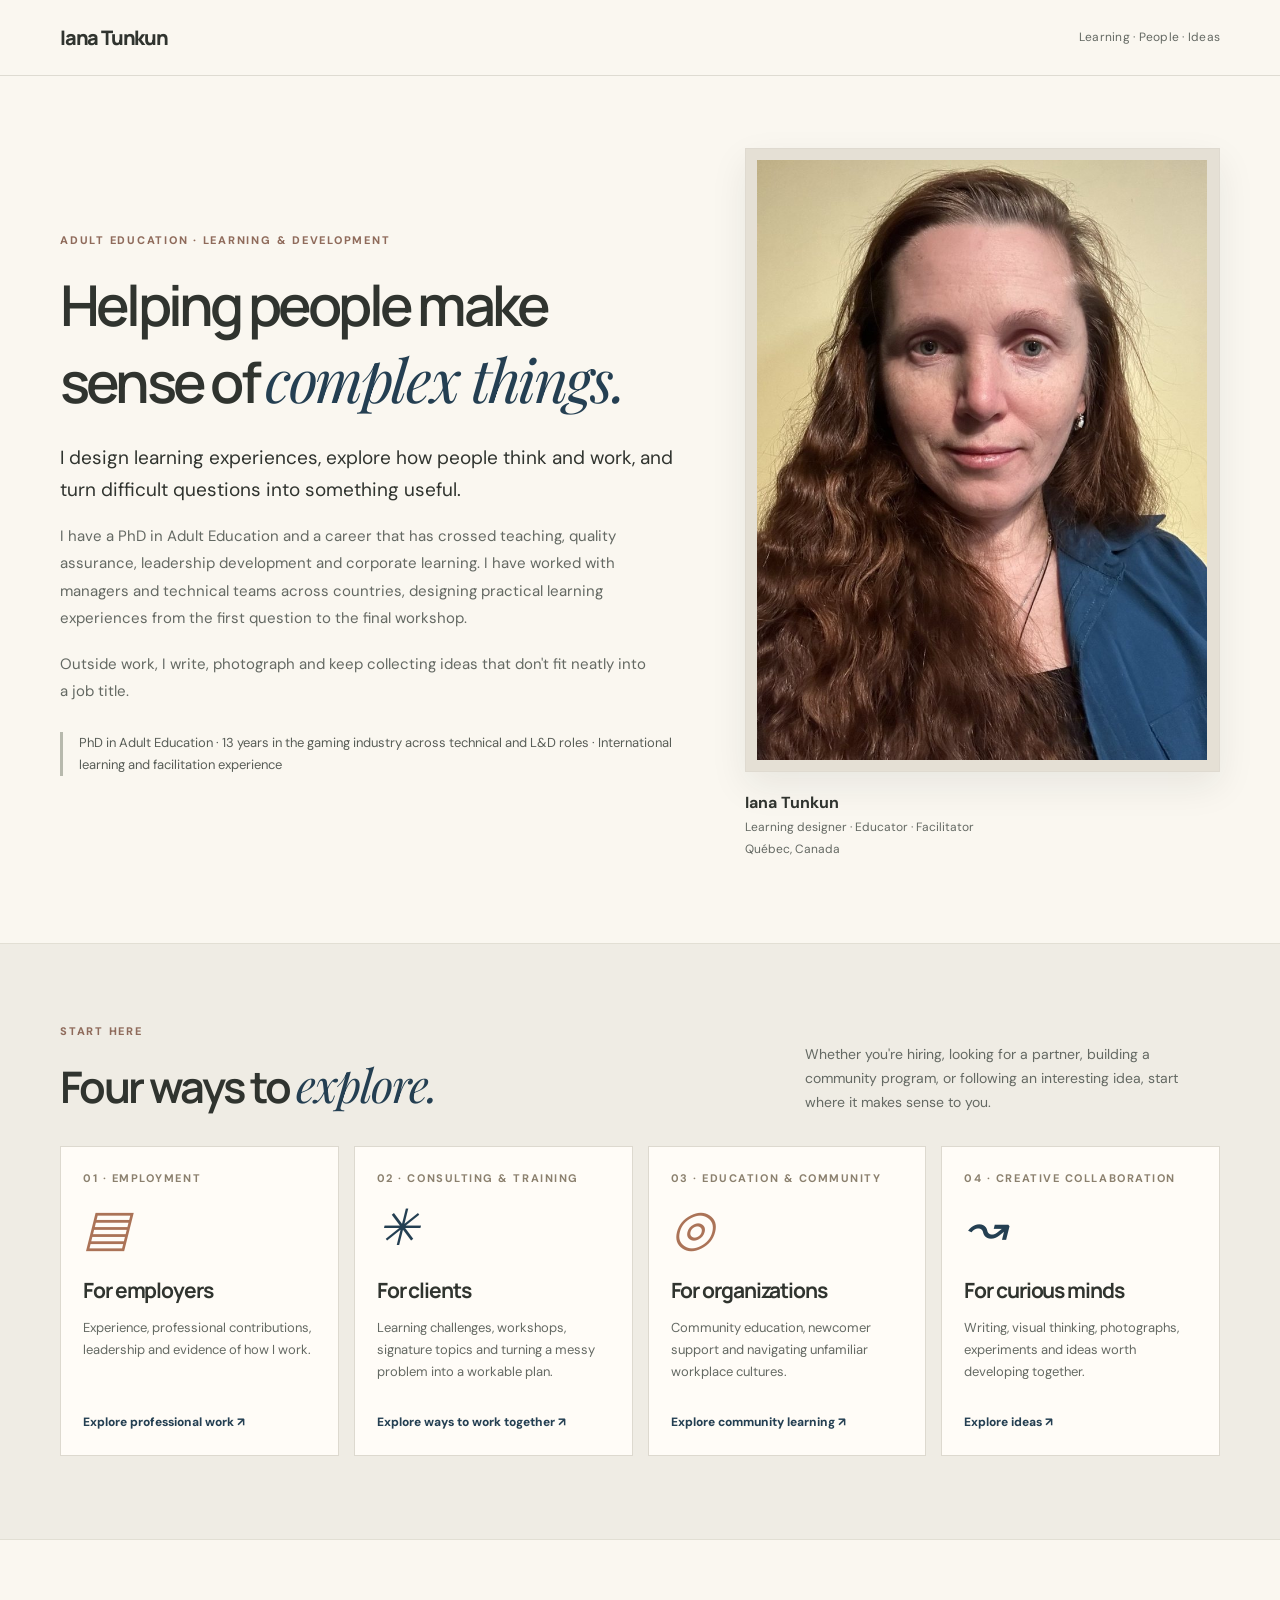
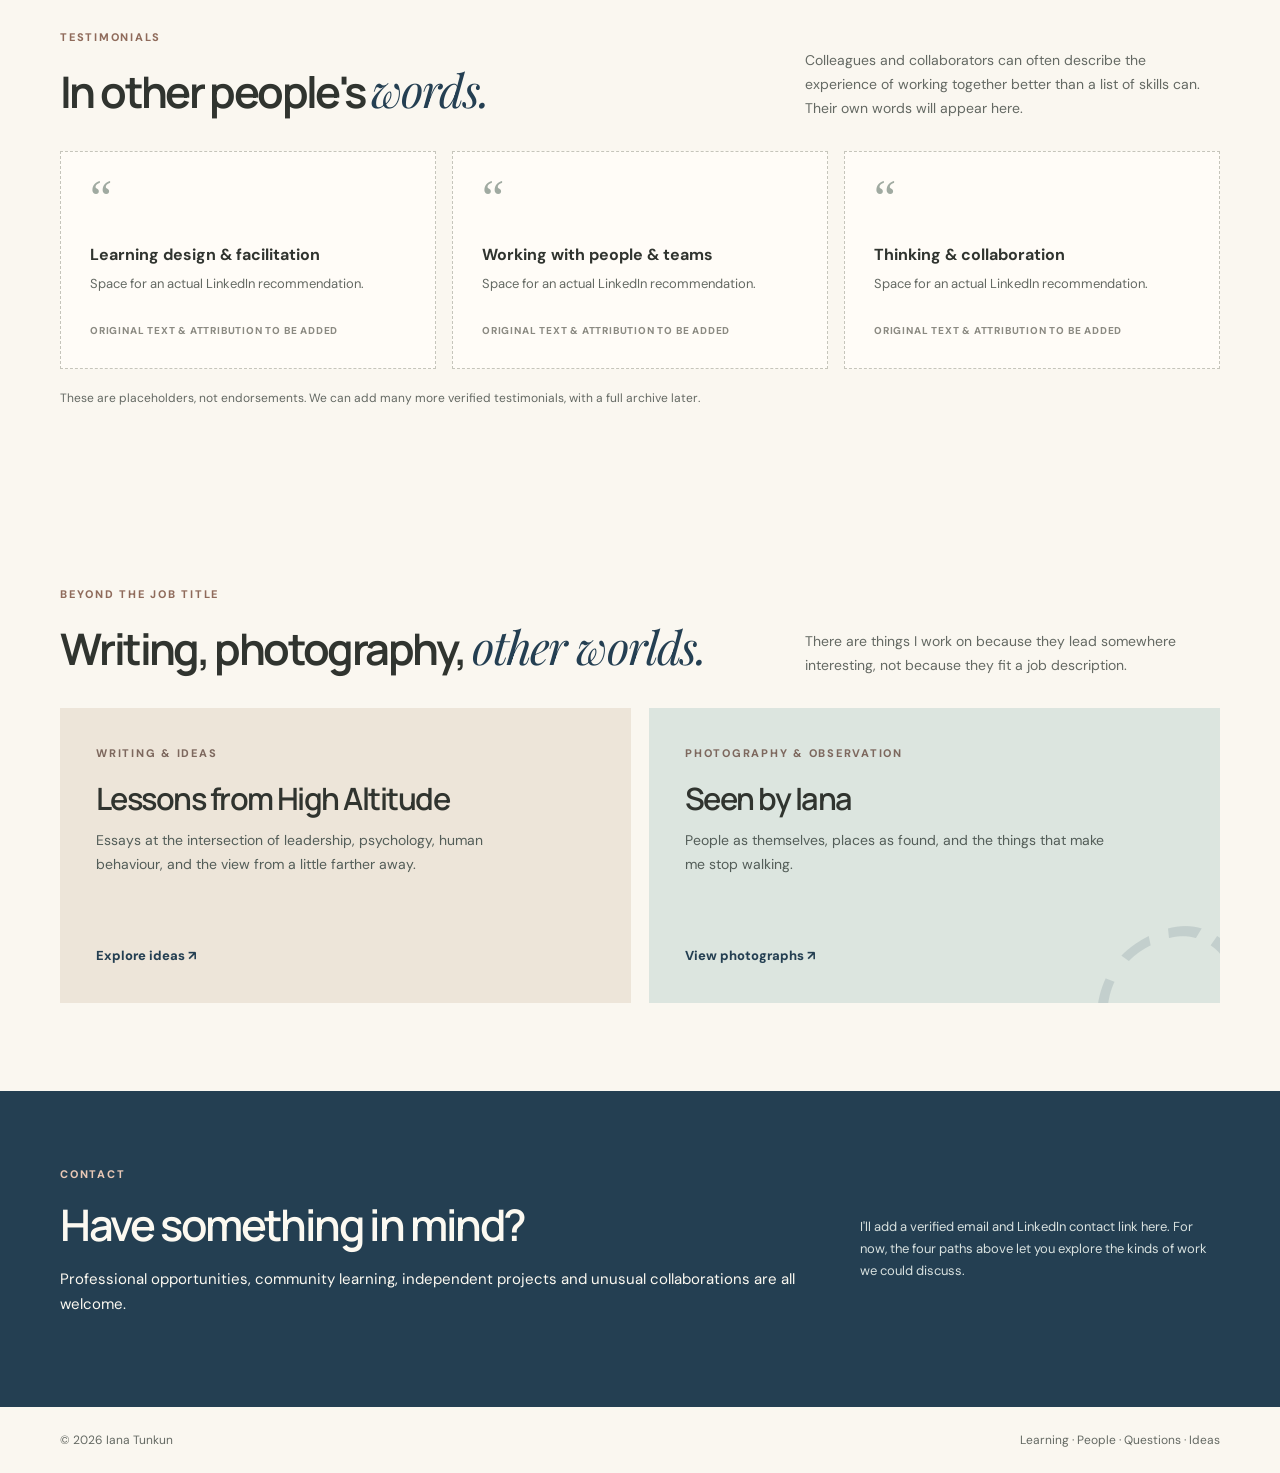
<file: index.html>
<!doctype html><html lang="en"><head><meta charset="utf-8"><meta name="viewport" content="width=device-width,initial-scale=1"><meta name="description" content="Iana Tunkun — adult education, L&D, leadership development, original learning projects and creative collaborations."><title>Learning, people & ideas | Iana Tunkun</title><style>@import url('https://fonts.googleapis.com/css2?family=DM+Sans:wght@400;500;600;700&family=Manrope:wght@400;500;600;700&family=Playfair+Display:ital,wght@0,400;1,400;1,500&display=swap');
:root{--paper:#faf7f0;--white:#fffcf7;--navy:#243f52;--ink:#30342f;--quiet:#646963;--line:#dedbd2;--sage:#dce5d9;--terracotta:#ab7357;--shadow:0 14px 34px rgba(37,54,54,.08)}*{box-sizing:border-box}html{scroll-behavior:smooth}body{margin:0;background:var(--paper);color:var(--ink);font:15px/1.7 'DM Sans',Arial,sans-serif;-webkit-font-smoothing:antialiased}a{text-decoration:none;color:inherit}a:focus-visible{outline:3px solid #527c93;outline-offset:4px}button{font:inherit}.wrap{width:min(1160px,calc(100% - 80px));margin:0 auto}.masthead{border-bottom:1px solid var(--line)}.masthead-inner{height:75px;display:flex;justify-content:space-between;align-items:center}.wordmark{font:800 20px Manrope,Arial,sans-serif;letter-spacing:-.06em}.header-note{font-size:12px;color:var(--quiet);letter-spacing:.02em}.header-return{font-size:13px;font-weight:700;color:var(--navy)}.eyebrow{display:block;font-size:11px;font-weight:800;letter-spacing:.16em;color:#8f6b5b;text-transform:uppercase}.hero{display:grid;grid-template-columns:1.13fr .87fr;gap:68px;align-items:center;padding:72px 0 84px}.hero h1{font:600 clamp(40px,4.4vw,58px)/1.18 Manrope,Arial,sans-serif;letter-spacing:-.067em;margin:22px 0 24px}.hero h1 em,.h2 em{font:italic 400 1.06em 'Playfair Display',Georgia,serif;color:var(--navy);letter-spacing:-.04em}.hero .lead{font-size:19px;line-height:1.65;margin:0 0 18px}.hero .about-short{font-size:15px;color:var(--quiet);max-width:590px;line-height:1.83;margin:0 0 18px}.hero .credentials{border-left:3px solid #b7b9ad;padding-left:16px;color:#585d57;font-size:13px;line-height:1.7;margin-top:26px}.portrait{margin:0}.portrait-frame{padding:11px;background:#e5e0d5;border:1px solid #dfdad0;box-shadow:0 14px 35px rgba(28,39,41,.08)}.portrait img{display:block;width:100%;height:auto;max-height:600px;object-fit:contain;object-position:center}.portrait figcaption{display:flex;flex-direction:column;gap:1px;margin-top:17px;font-size:12px;color:var(--quiet)}.portrait figcaption strong{font-size:16px;color:var(--ink)}.subtle-rule{border:0;border-top:1px solid var(--line)}.routes{padding:78px 0 83px;background:#efece4;border-block:1px solid #e2dfd4}.section-top{display:flex;align-items:end;justify-content:space-between;gap:50px;margin-bottom:31px}.h2{font:650 clamp(31px,3.4vw,44px)/1.2 Manrope,Arial,sans-serif;letter-spacing:-.06em;margin:12px 0 0}.section-top p{max-width:415px;font-size:14px;color:var(--quiet);margin:0}.route-grid{display:grid;grid-template-columns:repeat(4,minmax(0,1fr));gap:15px}.route{display:flex;flex-direction:column;background:var(--white);border:1px solid #ddd9cf;min-height:310px;padding:22px;transition:transform .2s ease,box-shadow .2s ease}.route:hover,.tile:hover{transform:translateY(-4px);box-shadow:var(--shadow)}.route .route-num{font-size:11px;font-weight:700;color:#8b806e;letter-spacing:.14em}.route .glyph{font:italic 50px/.95 'Playfair Display',Georgia,serif;color:var(--terracotta);height:76px;margin-top:14px}.route h3{font:700 21px/1.3 Manrope,Arial,sans-serif;letter-spacing:-.052em;margin:0 0 12px}.route p{font-size:13px;color:var(--quiet);line-height:1.7;margin:0 0 16px}.route .go{margin-top:auto;font-size:12px;font-weight:800;color:var(--navy)}.route:nth-child(2) .glyph,.route:nth-child(4) .glyph{color:var(--navy)}.section{padding:88px 0}.testimonials{background:var(--paper)}.testimonials-grid{display:grid;grid-template-columns:repeat(3,1fr);gap:16px}.testimonial{background:#fffcf7;border:1px dashed #c6c5bb;padding:29px;min-height:218px;display:flex;flex-direction:column}.testimonial .quote{font:50px/.7 Georgia,serif;color:#a0aaa1}.testimonial h3{font-size:16px;line-height:1.4;margin:28px 0 6px}.testimonial p{font-size:13px;color:var(--quiet);margin:0}.testimonial small{font-size:10px;letter-spacing:.08em;color:#8b8a82;margin-top:auto;padding-top:18px;font-weight:800}.note{color:var(--quiet);font-size:12px;margin:19px 0 0}.after-grid{display:grid;grid-template-columns:1fr 1fr;gap:18px}.editorial{background:#ede5d9;padding:36px;min-height:295px;display:flex;flex-direction:column;justify-content:space-between;position:relative;overflow:hidden}.editorial:nth-child(2){background:#dce5df}.editorial .eyebrow{color:#7d685e}.editorial h3{font:600 clamp(26px,2.4vw,33px)/1.25 Manrope,Arial,sans-serif;letter-spacing:-.05em;max-width:370px;margin:16px 0 10px}.editorial p{font-size:14px;color:#535d58;line-height:1.72;max-width:425px;margin:0}.editorial a{align-self:flex-start;font-size:13px;font-weight:800;color:var(--navy);margin-top:24px}.photo-marker{position:absolute;right:-15px;bottom:-54px;font:italic 180px/1 'Playfair Display',Georgia,serif;color:rgba(30,63,84,.13)}.contact{background:var(--navy);padding:74px 0;color:#fcf9f1}.contact .eyebrow{color:#e9c8b6}.contact h2{font:600 clamp(29px,3.4vw,44px)/1.23 Manrope,Arial,sans-serif;letter-spacing:-.055em;max-width:700px;margin:14px 0}.contact-layout{display:flex;justify-content:space-between;align-items:center;gap:40px}.contact-layout>div:last-child{font-size:13px;max-width:360px;color:#d8e1df}.contact a{color:#fff;border-bottom:1px solid #fff}.footer{display:flex;justify-content:space-between;gap:20px;padding:23px 0;font-size:12px;color:var(--quiet)}.button-link{display:inline-flex;padding:12px 18px;background:var(--navy);color:#fff;border-radius:3px;font-size:13px;font-weight:700}.page-intro{padding:75px 0 54px;max-width:800px}.page-intro h1{font:650 clamp(37px,5vw,58px)/1.19 Manrope,Arial,sans-serif;letter-spacing:-.065em;margin:13px 0 19px}.page-intro h1 em{font:italic 400 1.05em 'Playfair Display',Georgia,serif;color:var(--navy)}.page-intro p{font-size:18px;line-height:1.7;color:#535c58;margin:0 0 17px}.page-context{font-size:13px!important;color:#787b74!important}.page-cards{padding:24px 0 95px}.page-cards h2{font:650 28px Manrope,Arial,sans-serif;letter-spacing:-.05em;margin:0 0 23px}.tile-grid{display:grid;grid-template-columns:repeat(3,1fr);gap:16px}.tile{background:var(--white);border:1px solid #dcdcd2;display:flex;flex-direction:column;min-height:320px;transition:transform .2s ease,box-shadow .2s ease}.tile-art{height:143px;background:#dce5d9;position:relative;overflow:hidden;display:flex;align-items:center;justify-content:center}.tile:nth-child(3n+2) .tile-art{background:#e8ddcf}.tile:nth-child(3n) .tile-art{background:#dbe2e7}.tile-art .icon{font:italic 80px 'Playfair Display',Georgia,serif;color:#4b6570;opacity:.8}.tile-body{padding:22px;display:flex;flex:1;flex-direction:column}.tile-body small{font-size:10px;font-weight:700;letter-spacing:.07em;color:#8d6e5c;text-transform:uppercase}.tile h3{font:700 19px/1.35 Manrope,Arial,sans-serif;letter-spacing:-.045em;margin:10px 0}.tile p{font-size:13px;line-height:1.7;color:var(--quiet);margin:0 0 18px}.tile .view{font-size:12px;font-weight:800;color:var(--navy);margin-top:auto}.proof{background:#efeee8;padding:36px 0 44px}.proof-grid{display:grid;grid-template-columns:repeat(4,1fr);gap:13px;margin-top:23px}.proof-card{padding:23px 20px;background:var(--white);border:1px solid #e0dfd7;min-height:137px}.proof-card strong{font:700 29px Manrope,Arial,sans-serif;color:var(--navy);letter-spacing:-.06em}.proof-card p{font-size:12px;line-height:1.6;color:var(--quiet);margin:10px 0 0}.status{display:inline-block;background:#e9e6da;color:#6e6e62;font-size:10px;font-weight:800;letter-spacing:.07em;padding:4px 9px;margin-top:10px}.direct-note{border-left:3px solid var(--terracotta);padding-left:17px;color:var(--quiet);font-size:13px;line-height:1.7;margin-top:24px;max-width:760px}
@media(max-width:1080px){.hero{gap:32px}.route-grid{grid-template-columns:repeat(2,minmax(0,1fr))}.route{min-height:260px}.tile-grid{grid-template-columns:repeat(2,1fr)}}@media(max-width:700px){.wrap{width:calc(100% - 36px)}.header-note{font-size:11px}.hero{grid-template-columns:1fr;padding:46px 0 60px}.hero h1{font-size:clamp(38px,9vw,53px)}.hero .lead{font-size:17px}.portrait{max-width:500px}.routes{padding:56px 0}.section-top{display:block}.section-top p{margin-top:15px}.section{padding:60px 0}.testimonials-grid,.after-grid,.tile-grid,.proof-grid{grid-template-columns:1fr}.contact-layout{display:block}.route-grid{gap:10px}.page-intro{padding-top:55px}.footer{flex-direction:column}.editorial{min-height:250px}}@media(max-width:460px){.route-grid{grid-template-columns:1fr}.route{min-height:225px}.route .glyph{height:55px;margin-top:7px}.contact{padding:55px 0}}@media(prefers-reduced-motion:reduce){html{scroll-behavior:auto}*{transition:none!important}}</style></head><body><header class="masthead"><div class="wrap masthead-inner"><a class="wordmark" href="index.html">Iana Tunkun</a><span class="header-note">Learning · People · Ideas</span></div></header>
<main><section class="wrap hero"><div><span class="eyebrow">ADULT EDUCATION · LEARNING & DEVELOPMENT</span><h1>Helping people make sense of <em>complex things.</em></h1><p class="lead">I design learning experiences, explore how people think and work, and turn difficult questions into something useful.</p><p class="about-short">I have a PhD in Adult Education and a career that has crossed teaching, quality assurance, leadership development and corporate learning. I have worked with managers and technical teams across countries, designing practical learning experiences from the first question to the final workshop.</p><p class="about-short">Outside work, I write, photograph and keep collecting ideas that don't fit neatly into a job title.</p><div class="credentials">PhD in Adult Education · 13 years in the gaming industry across technical and L&D roles · International learning and facilitation experience</div></div><figure class="portrait"><div class="portrait-frame"><img src="portrait.jpg" width="960" height="1280" alt="Portrait of Iana Tunkun"></div><figcaption><strong>Iana Tunkun</strong><span>Learning designer · Educator · Facilitator</span><span>Québec, Canada</span></figcaption></figure></section>
<section class="routes" id="paths"><div class="wrap"><div class="section-top"><div><span class="eyebrow">START HERE</span><h2 class="h2">Four ways to <em>explore.</em></h2></div><p>Whether you're hiring, looking for a partner, building a community program, or following an interesting idea, start where it makes sense to you.</p></div><div class="route-grid">
<a class="route" href="for/employers.html"><span class="route-num">01 · EMPLOYMENT</span><span class="glyph" aria-hidden="true">▤</span><h3>For employers</h3><p>Experience, professional contributions, leadership and evidence of how I work.</p><span class="go">Explore professional work ↗</span></a>
<a class="route" href="for/clients.html"><span class="route-num">02 · CONSULTING & TRAINING</span><span class="glyph" aria-hidden="true">✳</span><h3>For clients</h3><p>Learning challenges, workshops, signature topics and turning a messy problem into a workable plan.</p><span class="go">Explore ways to work together ↗</span></a>
<a class="route" href="for/organizations.html"><span class="route-num">03 · EDUCATION & COMMUNITY</span><span class="glyph" aria-hidden="true">◎</span><h3>For organizations</h3><p>Community education, newcomer support and navigating unfamiliar workplace cultures.</p><span class="go">Explore community learning ↗</span></a>
<a class="route" href="for/collaborators.html"><span class="route-num">04 · CREATIVE COLLABORATION</span><span class="glyph" aria-hidden="true">↝</span><h3>For curious minds</h3><p>Writing, visual thinking, photographs, experiments and ideas worth developing together.</p><span class="go">Explore ideas ↗</span></a>
</div></div></section>
<section class="section testimonials" id="testimonials"><div class="wrap"><div class="section-top"><div><span class="eyebrow">TESTIMONIALS</span><h2 class="h2">In other people's <em>words.</em></h2></div><p>Colleagues and collaborators can often describe the experience of working together better than a list of skills can. Their own words will appear here.</p></div><div class="testimonials-grid"><div class="testimonial"><span class="quote">“</span><h3>Learning design & facilitation</h3><p>Space for an actual LinkedIn recommendation.</p><small>ORIGINAL TEXT & ATTRIBUTION TO BE ADDED</small></div><div class="testimonial"><span class="quote">“</span><h3>Working with people & teams</h3><p>Space for an actual LinkedIn recommendation.</p><small>ORIGINAL TEXT & ATTRIBUTION TO BE ADDED</small></div><div class="testimonial"><span class="quote">“</span><h3>Thinking & collaboration</h3><p>Space for an actual LinkedIn recommendation.</p><small>ORIGINAL TEXT & ATTRIBUTION TO BE ADDED</small></div></div><p class="note">These are placeholders, not endorsements. We can add many more verified testimonials, with a full archive later.</p></div></section>
<section class="section" id="beyond"><div class="wrap"><div class="section-top"><div><span class="eyebrow">BEYOND THE JOB TITLE</span><h2 class="h2">Writing, photography, <em>other worlds.</em></h2></div><p>There are things I work on because they lead somewhere interesting, not because they fit a job description.</p></div><div class="after-grid"><article class="editorial"><div><span class="eyebrow">WRITING & IDEAS</span><h3>Lessons from High Altitude</h3><p>Essays at the intersection of leadership, psychology, human behaviour, and the view from a little farther away.</p></div><a href="for/collaborators.html">Explore ideas ↗</a></article><article class="editorial"><div><span class="eyebrow">PHOTOGRAPHY & OBSERVATION</span><h3>Seen by Iana</h3><p>People as themselves, places as found, and the things that make me stop walking.</p></div><a href="https://www.instagram.com/seenbyiana/" target="_blank" rel="noopener noreferrer">View photographs ↗</a><span class="photo-marker" aria-hidden="true">◌</span></article></div></div></section>
<section class="contact" id="contact"><div class="wrap contact-layout"><div><span class="eyebrow">CONTACT</span><h2>Have something in mind?</h2><p>Professional opportunities, community learning, independent projects and unusual collaborations are all welcome.</p></div><div><p>I'll add a verified email and LinkedIn contact link here. For now, the four paths above let you explore the kinds of work we could discuss.</p></div></div></section></main><footer class="wrap footer"><span>© <span id="year">2026</span> Iana Tunkun</span><span>Learning · People · Questions · Ideas</span></footer><script>document.getElementById('year').textContent=new Date().getFullYear()</script></body></html>
</file>
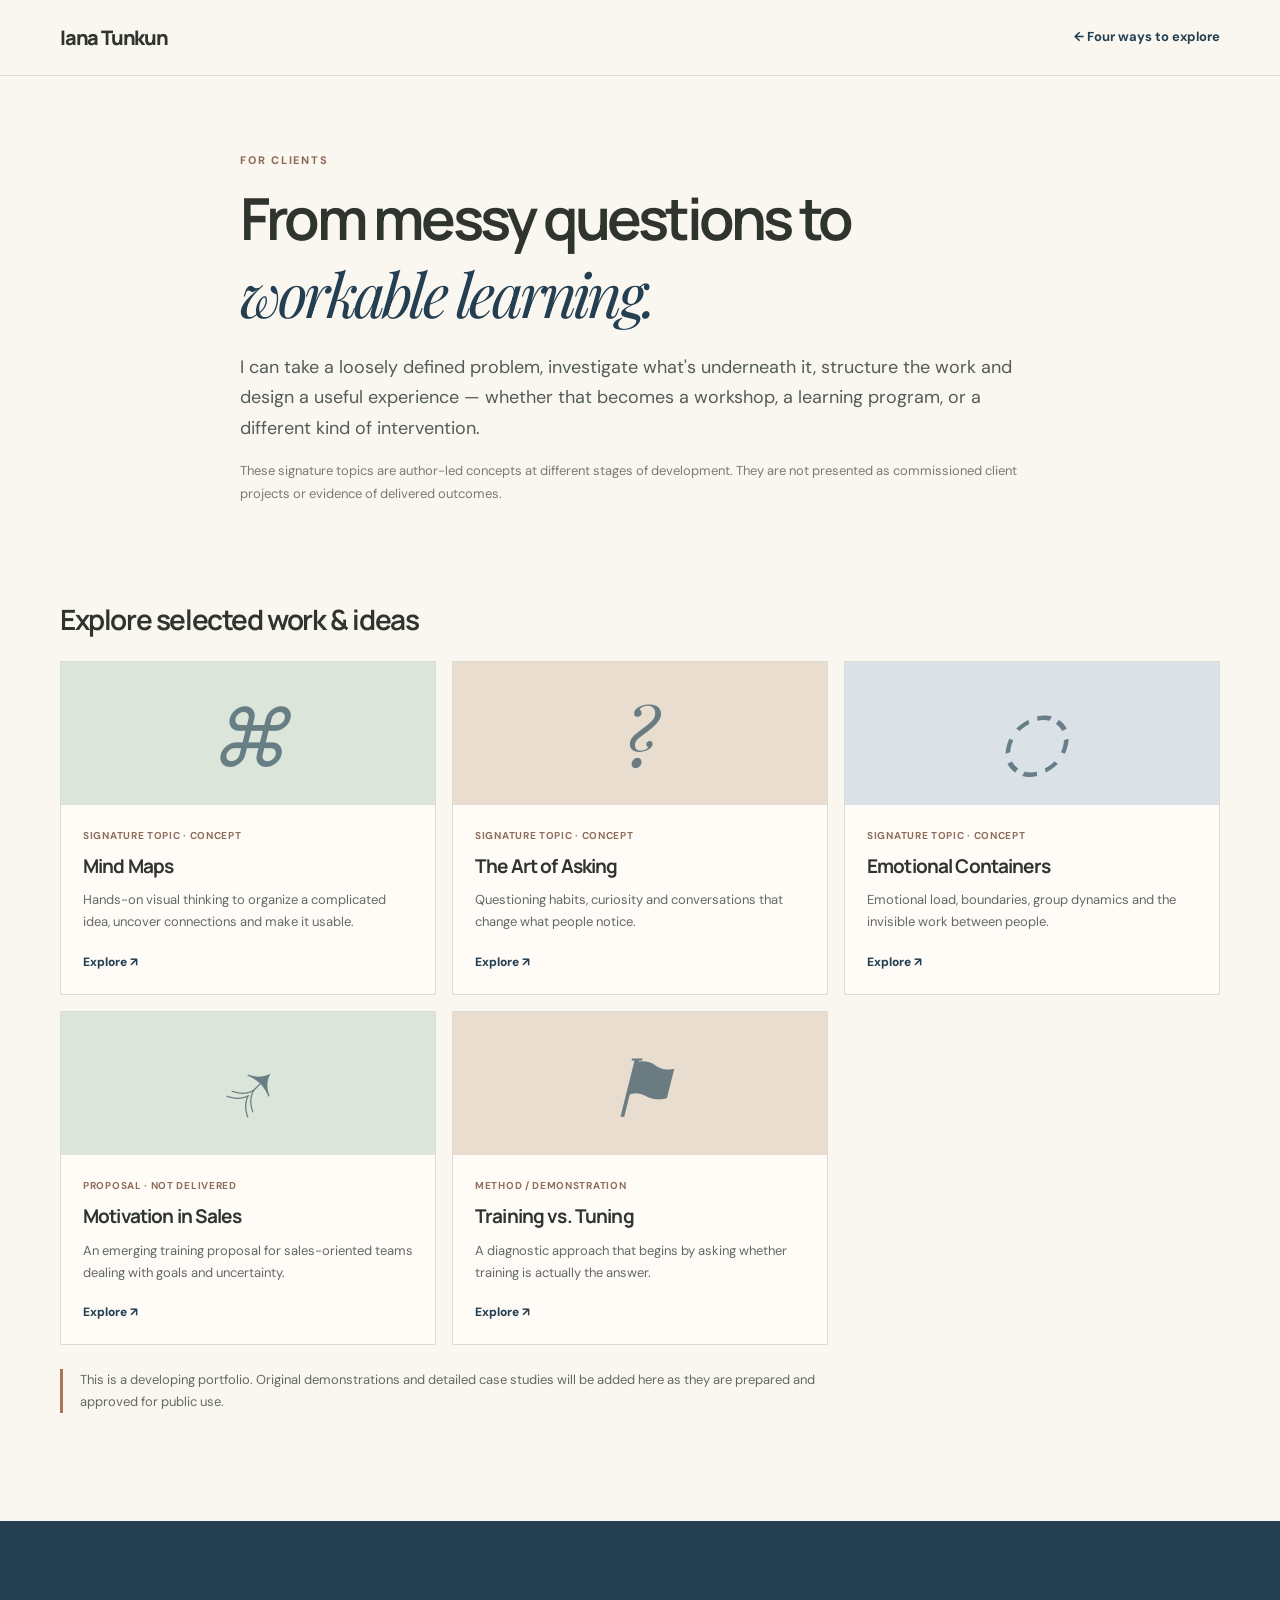
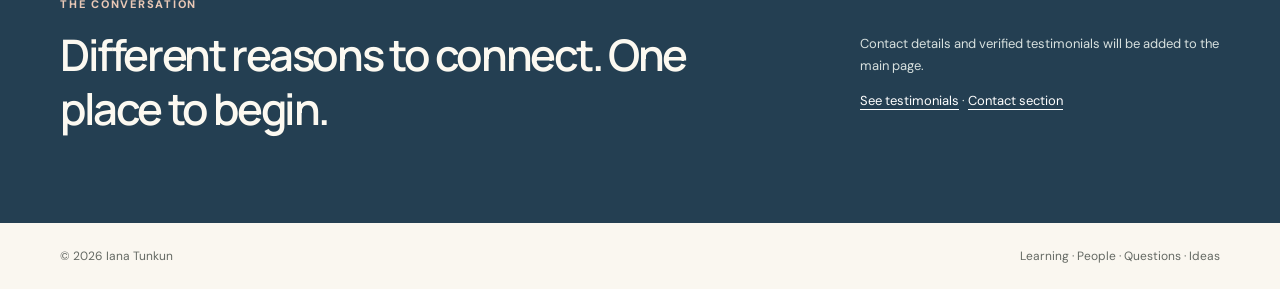
<file: for/clients.html>
<!doctype html><html lang="en"><head><meta charset="utf-8"><meta name="viewport" content="width=device-width,initial-scale=1"><meta name="description" content="I can take a loosely defined problem, investigate what's underneath it, structure the work and design a useful experience — whether that becomes a workshop, a learning program, or a different kind of intervention."><title>FOR CLIENTS | Iana Tunkun</title><style>@import url('https://fonts.googleapis.com/css2?family=DM+Sans:wght@400;500;600;700&family=Manrope:wght@400;500;600;700&family=Playfair+Display:ital,wght@0,400;1,400;1,500&display=swap');
:root{--paper:#faf7f0;--white:#fffcf7;--navy:#243f52;--ink:#30342f;--quiet:#646963;--line:#dedbd2;--sage:#dce5d9;--terracotta:#ab7357;--shadow:0 14px 34px rgba(37,54,54,.08)}*{box-sizing:border-box}html{scroll-behavior:smooth}body{margin:0;background:var(--paper);color:var(--ink);font:15px/1.7 'DM Sans',Arial,sans-serif;-webkit-font-smoothing:antialiased}a{text-decoration:none;color:inherit}a:focus-visible{outline:3px solid #527c93;outline-offset:4px}button{font:inherit}.wrap{width:min(1160px,calc(100% - 80px));margin:0 auto}.masthead{border-bottom:1px solid var(--line)}.masthead-inner{height:75px;display:flex;justify-content:space-between;align-items:center}.wordmark{font:800 20px Manrope,Arial,sans-serif;letter-spacing:-.06em}.header-note{font-size:12px;color:var(--quiet);letter-spacing:.02em}.header-return{font-size:13px;font-weight:700;color:var(--navy)}.eyebrow{display:block;font-size:11px;font-weight:800;letter-spacing:.16em;color:#8f6b5b;text-transform:uppercase}.hero{display:grid;grid-template-columns:1.13fr .87fr;gap:68px;align-items:center;padding:72px 0 84px}.hero h1{font:600 clamp(40px,4.4vw,58px)/1.18 Manrope,Arial,sans-serif;letter-spacing:-.067em;margin:22px 0 24px}.hero h1 em,.h2 em{font:italic 400 1.06em 'Playfair Display',Georgia,serif;color:var(--navy);letter-spacing:-.04em}.hero .lead{font-size:19px;line-height:1.65;margin:0 0 18px}.hero .about-short{font-size:15px;color:var(--quiet);max-width:590px;line-height:1.83;margin:0 0 18px}.hero .credentials{border-left:3px solid #b7b9ad;padding-left:16px;color:#585d57;font-size:13px;line-height:1.7;margin-top:26px}.portrait{margin:0}.portrait-frame{padding:11px;background:#e5e0d5;border:1px solid #dfdad0;box-shadow:0 14px 35px rgba(28,39,41,.08)}.portrait img{display:block;width:100%;height:auto;max-height:600px;object-fit:contain;object-position:center}.portrait figcaption{display:flex;flex-direction:column;gap:1px;margin-top:17px;font-size:12px;color:var(--quiet)}.portrait figcaption strong{font-size:16px;color:var(--ink)}.subtle-rule{border:0;border-top:1px solid var(--line)}.routes{padding:78px 0 83px;background:#efece4;border-block:1px solid #e2dfd4}.section-top{display:flex;align-items:end;justify-content:space-between;gap:50px;margin-bottom:31px}.h2{font:650 clamp(31px,3.4vw,44px)/1.2 Manrope,Arial,sans-serif;letter-spacing:-.06em;margin:12px 0 0}.section-top p{max-width:415px;font-size:14px;color:var(--quiet);margin:0}.route-grid{display:grid;grid-template-columns:repeat(4,minmax(0,1fr));gap:15px}.route{display:flex;flex-direction:column;background:var(--white);border:1px solid #ddd9cf;min-height:310px;padding:22px;transition:transform .2s ease,box-shadow .2s ease}.route:hover,.tile:hover{transform:translateY(-4px);box-shadow:var(--shadow)}.route .route-num{font-size:11px;font-weight:700;color:#8b806e;letter-spacing:.14em}.route .glyph{font:italic 50px/.95 'Playfair Display',Georgia,serif;color:var(--terracotta);height:76px;margin-top:14px}.route h3{font:700 21px/1.3 Manrope,Arial,sans-serif;letter-spacing:-.052em;margin:0 0 12px}.route p{font-size:13px;color:var(--quiet);line-height:1.7;margin:0 0 16px}.route .go{margin-top:auto;font-size:12px;font-weight:800;color:var(--navy)}.route:nth-child(2) .glyph,.route:nth-child(4) .glyph{color:var(--navy)}.section{padding:88px 0}.testimonials{background:var(--paper)}.testimonials-grid{display:grid;grid-template-columns:repeat(3,1fr);gap:16px}.testimonial{background:#fffcf7;border:1px dashed #c6c5bb;padding:29px;min-height:218px;display:flex;flex-direction:column}.testimonial .quote{font:50px/.7 Georgia,serif;color:#a0aaa1}.testimonial h3{font-size:16px;line-height:1.4;margin:28px 0 6px}.testimonial p{font-size:13px;color:var(--quiet);margin:0}.testimonial small{font-size:10px;letter-spacing:.08em;color:#8b8a82;margin-top:auto;padding-top:18px;font-weight:800}.note{color:var(--quiet);font-size:12px;margin:19px 0 0}.after-grid{display:grid;grid-template-columns:1fr 1fr;gap:18px}.editorial{background:#ede5d9;padding:36px;min-height:295px;display:flex;flex-direction:column;justify-content:space-between;position:relative;overflow:hidden}.editorial:nth-child(2){background:#dce5df}.editorial .eyebrow{color:#7d685e}.editorial h3{font:600 clamp(26px,2.4vw,33px)/1.25 Manrope,Arial,sans-serif;letter-spacing:-.05em;max-width:370px;margin:16px 0 10px}.editorial p{font-size:14px;color:#535d58;line-height:1.72;max-width:425px;margin:0}.editorial a{align-self:flex-start;font-size:13px;font-weight:800;color:var(--navy);margin-top:24px}.photo-marker{position:absolute;right:-15px;bottom:-54px;font:italic 180px/1 'Playfair Display',Georgia,serif;color:rgba(30,63,84,.13)}.contact{background:var(--navy);padding:74px 0;color:#fcf9f1}.contact .eyebrow{color:#e9c8b6}.contact h2{font:600 clamp(29px,3.4vw,44px)/1.23 Manrope,Arial,sans-serif;letter-spacing:-.055em;max-width:700px;margin:14px 0}.contact-layout{display:flex;justify-content:space-between;align-items:center;gap:40px}.contact-layout>div:last-child{font-size:13px;max-width:360px;color:#d8e1df}.contact a{color:#fff;border-bottom:1px solid #fff}.footer{display:flex;justify-content:space-between;gap:20px;padding:23px 0;font-size:12px;color:var(--quiet)}.button-link{display:inline-flex;padding:12px 18px;background:var(--navy);color:#fff;border-radius:3px;font-size:13px;font-weight:700}.page-intro{padding:75px 0 54px;max-width:800px}.page-intro h1{font:650 clamp(37px,5vw,58px)/1.19 Manrope,Arial,sans-serif;letter-spacing:-.065em;margin:13px 0 19px}.page-intro h1 em{font:italic 400 1.05em 'Playfair Display',Georgia,serif;color:var(--navy)}.page-intro p{font-size:18px;line-height:1.7;color:#535c58;margin:0 0 17px}.page-context{font-size:13px!important;color:#787b74!important}.page-cards{padding:24px 0 95px}.page-cards h2{font:650 28px Manrope,Arial,sans-serif;letter-spacing:-.05em;margin:0 0 23px}.tile-grid{display:grid;grid-template-columns:repeat(3,1fr);gap:16px}.tile{background:var(--white);border:1px solid #dcdcd2;display:flex;flex-direction:column;min-height:320px;transition:transform .2s ease,box-shadow .2s ease}.tile-art{height:143px;background:#dce5d9;position:relative;overflow:hidden;display:flex;align-items:center;justify-content:center}.tile:nth-child(3n+2) .tile-art{background:#e8ddcf}.tile:nth-child(3n) .tile-art{background:#dbe2e7}.tile-art .icon{font:italic 80px 'Playfair Display',Georgia,serif;color:#4b6570;opacity:.8}.tile-body{padding:22px;display:flex;flex:1;flex-direction:column}.tile-body small{font-size:10px;font-weight:700;letter-spacing:.07em;color:#8d6e5c;text-transform:uppercase}.tile h3{font:700 19px/1.35 Manrope,Arial,sans-serif;letter-spacing:-.045em;margin:10px 0}.tile p{font-size:13px;line-height:1.7;color:var(--quiet);margin:0 0 18px}.tile .view{font-size:12px;font-weight:800;color:var(--navy);margin-top:auto}.proof{background:#efeee8;padding:36px 0 44px}.proof-grid{display:grid;grid-template-columns:repeat(4,1fr);gap:13px;margin-top:23px}.proof-card{padding:23px 20px;background:var(--white);border:1px solid #e0dfd7;min-height:137px}.proof-card strong{font:700 29px Manrope,Arial,sans-serif;color:var(--navy);letter-spacing:-.06em}.proof-card p{font-size:12px;line-height:1.6;color:var(--quiet);margin:10px 0 0}.status{display:inline-block;background:#e9e6da;color:#6e6e62;font-size:10px;font-weight:800;letter-spacing:.07em;padding:4px 9px;margin-top:10px}.direct-note{border-left:3px solid var(--terracotta);padding-left:17px;color:var(--quiet);font-size:13px;line-height:1.7;margin-top:24px;max-width:760px}
@media(max-width:1080px){.hero{gap:32px}.route-grid{grid-template-columns:repeat(2,minmax(0,1fr))}.route{min-height:260px}.tile-grid{grid-template-columns:repeat(2,1fr)}}@media(max-width:700px){.wrap{width:calc(100% - 36px)}.header-note{font-size:11px}.hero{grid-template-columns:1fr;padding:46px 0 60px}.hero h1{font-size:clamp(38px,9vw,53px)}.hero .lead{font-size:17px}.portrait{max-width:500px}.routes{padding:56px 0}.section-top{display:block}.section-top p{margin-top:15px}.section{padding:60px 0}.testimonials-grid,.after-grid,.tile-grid,.proof-grid{grid-template-columns:1fr}.contact-layout{display:block}.route-grid{gap:10px}.page-intro{padding-top:55px}.footer{flex-direction:column}.editorial{min-height:250px}}@media(max-width:460px){.route-grid{grid-template-columns:1fr}.route{min-height:225px}.route .glyph{height:55px;margin-top:7px}.contact{padding:55px 0}}@media(prefers-reduced-motion:reduce){html{scroll-behavior:auto}*{transition:none!important}}</style></head><body><header class="masthead"><div class="wrap masthead-inner"><a class="wordmark" href="../index.html">Iana Tunkun</a><a href="../index.html#paths" class="header-return">← Four ways to explore</a></div></header><main><section class="wrap page-intro"><span class="eyebrow">FOR CLIENTS</span><h1>From messy questions to <em>workable learning.</em></h1><p>I can take a loosely defined problem, investigate what's underneath it, structure the work and design a useful experience — whether that becomes a workshop, a learning program, or a different kind of intervention.</p><p class="page-context">These signature topics are author-led concepts at different stages of development. They are not presented as commissioned client projects or evidence of delivered outcomes.</p></section><section class="wrap page-cards"><h2>Explore selected work & ideas</h2><div class="tile-grid"><a class="tile" href="../projects/mind-maps.html"><div class="tile-art"><span class="icon" aria-hidden="true">⌘</span></div><div class="tile-body"><small>SIGNATURE TOPIC · CONCEPT</small><h3>Mind Maps</h3><p>Hands-on visual thinking to organize a complicated idea, uncover connections and make it usable.</p><span class="view">Explore ↗</span></div></a><a class="tile" href="../projects/art-of-asking.html"><div class="tile-art"><span class="icon" aria-hidden="true">?</span></div><div class="tile-body"><small>SIGNATURE TOPIC · CONCEPT</small><h3>The Art of Asking</h3><p>Questioning habits, curiosity and conversations that change what people notice.</p><span class="view">Explore ↗</span></div></a><a class="tile" href="../projects/emotional-containers.html"><div class="tile-art"><span class="icon" aria-hidden="true">◌</span></div><div class="tile-body"><small>SIGNATURE TOPIC · CONCEPT</small><h3>Emotional Containers</h3><p>Emotional load, boundaries, group dynamics and the invisible work between people.</p><span class="view">Explore ↗</span></div></a><a class="tile" href="../projects/sales-motivation.html"><div class="tile-art"><span class="icon" aria-hidden="true">↗</span></div><div class="tile-body"><small>PROPOSAL · NOT DELIVERED</small><h3>Motivation in Sales</h3><p>An emerging training proposal for sales-oriented teams dealing with goals and uncertainty.</p><span class="view">Explore ↗</span></div></a><a class="tile" href="../projects/training-vs-tuning.html"><div class="tile-art"><span class="icon" aria-hidden="true">⚑</span></div><div class="tile-body"><small>METHOD / DEMONSTRATION</small><h3>Training vs. Tuning</h3><p>A diagnostic approach that begins by asking whether training is actually the answer.</p><span class="view">Explore ↗</span></div></a></div><p class="direct-note">This is a developing portfolio. Original demonstrations and detailed case studies will be added here as they are prepared and approved for public use.</p></section><section class="contact"><div class="wrap contact-layout"><div><span class="eyebrow">THE CONVERSATION</span><h2>Different reasons to connect. One place to begin.</h2></div><div><p>Contact details and verified testimonials will be added to the main page.</p><p><a href="../index.html#testimonials">See testimonials</a> · <a href="../index.html#contact">Contact section</a></p></div></div></section></main><footer class="wrap footer"><span>© <span id="year">2026</span> Iana Tunkun</span><span>Learning · People · Questions · Ideas</span></footer><script>document.getElementById('year').textContent=new Date().getFullYear()</script></body></html>
</file>
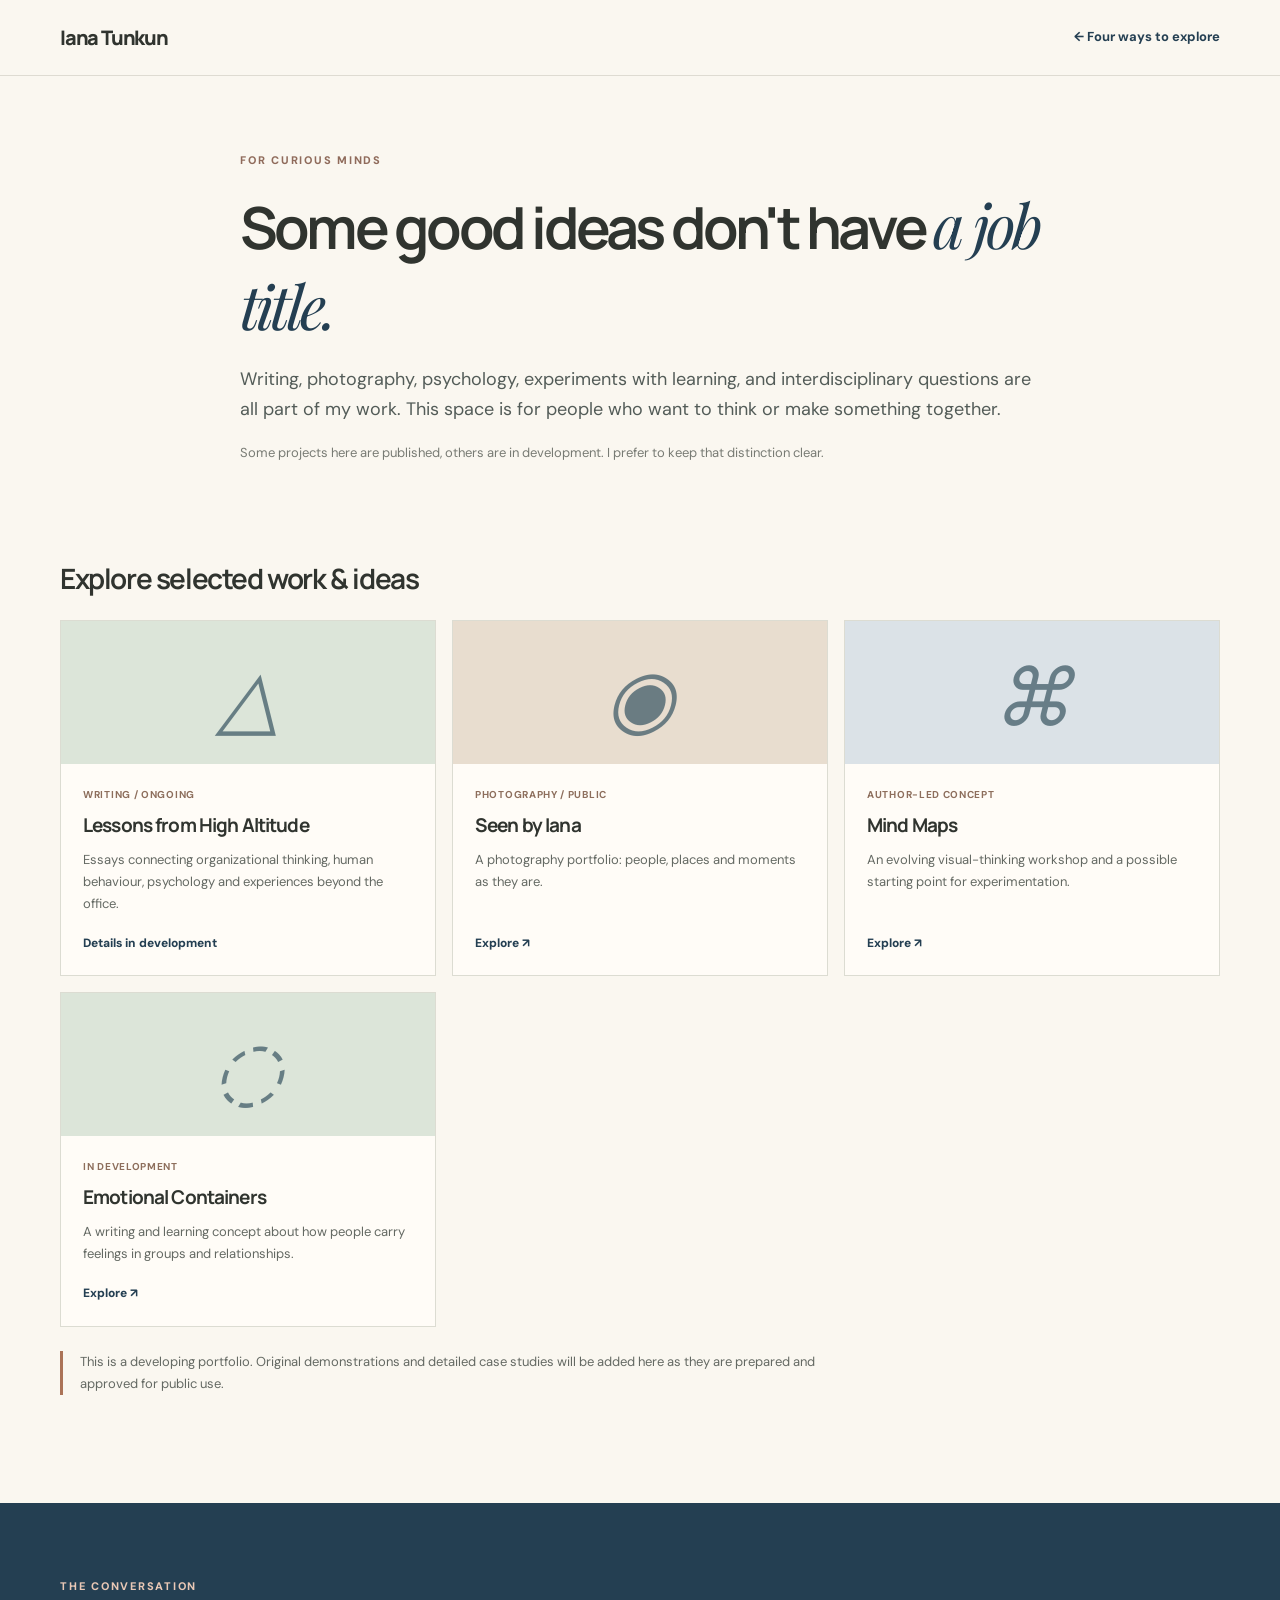
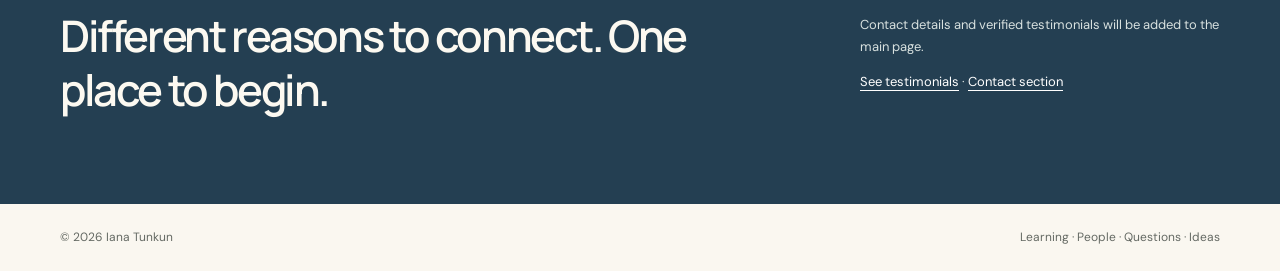
<file: for/collaborators.html>
<!doctype html><html lang="en"><head><meta charset="utf-8"><meta name="viewport" content="width=device-width,initial-scale=1"><meta name="description" content="Writing, photography, psychology, experiments with learning, and interdisciplinary questions are all part of my work. This space is for people who want to think or make something together."><title>FOR CURIOUS MINDS | Iana Tunkun</title><style>@import url('https://fonts.googleapis.com/css2?family=DM+Sans:wght@400;500;600;700&family=Manrope:wght@400;500;600;700&family=Playfair+Display:ital,wght@0,400;1,400;1,500&display=swap');
:root{--paper:#faf7f0;--white:#fffcf7;--navy:#243f52;--ink:#30342f;--quiet:#646963;--line:#dedbd2;--sage:#dce5d9;--terracotta:#ab7357;--shadow:0 14px 34px rgba(37,54,54,.08)}*{box-sizing:border-box}html{scroll-behavior:smooth}body{margin:0;background:var(--paper);color:var(--ink);font:15px/1.7 'DM Sans',Arial,sans-serif;-webkit-font-smoothing:antialiased}a{text-decoration:none;color:inherit}a:focus-visible{outline:3px solid #527c93;outline-offset:4px}button{font:inherit}.wrap{width:min(1160px,calc(100% - 80px));margin:0 auto}.masthead{border-bottom:1px solid var(--line)}.masthead-inner{height:75px;display:flex;justify-content:space-between;align-items:center}.wordmark{font:800 20px Manrope,Arial,sans-serif;letter-spacing:-.06em}.header-note{font-size:12px;color:var(--quiet);letter-spacing:.02em}.header-return{font-size:13px;font-weight:700;color:var(--navy)}.eyebrow{display:block;font-size:11px;font-weight:800;letter-spacing:.16em;color:#8f6b5b;text-transform:uppercase}.hero{display:grid;grid-template-columns:1.13fr .87fr;gap:68px;align-items:center;padding:72px 0 84px}.hero h1{font:600 clamp(40px,4.4vw,58px)/1.18 Manrope,Arial,sans-serif;letter-spacing:-.067em;margin:22px 0 24px}.hero h1 em,.h2 em{font:italic 400 1.06em 'Playfair Display',Georgia,serif;color:var(--navy);letter-spacing:-.04em}.hero .lead{font-size:19px;line-height:1.65;margin:0 0 18px}.hero .about-short{font-size:15px;color:var(--quiet);max-width:590px;line-height:1.83;margin:0 0 18px}.hero .credentials{border-left:3px solid #b7b9ad;padding-left:16px;color:#585d57;font-size:13px;line-height:1.7;margin-top:26px}.portrait{margin:0}.portrait-frame{padding:11px;background:#e5e0d5;border:1px solid #dfdad0;box-shadow:0 14px 35px rgba(28,39,41,.08)}.portrait img{display:block;width:100%;height:auto;max-height:600px;object-fit:contain;object-position:center}.portrait figcaption{display:flex;flex-direction:column;gap:1px;margin-top:17px;font-size:12px;color:var(--quiet)}.portrait figcaption strong{font-size:16px;color:var(--ink)}.subtle-rule{border:0;border-top:1px solid var(--line)}.routes{padding:78px 0 83px;background:#efece4;border-block:1px solid #e2dfd4}.section-top{display:flex;align-items:end;justify-content:space-between;gap:50px;margin-bottom:31px}.h2{font:650 clamp(31px,3.4vw,44px)/1.2 Manrope,Arial,sans-serif;letter-spacing:-.06em;margin:12px 0 0}.section-top p{max-width:415px;font-size:14px;color:var(--quiet);margin:0}.route-grid{display:grid;grid-template-columns:repeat(4,minmax(0,1fr));gap:15px}.route{display:flex;flex-direction:column;background:var(--white);border:1px solid #ddd9cf;min-height:310px;padding:22px;transition:transform .2s ease,box-shadow .2s ease}.route:hover,.tile:hover{transform:translateY(-4px);box-shadow:var(--shadow)}.route .route-num{font-size:11px;font-weight:700;color:#8b806e;letter-spacing:.14em}.route .glyph{font:italic 50px/.95 'Playfair Display',Georgia,serif;color:var(--terracotta);height:76px;margin-top:14px}.route h3{font:700 21px/1.3 Manrope,Arial,sans-serif;letter-spacing:-.052em;margin:0 0 12px}.route p{font-size:13px;color:var(--quiet);line-height:1.7;margin:0 0 16px}.route .go{margin-top:auto;font-size:12px;font-weight:800;color:var(--navy)}.route:nth-child(2) .glyph,.route:nth-child(4) .glyph{color:var(--navy)}.section{padding:88px 0}.testimonials{background:var(--paper)}.testimonials-grid{display:grid;grid-template-columns:repeat(3,1fr);gap:16px}.testimonial{background:#fffcf7;border:1px dashed #c6c5bb;padding:29px;min-height:218px;display:flex;flex-direction:column}.testimonial .quote{font:50px/.7 Georgia,serif;color:#a0aaa1}.testimonial h3{font-size:16px;line-height:1.4;margin:28px 0 6px}.testimonial p{font-size:13px;color:var(--quiet);margin:0}.testimonial small{font-size:10px;letter-spacing:.08em;color:#8b8a82;margin-top:auto;padding-top:18px;font-weight:800}.note{color:var(--quiet);font-size:12px;margin:19px 0 0}.after-grid{display:grid;grid-template-columns:1fr 1fr;gap:18px}.editorial{background:#ede5d9;padding:36px;min-height:295px;display:flex;flex-direction:column;justify-content:space-between;position:relative;overflow:hidden}.editorial:nth-child(2){background:#dce5df}.editorial .eyebrow{color:#7d685e}.editorial h3{font:600 clamp(26px,2.4vw,33px)/1.25 Manrope,Arial,sans-serif;letter-spacing:-.05em;max-width:370px;margin:16px 0 10px}.editorial p{font-size:14px;color:#535d58;line-height:1.72;max-width:425px;margin:0}.editorial a{align-self:flex-start;font-size:13px;font-weight:800;color:var(--navy);margin-top:24px}.photo-marker{position:absolute;right:-15px;bottom:-54px;font:italic 180px/1 'Playfair Display',Georgia,serif;color:rgba(30,63,84,.13)}.contact{background:var(--navy);padding:74px 0;color:#fcf9f1}.contact .eyebrow{color:#e9c8b6}.contact h2{font:600 clamp(29px,3.4vw,44px)/1.23 Manrope,Arial,sans-serif;letter-spacing:-.055em;max-width:700px;margin:14px 0}.contact-layout{display:flex;justify-content:space-between;align-items:center;gap:40px}.contact-layout>div:last-child{font-size:13px;max-width:360px;color:#d8e1df}.contact a{color:#fff;border-bottom:1px solid #fff}.footer{display:flex;justify-content:space-between;gap:20px;padding:23px 0;font-size:12px;color:var(--quiet)}.button-link{display:inline-flex;padding:12px 18px;background:var(--navy);color:#fff;border-radius:3px;font-size:13px;font-weight:700}.page-intro{padding:75px 0 54px;max-width:800px}.page-intro h1{font:650 clamp(37px,5vw,58px)/1.19 Manrope,Arial,sans-serif;letter-spacing:-.065em;margin:13px 0 19px}.page-intro h1 em{font:italic 400 1.05em 'Playfair Display',Georgia,serif;color:var(--navy)}.page-intro p{font-size:18px;line-height:1.7;color:#535c58;margin:0 0 17px}.page-context{font-size:13px!important;color:#787b74!important}.page-cards{padding:24px 0 95px}.page-cards h2{font:650 28px Manrope,Arial,sans-serif;letter-spacing:-.05em;margin:0 0 23px}.tile-grid{display:grid;grid-template-columns:repeat(3,1fr);gap:16px}.tile{background:var(--white);border:1px solid #dcdcd2;display:flex;flex-direction:column;min-height:320px;transition:transform .2s ease,box-shadow .2s ease}.tile-art{height:143px;background:#dce5d9;position:relative;overflow:hidden;display:flex;align-items:center;justify-content:center}.tile:nth-child(3n+2) .tile-art{background:#e8ddcf}.tile:nth-child(3n) .tile-art{background:#dbe2e7}.tile-art .icon{font:italic 80px 'Playfair Display',Georgia,serif;color:#4b6570;opacity:.8}.tile-body{padding:22px;display:flex;flex:1;flex-direction:column}.tile-body small{font-size:10px;font-weight:700;letter-spacing:.07em;color:#8d6e5c;text-transform:uppercase}.tile h3{font:700 19px/1.35 Manrope,Arial,sans-serif;letter-spacing:-.045em;margin:10px 0}.tile p{font-size:13px;line-height:1.7;color:var(--quiet);margin:0 0 18px}.tile .view{font-size:12px;font-weight:800;color:var(--navy);margin-top:auto}.proof{background:#efeee8;padding:36px 0 44px}.proof-grid{display:grid;grid-template-columns:repeat(4,1fr);gap:13px;margin-top:23px}.proof-card{padding:23px 20px;background:var(--white);border:1px solid #e0dfd7;min-height:137px}.proof-card strong{font:700 29px Manrope,Arial,sans-serif;color:var(--navy);letter-spacing:-.06em}.proof-card p{font-size:12px;line-height:1.6;color:var(--quiet);margin:10px 0 0}.status{display:inline-block;background:#e9e6da;color:#6e6e62;font-size:10px;font-weight:800;letter-spacing:.07em;padding:4px 9px;margin-top:10px}.direct-note{border-left:3px solid var(--terracotta);padding-left:17px;color:var(--quiet);font-size:13px;line-height:1.7;margin-top:24px;max-width:760px}
@media(max-width:1080px){.hero{gap:32px}.route-grid{grid-template-columns:repeat(2,minmax(0,1fr))}.route{min-height:260px}.tile-grid{grid-template-columns:repeat(2,1fr)}}@media(max-width:700px){.wrap{width:calc(100% - 36px)}.header-note{font-size:11px}.hero{grid-template-columns:1fr;padding:46px 0 60px}.hero h1{font-size:clamp(38px,9vw,53px)}.hero .lead{font-size:17px}.portrait{max-width:500px}.routes{padding:56px 0}.section-top{display:block}.section-top p{margin-top:15px}.section{padding:60px 0}.testimonials-grid,.after-grid,.tile-grid,.proof-grid{grid-template-columns:1fr}.contact-layout{display:block}.route-grid{gap:10px}.page-intro{padding-top:55px}.footer{flex-direction:column}.editorial{min-height:250px}}@media(max-width:460px){.route-grid{grid-template-columns:1fr}.route{min-height:225px}.route .glyph{height:55px;margin-top:7px}.contact{padding:55px 0}}@media(prefers-reduced-motion:reduce){html{scroll-behavior:auto}*{transition:none!important}}</style></head><body><header class="masthead"><div class="wrap masthead-inner"><a class="wordmark" href="../index.html">Iana Tunkun</a><a href="../index.html#paths" class="header-return">← Four ways to explore</a></div></header><main><section class="wrap page-intro"><span class="eyebrow">FOR CURIOUS MINDS</span><h1>Some good ideas don't have <em>a job title.</em></h1><p>Writing, photography, psychology, experiments with learning, and interdisciplinary questions are all part of my work. This space is for people who want to think or make something together.</p><p class="page-context">Some projects here are published, others are in development. I prefer to keep that distinction clear.</p></section><section class="wrap page-cards"><h2>Explore selected work & ideas</h2><div class="tile-grid"><article class="tile" ><div class="tile-art"><span class="icon" aria-hidden="true">△</span></div><div class="tile-body"><small>WRITING / ONGOING</small><h3>Lessons from High Altitude</h3><p>Essays connecting organizational thinking, human behaviour, psychology and experiences beyond the office.</p><span class="view">Details in development</span></div></article><a class="tile" href="https://www.instagram.com/seenbyiana/" target="_blank" rel="noopener noreferrer"><div class="tile-art"><span class="icon" aria-hidden="true">◉</span></div><div class="tile-body"><small>PHOTOGRAPHY / PUBLIC</small><h3>Seen by Iana</h3><p>A photography portfolio: people, places and moments as they are.</p><span class="view">Explore ↗</span></div></a><a class="tile" href="../projects/mind-maps.html"><div class="tile-art"><span class="icon" aria-hidden="true">⌘</span></div><div class="tile-body"><small>AUTHOR-LED CONCEPT</small><h3>Mind Maps</h3><p>An evolving visual-thinking workshop and a possible starting point for experimentation.</p><span class="view">Explore ↗</span></div></a><a class="tile" href="../projects/emotional-containers.html"><div class="tile-art"><span class="icon" aria-hidden="true">◌</span></div><div class="tile-body"><small>IN DEVELOPMENT</small><h3>Emotional Containers</h3><p>A writing and learning concept about how people carry feelings in groups and relationships.</p><span class="view">Explore ↗</span></div></a></div><p class="direct-note">This is a developing portfolio. Original demonstrations and detailed case studies will be added here as they are prepared and approved for public use.</p></section><section class="contact"><div class="wrap contact-layout"><div><span class="eyebrow">THE CONVERSATION</span><h2>Different reasons to connect. One place to begin.</h2></div><div><p>Contact details and verified testimonials will be added to the main page.</p><p><a href="../index.html#testimonials">See testimonials</a> · <a href="../index.html#contact">Contact section</a></p></div></div></section></main><footer class="wrap footer"><span>© <span id="year">2026</span> Iana Tunkun</span><span>Learning · People · Questions · Ideas</span></footer><script>document.getElementById('year').textContent=new Date().getFullYear()</script></body></html>
</file>
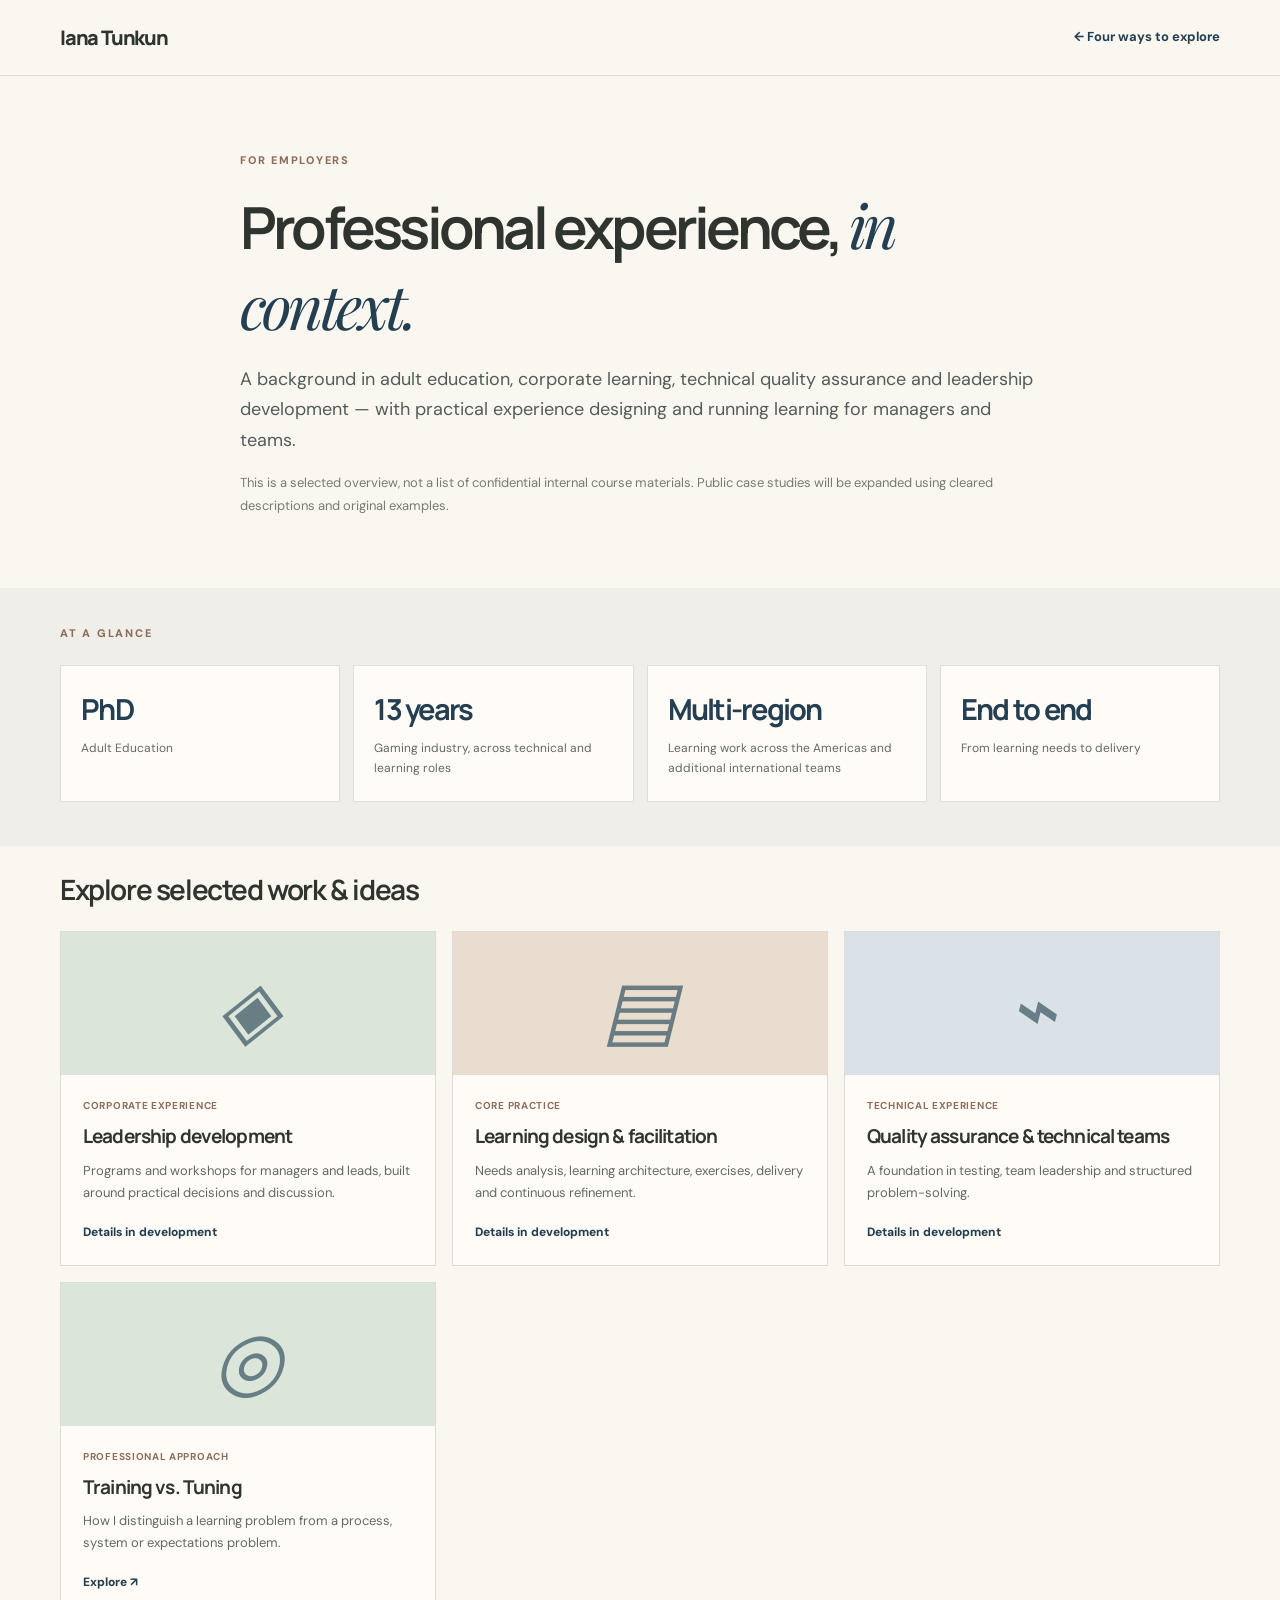
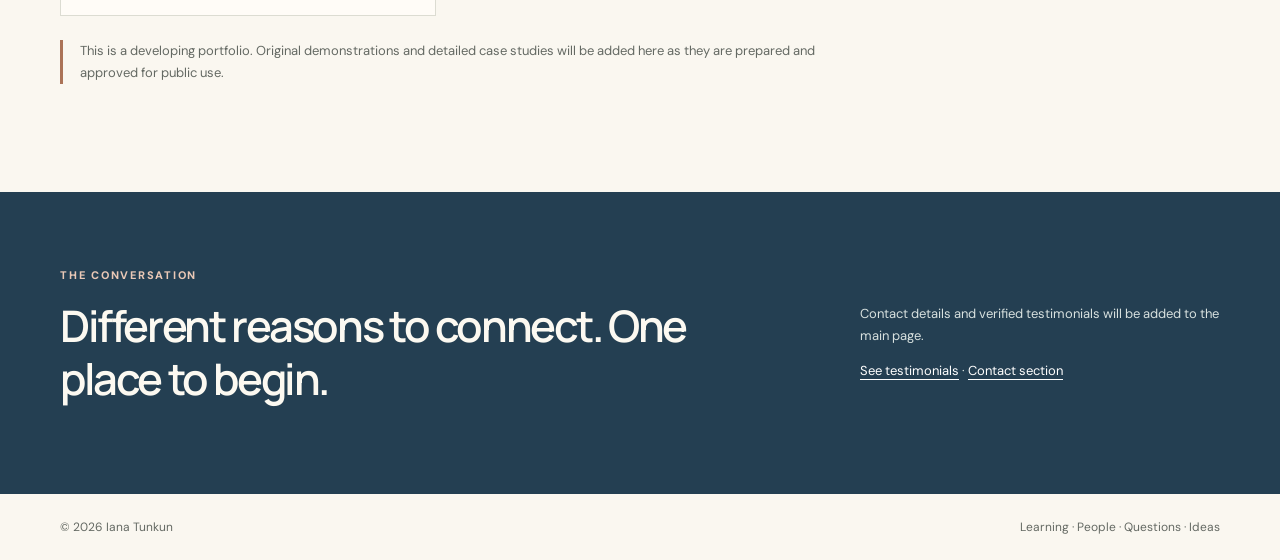
<file: for/employers.html>
<!doctype html><html lang="en"><head><meta charset="utf-8"><meta name="viewport" content="width=device-width,initial-scale=1"><meta name="description" content="A background in adult education, corporate learning, technical quality assurance and leadership development — with practical experience designing and running learning for managers and teams."><title>FOR EMPLOYERS | Iana Tunkun</title><style>@import url('https://fonts.googleapis.com/css2?family=DM+Sans:wght@400;500;600;700&family=Manrope:wght@400;500;600;700&family=Playfair+Display:ital,wght@0,400;1,400;1,500&display=swap');
:root{--paper:#faf7f0;--white:#fffcf7;--navy:#243f52;--ink:#30342f;--quiet:#646963;--line:#dedbd2;--sage:#dce5d9;--terracotta:#ab7357;--shadow:0 14px 34px rgba(37,54,54,.08)}*{box-sizing:border-box}html{scroll-behavior:smooth}body{margin:0;background:var(--paper);color:var(--ink);font:15px/1.7 'DM Sans',Arial,sans-serif;-webkit-font-smoothing:antialiased}a{text-decoration:none;color:inherit}a:focus-visible{outline:3px solid #527c93;outline-offset:4px}button{font:inherit}.wrap{width:min(1160px,calc(100% - 80px));margin:0 auto}.masthead{border-bottom:1px solid var(--line)}.masthead-inner{height:75px;display:flex;justify-content:space-between;align-items:center}.wordmark{font:800 20px Manrope,Arial,sans-serif;letter-spacing:-.06em}.header-note{font-size:12px;color:var(--quiet);letter-spacing:.02em}.header-return{font-size:13px;font-weight:700;color:var(--navy)}.eyebrow{display:block;font-size:11px;font-weight:800;letter-spacing:.16em;color:#8f6b5b;text-transform:uppercase}.hero{display:grid;grid-template-columns:1.13fr .87fr;gap:68px;align-items:center;padding:72px 0 84px}.hero h1{font:600 clamp(40px,4.4vw,58px)/1.18 Manrope,Arial,sans-serif;letter-spacing:-.067em;margin:22px 0 24px}.hero h1 em,.h2 em{font:italic 400 1.06em 'Playfair Display',Georgia,serif;color:var(--navy);letter-spacing:-.04em}.hero .lead{font-size:19px;line-height:1.65;margin:0 0 18px}.hero .about-short{font-size:15px;color:var(--quiet);max-width:590px;line-height:1.83;margin:0 0 18px}.hero .credentials{border-left:3px solid #b7b9ad;padding-left:16px;color:#585d57;font-size:13px;line-height:1.7;margin-top:26px}.portrait{margin:0}.portrait-frame{padding:11px;background:#e5e0d5;border:1px solid #dfdad0;box-shadow:0 14px 35px rgba(28,39,41,.08)}.portrait img{display:block;width:100%;height:auto;max-height:600px;object-fit:contain;object-position:center}.portrait figcaption{display:flex;flex-direction:column;gap:1px;margin-top:17px;font-size:12px;color:var(--quiet)}.portrait figcaption strong{font-size:16px;color:var(--ink)}.subtle-rule{border:0;border-top:1px solid var(--line)}.routes{padding:78px 0 83px;background:#efece4;border-block:1px solid #e2dfd4}.section-top{display:flex;align-items:end;justify-content:space-between;gap:50px;margin-bottom:31px}.h2{font:650 clamp(31px,3.4vw,44px)/1.2 Manrope,Arial,sans-serif;letter-spacing:-.06em;margin:12px 0 0}.section-top p{max-width:415px;font-size:14px;color:var(--quiet);margin:0}.route-grid{display:grid;grid-template-columns:repeat(4,minmax(0,1fr));gap:15px}.route{display:flex;flex-direction:column;background:var(--white);border:1px solid #ddd9cf;min-height:310px;padding:22px;transition:transform .2s ease,box-shadow .2s ease}.route:hover,.tile:hover{transform:translateY(-4px);box-shadow:var(--shadow)}.route .route-num{font-size:11px;font-weight:700;color:#8b806e;letter-spacing:.14em}.route .glyph{font:italic 50px/.95 'Playfair Display',Georgia,serif;color:var(--terracotta);height:76px;margin-top:14px}.route h3{font:700 21px/1.3 Manrope,Arial,sans-serif;letter-spacing:-.052em;margin:0 0 12px}.route p{font-size:13px;color:var(--quiet);line-height:1.7;margin:0 0 16px}.route .go{margin-top:auto;font-size:12px;font-weight:800;color:var(--navy)}.route:nth-child(2) .glyph,.route:nth-child(4) .glyph{color:var(--navy)}.section{padding:88px 0}.testimonials{background:var(--paper)}.testimonials-grid{display:grid;grid-template-columns:repeat(3,1fr);gap:16px}.testimonial{background:#fffcf7;border:1px dashed #c6c5bb;padding:29px;min-height:218px;display:flex;flex-direction:column}.testimonial .quote{font:50px/.7 Georgia,serif;color:#a0aaa1}.testimonial h3{font-size:16px;line-height:1.4;margin:28px 0 6px}.testimonial p{font-size:13px;color:var(--quiet);margin:0}.testimonial small{font-size:10px;letter-spacing:.08em;color:#8b8a82;margin-top:auto;padding-top:18px;font-weight:800}.note{color:var(--quiet);font-size:12px;margin:19px 0 0}.after-grid{display:grid;grid-template-columns:1fr 1fr;gap:18px}.editorial{background:#ede5d9;padding:36px;min-height:295px;display:flex;flex-direction:column;justify-content:space-between;position:relative;overflow:hidden}.editorial:nth-child(2){background:#dce5df}.editorial .eyebrow{color:#7d685e}.editorial h3{font:600 clamp(26px,2.4vw,33px)/1.25 Manrope,Arial,sans-serif;letter-spacing:-.05em;max-width:370px;margin:16px 0 10px}.editorial p{font-size:14px;color:#535d58;line-height:1.72;max-width:425px;margin:0}.editorial a{align-self:flex-start;font-size:13px;font-weight:800;color:var(--navy);margin-top:24px}.photo-marker{position:absolute;right:-15px;bottom:-54px;font:italic 180px/1 'Playfair Display',Georgia,serif;color:rgba(30,63,84,.13)}.contact{background:var(--navy);padding:74px 0;color:#fcf9f1}.contact .eyebrow{color:#e9c8b6}.contact h2{font:600 clamp(29px,3.4vw,44px)/1.23 Manrope,Arial,sans-serif;letter-spacing:-.055em;max-width:700px;margin:14px 0}.contact-layout{display:flex;justify-content:space-between;align-items:center;gap:40px}.contact-layout>div:last-child{font-size:13px;max-width:360px;color:#d8e1df}.contact a{color:#fff;border-bottom:1px solid #fff}.footer{display:flex;justify-content:space-between;gap:20px;padding:23px 0;font-size:12px;color:var(--quiet)}.button-link{display:inline-flex;padding:12px 18px;background:var(--navy);color:#fff;border-radius:3px;font-size:13px;font-weight:700}.page-intro{padding:75px 0 54px;max-width:800px}.page-intro h1{font:650 clamp(37px,5vw,58px)/1.19 Manrope,Arial,sans-serif;letter-spacing:-.065em;margin:13px 0 19px}.page-intro h1 em{font:italic 400 1.05em 'Playfair Display',Georgia,serif;color:var(--navy)}.page-intro p{font-size:18px;line-height:1.7;color:#535c58;margin:0 0 17px}.page-context{font-size:13px!important;color:#787b74!important}.page-cards{padding:24px 0 95px}.page-cards h2{font:650 28px Manrope,Arial,sans-serif;letter-spacing:-.05em;margin:0 0 23px}.tile-grid{display:grid;grid-template-columns:repeat(3,1fr);gap:16px}.tile{background:var(--white);border:1px solid #dcdcd2;display:flex;flex-direction:column;min-height:320px;transition:transform .2s ease,box-shadow .2s ease}.tile-art{height:143px;background:#dce5d9;position:relative;overflow:hidden;display:flex;align-items:center;justify-content:center}.tile:nth-child(3n+2) .tile-art{background:#e8ddcf}.tile:nth-child(3n) .tile-art{background:#dbe2e7}.tile-art .icon{font:italic 80px 'Playfair Display',Georgia,serif;color:#4b6570;opacity:.8}.tile-body{padding:22px;display:flex;flex:1;flex-direction:column}.tile-body small{font-size:10px;font-weight:700;letter-spacing:.07em;color:#8d6e5c;text-transform:uppercase}.tile h3{font:700 19px/1.35 Manrope,Arial,sans-serif;letter-spacing:-.045em;margin:10px 0}.tile p{font-size:13px;line-height:1.7;color:var(--quiet);margin:0 0 18px}.tile .view{font-size:12px;font-weight:800;color:var(--navy);margin-top:auto}.proof{background:#efeee8;padding:36px 0 44px}.proof-grid{display:grid;grid-template-columns:repeat(4,1fr);gap:13px;margin-top:23px}.proof-card{padding:23px 20px;background:var(--white);border:1px solid #e0dfd7;min-height:137px}.proof-card strong{font:700 29px Manrope,Arial,sans-serif;color:var(--navy);letter-spacing:-.06em}.proof-card p{font-size:12px;line-height:1.6;color:var(--quiet);margin:10px 0 0}.status{display:inline-block;background:#e9e6da;color:#6e6e62;font-size:10px;font-weight:800;letter-spacing:.07em;padding:4px 9px;margin-top:10px}.direct-note{border-left:3px solid var(--terracotta);padding-left:17px;color:var(--quiet);font-size:13px;line-height:1.7;margin-top:24px;max-width:760px}
@media(max-width:1080px){.hero{gap:32px}.route-grid{grid-template-columns:repeat(2,minmax(0,1fr))}.route{min-height:260px}.tile-grid{grid-template-columns:repeat(2,1fr)}}@media(max-width:700px){.wrap{width:calc(100% - 36px)}.header-note{font-size:11px}.hero{grid-template-columns:1fr;padding:46px 0 60px}.hero h1{font-size:clamp(38px,9vw,53px)}.hero .lead{font-size:17px}.portrait{max-width:500px}.routes{padding:56px 0}.section-top{display:block}.section-top p{margin-top:15px}.section{padding:60px 0}.testimonials-grid,.after-grid,.tile-grid,.proof-grid{grid-template-columns:1fr}.contact-layout{display:block}.route-grid{gap:10px}.page-intro{padding-top:55px}.footer{flex-direction:column}.editorial{min-height:250px}}@media(max-width:460px){.route-grid{grid-template-columns:1fr}.route{min-height:225px}.route .glyph{height:55px;margin-top:7px}.contact{padding:55px 0}}@media(prefers-reduced-motion:reduce){html{scroll-behavior:auto}*{transition:none!important}}</style></head><body><header class="masthead"><div class="wrap masthead-inner"><a class="wordmark" href="../index.html">Iana Tunkun</a><a href="../index.html#paths" class="header-return">← Four ways to explore</a></div></header><main><section class="wrap page-intro"><span class="eyebrow">FOR EMPLOYERS</span><h1>Professional experience, <em>in context.</em></h1><p>A background in adult education, corporate learning, technical quality assurance and leadership development — with practical experience designing and running learning for managers and teams.</p><p class="page-context">This is a selected overview, not a list of confidential internal course materials. Public case studies will be expanded using cleared descriptions and original examples.</p></section><section class="proof"><div class="wrap"><span class="eyebrow">AT A GLANCE</span><div class="proof-grid"><div class="proof-card"><strong>PhD</strong><p>Adult Education</p></div><div class="proof-card"><strong>13 years</strong><p>Gaming industry, across technical and learning roles</p></div><div class="proof-card"><strong>Multi-region</strong><p>Learning work across the Americas and additional international teams</p></div><div class="proof-card"><strong>End to end</strong><p>From learning needs to delivery</p></div></div></div></section><section class="wrap page-cards"><h2>Explore selected work & ideas</h2><div class="tile-grid"><article class="tile" ><div class="tile-art"><span class="icon" aria-hidden="true">◈</span></div><div class="tile-body"><small>CORPORATE EXPERIENCE</small><h3>Leadership development</h3><p>Programs and workshops for managers and leads, built around practical decisions and discussion.</p><span class="view">Details in development</span></div></article><article class="tile" ><div class="tile-art"><span class="icon" aria-hidden="true">▤</span></div><div class="tile-body"><small>CORE PRACTICE</small><h3>Learning design & facilitation</h3><p>Needs analysis, learning architecture, exercises, delivery and continuous refinement.</p><span class="view">Details in development</span></div></article><article class="tile" ><div class="tile-art"><span class="icon" aria-hidden="true">⌁</span></div><div class="tile-body"><small>TECHNICAL EXPERIENCE</small><h3>Quality assurance & technical teams</h3><p>A foundation in testing, team leadership and structured problem-solving.</p><span class="view">Details in development</span></div></article><a class="tile" href="../projects/training-vs-tuning.html"><div class="tile-art"><span class="icon" aria-hidden="true">◎</span></div><div class="tile-body"><small>PROFESSIONAL APPROACH</small><h3>Training vs. Tuning</h3><p>How I distinguish a learning problem from a process, system or expectations problem.</p><span class="view">Explore ↗</span></div></a></div><p class="direct-note">This is a developing portfolio. Original demonstrations and detailed case studies will be added here as they are prepared and approved for public use.</p></section><section class="contact"><div class="wrap contact-layout"><div><span class="eyebrow">THE CONVERSATION</span><h2>Different reasons to connect. One place to begin.</h2></div><div><p>Contact details and verified testimonials will be added to the main page.</p><p><a href="../index.html#testimonials">See testimonials</a> · <a href="../index.html#contact">Contact section</a></p></div></div></section></main><footer class="wrap footer"><span>© <span id="year">2026</span> Iana Tunkun</span><span>Learning · People · Questions · Ideas</span></footer><script>document.getElementById('year').textContent=new Date().getFullYear()</script></body></html>
</file>
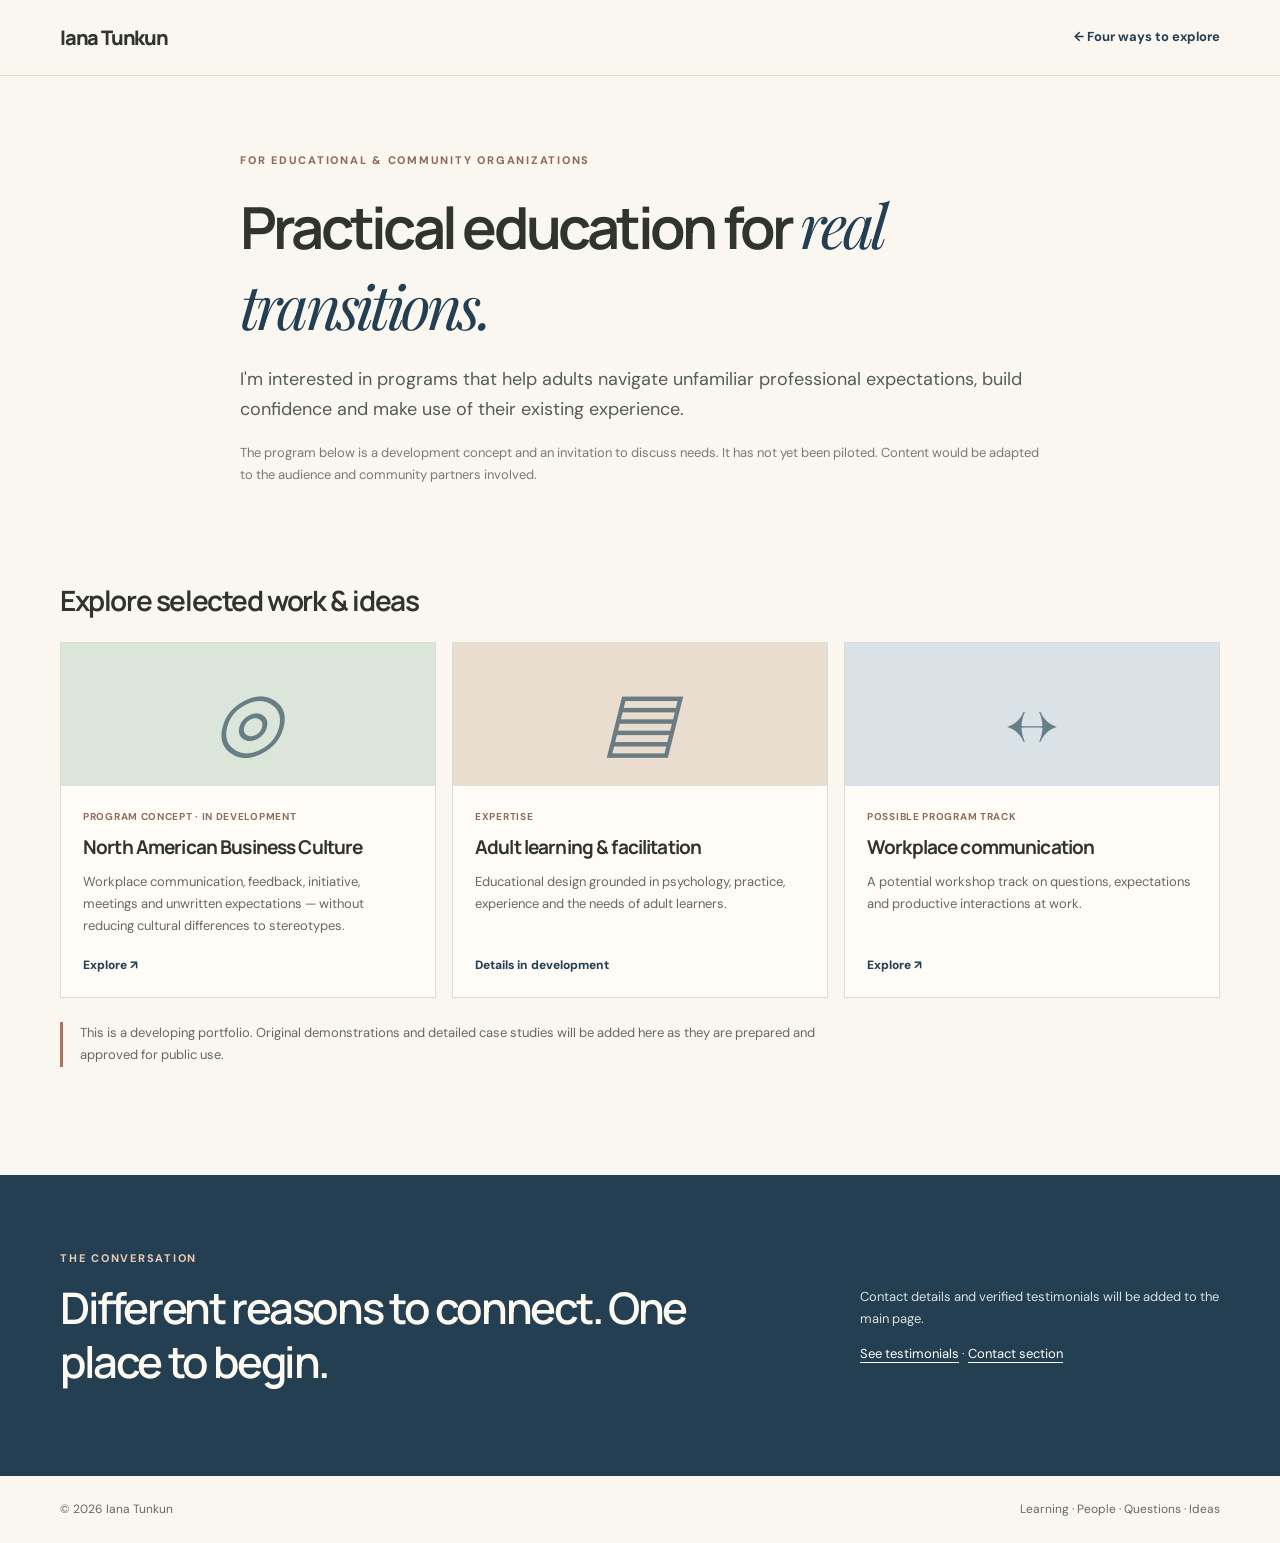
<file: for/organizations.html>
<!doctype html><html lang="en"><head><meta charset="utf-8"><meta name="viewport" content="width=device-width,initial-scale=1"><meta name="description" content="I'm interested in programs that help adults navigate unfamiliar professional expectations, build confidence and make use of their existing experience."><title>FOR EDUCATIONAL & COMMUNITY ORGANIZATIONS | Iana Tunkun</title><style>@import url('https://fonts.googleapis.com/css2?family=DM+Sans:wght@400;500;600;700&family=Manrope:wght@400;500;600;700&family=Playfair+Display:ital,wght@0,400;1,400;1,500&display=swap');
:root{--paper:#faf7f0;--white:#fffcf7;--navy:#243f52;--ink:#30342f;--quiet:#646963;--line:#dedbd2;--sage:#dce5d9;--terracotta:#ab7357;--shadow:0 14px 34px rgba(37,54,54,.08)}*{box-sizing:border-box}html{scroll-behavior:smooth}body{margin:0;background:var(--paper);color:var(--ink);font:15px/1.7 'DM Sans',Arial,sans-serif;-webkit-font-smoothing:antialiased}a{text-decoration:none;color:inherit}a:focus-visible{outline:3px solid #527c93;outline-offset:4px}button{font:inherit}.wrap{width:min(1160px,calc(100% - 80px));margin:0 auto}.masthead{border-bottom:1px solid var(--line)}.masthead-inner{height:75px;display:flex;justify-content:space-between;align-items:center}.wordmark{font:800 20px Manrope,Arial,sans-serif;letter-spacing:-.06em}.header-note{font-size:12px;color:var(--quiet);letter-spacing:.02em}.header-return{font-size:13px;font-weight:700;color:var(--navy)}.eyebrow{display:block;font-size:11px;font-weight:800;letter-spacing:.16em;color:#8f6b5b;text-transform:uppercase}.hero{display:grid;grid-template-columns:1.13fr .87fr;gap:68px;align-items:center;padding:72px 0 84px}.hero h1{font:600 clamp(40px,4.4vw,58px)/1.18 Manrope,Arial,sans-serif;letter-spacing:-.067em;margin:22px 0 24px}.hero h1 em,.h2 em{font:italic 400 1.06em 'Playfair Display',Georgia,serif;color:var(--navy);letter-spacing:-.04em}.hero .lead{font-size:19px;line-height:1.65;margin:0 0 18px}.hero .about-short{font-size:15px;color:var(--quiet);max-width:590px;line-height:1.83;margin:0 0 18px}.hero .credentials{border-left:3px solid #b7b9ad;padding-left:16px;color:#585d57;font-size:13px;line-height:1.7;margin-top:26px}.portrait{margin:0}.portrait-frame{padding:11px;background:#e5e0d5;border:1px solid #dfdad0;box-shadow:0 14px 35px rgba(28,39,41,.08)}.portrait img{display:block;width:100%;height:auto;max-height:600px;object-fit:contain;object-position:center}.portrait figcaption{display:flex;flex-direction:column;gap:1px;margin-top:17px;font-size:12px;color:var(--quiet)}.portrait figcaption strong{font-size:16px;color:var(--ink)}.subtle-rule{border:0;border-top:1px solid var(--line)}.routes{padding:78px 0 83px;background:#efece4;border-block:1px solid #e2dfd4}.section-top{display:flex;align-items:end;justify-content:space-between;gap:50px;margin-bottom:31px}.h2{font:650 clamp(31px,3.4vw,44px)/1.2 Manrope,Arial,sans-serif;letter-spacing:-.06em;margin:12px 0 0}.section-top p{max-width:415px;font-size:14px;color:var(--quiet);margin:0}.route-grid{display:grid;grid-template-columns:repeat(4,minmax(0,1fr));gap:15px}.route{display:flex;flex-direction:column;background:var(--white);border:1px solid #ddd9cf;min-height:310px;padding:22px;transition:transform .2s ease,box-shadow .2s ease}.route:hover,.tile:hover{transform:translateY(-4px);box-shadow:var(--shadow)}.route .route-num{font-size:11px;font-weight:700;color:#8b806e;letter-spacing:.14em}.route .glyph{font:italic 50px/.95 'Playfair Display',Georgia,serif;color:var(--terracotta);height:76px;margin-top:14px}.route h3{font:700 21px/1.3 Manrope,Arial,sans-serif;letter-spacing:-.052em;margin:0 0 12px}.route p{font-size:13px;color:var(--quiet);line-height:1.7;margin:0 0 16px}.route .go{margin-top:auto;font-size:12px;font-weight:800;color:var(--navy)}.route:nth-child(2) .glyph,.route:nth-child(4) .glyph{color:var(--navy)}.section{padding:88px 0}.testimonials{background:var(--paper)}.testimonials-grid{display:grid;grid-template-columns:repeat(3,1fr);gap:16px}.testimonial{background:#fffcf7;border:1px dashed #c6c5bb;padding:29px;min-height:218px;display:flex;flex-direction:column}.testimonial .quote{font:50px/.7 Georgia,serif;color:#a0aaa1}.testimonial h3{font-size:16px;line-height:1.4;margin:28px 0 6px}.testimonial p{font-size:13px;color:var(--quiet);margin:0}.testimonial small{font-size:10px;letter-spacing:.08em;color:#8b8a82;margin-top:auto;padding-top:18px;font-weight:800}.note{color:var(--quiet);font-size:12px;margin:19px 0 0}.after-grid{display:grid;grid-template-columns:1fr 1fr;gap:18px}.editorial{background:#ede5d9;padding:36px;min-height:295px;display:flex;flex-direction:column;justify-content:space-between;position:relative;overflow:hidden}.editorial:nth-child(2){background:#dce5df}.editorial .eyebrow{color:#7d685e}.editorial h3{font:600 clamp(26px,2.4vw,33px)/1.25 Manrope,Arial,sans-serif;letter-spacing:-.05em;max-width:370px;margin:16px 0 10px}.editorial p{font-size:14px;color:#535d58;line-height:1.72;max-width:425px;margin:0}.editorial a{align-self:flex-start;font-size:13px;font-weight:800;color:var(--navy);margin-top:24px}.photo-marker{position:absolute;right:-15px;bottom:-54px;font:italic 180px/1 'Playfair Display',Georgia,serif;color:rgba(30,63,84,.13)}.contact{background:var(--navy);padding:74px 0;color:#fcf9f1}.contact .eyebrow{color:#e9c8b6}.contact h2{font:600 clamp(29px,3.4vw,44px)/1.23 Manrope,Arial,sans-serif;letter-spacing:-.055em;max-width:700px;margin:14px 0}.contact-layout{display:flex;justify-content:space-between;align-items:center;gap:40px}.contact-layout>div:last-child{font-size:13px;max-width:360px;color:#d8e1df}.contact a{color:#fff;border-bottom:1px solid #fff}.footer{display:flex;justify-content:space-between;gap:20px;padding:23px 0;font-size:12px;color:var(--quiet)}.button-link{display:inline-flex;padding:12px 18px;background:var(--navy);color:#fff;border-radius:3px;font-size:13px;font-weight:700}.page-intro{padding:75px 0 54px;max-width:800px}.page-intro h1{font:650 clamp(37px,5vw,58px)/1.19 Manrope,Arial,sans-serif;letter-spacing:-.065em;margin:13px 0 19px}.page-intro h1 em{font:italic 400 1.05em 'Playfair Display',Georgia,serif;color:var(--navy)}.page-intro p{font-size:18px;line-height:1.7;color:#535c58;margin:0 0 17px}.page-context{font-size:13px!important;color:#787b74!important}.page-cards{padding:24px 0 95px}.page-cards h2{font:650 28px Manrope,Arial,sans-serif;letter-spacing:-.05em;margin:0 0 23px}.tile-grid{display:grid;grid-template-columns:repeat(3,1fr);gap:16px}.tile{background:var(--white);border:1px solid #dcdcd2;display:flex;flex-direction:column;min-height:320px;transition:transform .2s ease,box-shadow .2s ease}.tile-art{height:143px;background:#dce5d9;position:relative;overflow:hidden;display:flex;align-items:center;justify-content:center}.tile:nth-child(3n+2) .tile-art{background:#e8ddcf}.tile:nth-child(3n) .tile-art{background:#dbe2e7}.tile-art .icon{font:italic 80px 'Playfair Display',Georgia,serif;color:#4b6570;opacity:.8}.tile-body{padding:22px;display:flex;flex:1;flex-direction:column}.tile-body small{font-size:10px;font-weight:700;letter-spacing:.07em;color:#8d6e5c;text-transform:uppercase}.tile h3{font:700 19px/1.35 Manrope,Arial,sans-serif;letter-spacing:-.045em;margin:10px 0}.tile p{font-size:13px;line-height:1.7;color:var(--quiet);margin:0 0 18px}.tile .view{font-size:12px;font-weight:800;color:var(--navy);margin-top:auto}.proof{background:#efeee8;padding:36px 0 44px}.proof-grid{display:grid;grid-template-columns:repeat(4,1fr);gap:13px;margin-top:23px}.proof-card{padding:23px 20px;background:var(--white);border:1px solid #e0dfd7;min-height:137px}.proof-card strong{font:700 29px Manrope,Arial,sans-serif;color:var(--navy);letter-spacing:-.06em}.proof-card p{font-size:12px;line-height:1.6;color:var(--quiet);margin:10px 0 0}.status{display:inline-block;background:#e9e6da;color:#6e6e62;font-size:10px;font-weight:800;letter-spacing:.07em;padding:4px 9px;margin-top:10px}.direct-note{border-left:3px solid var(--terracotta);padding-left:17px;color:var(--quiet);font-size:13px;line-height:1.7;margin-top:24px;max-width:760px}
@media(max-width:1080px){.hero{gap:32px}.route-grid{grid-template-columns:repeat(2,minmax(0,1fr))}.route{min-height:260px}.tile-grid{grid-template-columns:repeat(2,1fr)}}@media(max-width:700px){.wrap{width:calc(100% - 36px)}.header-note{font-size:11px}.hero{grid-template-columns:1fr;padding:46px 0 60px}.hero h1{font-size:clamp(38px,9vw,53px)}.hero .lead{font-size:17px}.portrait{max-width:500px}.routes{padding:56px 0}.section-top{display:block}.section-top p{margin-top:15px}.section{padding:60px 0}.testimonials-grid,.after-grid,.tile-grid,.proof-grid{grid-template-columns:1fr}.contact-layout{display:block}.route-grid{gap:10px}.page-intro{padding-top:55px}.footer{flex-direction:column}.editorial{min-height:250px}}@media(max-width:460px){.route-grid{grid-template-columns:1fr}.route{min-height:225px}.route .glyph{height:55px;margin-top:7px}.contact{padding:55px 0}}@media(prefers-reduced-motion:reduce){html{scroll-behavior:auto}*{transition:none!important}}</style></head><body><header class="masthead"><div class="wrap masthead-inner"><a class="wordmark" href="../index.html">Iana Tunkun</a><a href="../index.html#paths" class="header-return">← Four ways to explore</a></div></header><main><section class="wrap page-intro"><span class="eyebrow">FOR EDUCATIONAL & COMMUNITY ORGANIZATIONS</span><h1>Practical education for <em>real transitions.</em></h1><p>I'm interested in programs that help adults navigate unfamiliar professional expectations, build confidence and make use of their existing experience.</p><p class="page-context">The program below is a development concept and an invitation to discuss needs. It has not yet been piloted. Content would be adapted to the audience and community partners involved.</p></section><section class="wrap page-cards"><h2>Explore selected work & ideas</h2><div class="tile-grid"><a class="tile" href="../projects/north-american-business-culture.html"><div class="tile-art"><span class="icon" aria-hidden="true">◎</span></div><div class="tile-body"><small>PROGRAM CONCEPT · IN DEVELOPMENT</small><h3>North American Business Culture</h3><p>Workplace communication, feedback, initiative, meetings and unwritten expectations — without reducing cultural differences to stereotypes.</p><span class="view">Explore ↗</span></div></a><article class="tile" ><div class="tile-art"><span class="icon" aria-hidden="true">▤</span></div><div class="tile-body"><small>EXPERTISE</small><h3>Adult learning & facilitation</h3><p>Educational design grounded in psychology, practice, experience and the needs of adult learners.</p><span class="view">Details in development</span></div></article><a class="tile" href="../projects/art-of-asking.html"><div class="tile-art"><span class="icon" aria-hidden="true">↔</span></div><div class="tile-body"><small>POSSIBLE PROGRAM TRACK</small><h3>Workplace communication</h3><p>A potential workshop track on questions, expectations and productive interactions at work.</p><span class="view">Explore ↗</span></div></a></div><p class="direct-note">This is a developing portfolio. Original demonstrations and detailed case studies will be added here as they are prepared and approved for public use.</p></section><section class="contact"><div class="wrap contact-layout"><div><span class="eyebrow">THE CONVERSATION</span><h2>Different reasons to connect. One place to begin.</h2></div><div><p>Contact details and verified testimonials will be added to the main page.</p><p><a href="../index.html#testimonials">See testimonials</a> · <a href="../index.html#contact">Contact section</a></p></div></div></section></main><footer class="wrap footer"><span>© <span id="year">2026</span> Iana Tunkun</span><span>Learning · People · Questions · Ideas</span></footer><script>document.getElementById('year').textContent=new Date().getFullYear()</script></body></html>
</file>
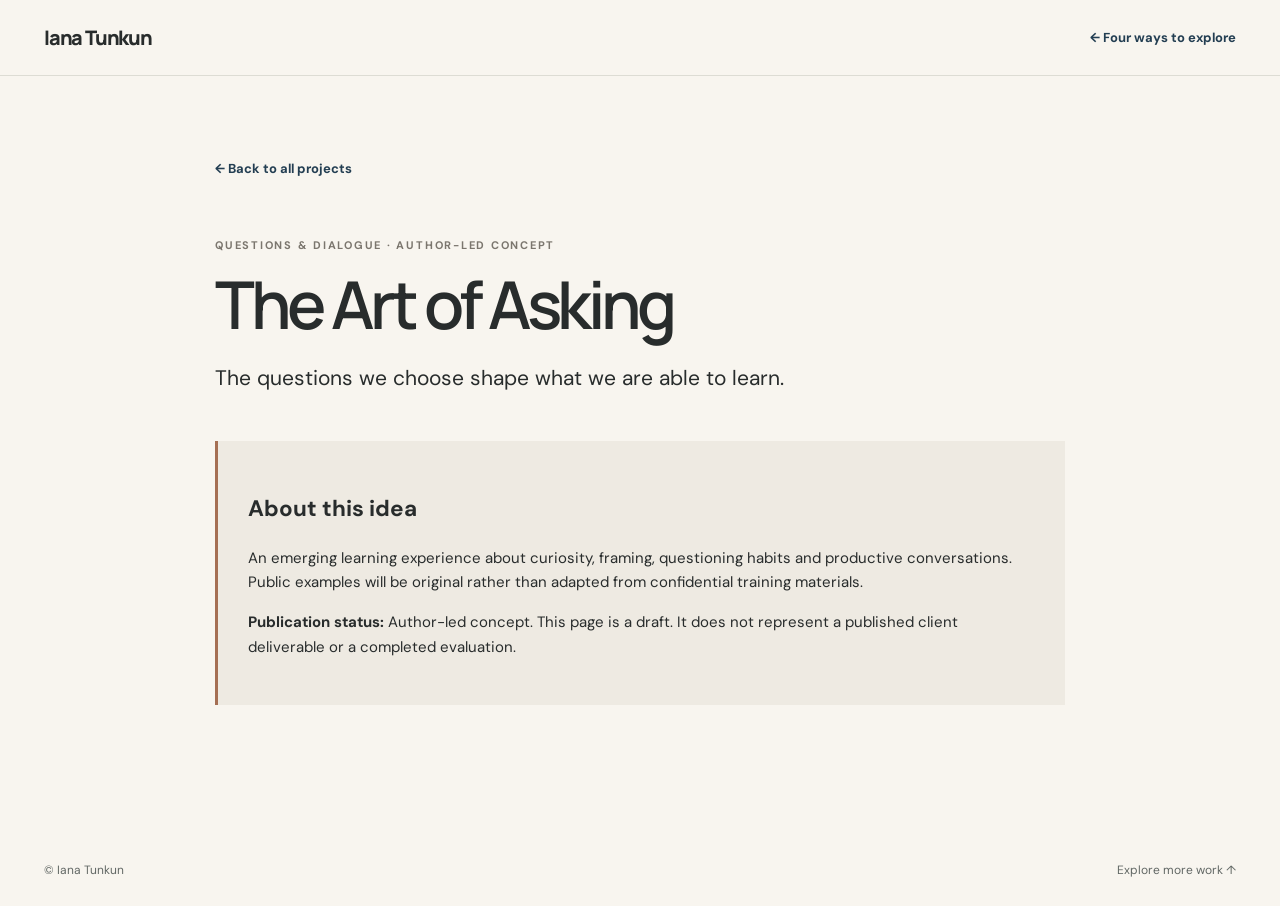
<file: projects/art-of-asking.html>
<!doctype html><html lang="en"><head><meta charset="utf-8"><meta name="viewport" content="width=device-width,initial-scale=1"><title>The Art of Asking | Iana Tunkun</title><link rel="stylesheet" href="../styles.css"><style>@import url('https://fonts.googleapis.com/css2?family=DM+Sans:wght@400;500;600;700&family=Manrope:wght@400;500;600;700;800&family=Playfair+Display:ital,wght@0,400;1,400;1,500&display=swap');
:root{--cream:#f8f5ef;--paper:#fffdf9;--ink:#282c2c;--quiet:#616764;--line:#dddcd4;--green:#657868;--navy:#233e52;--copper:#a56f53;--shadow:0 12px 42px rgba(29,44,44,.075)}
*{box-sizing:border-box}html{scroll-behavior:smooth;scroll-padding-top:105px}body{background:var(--cream);margin:0;color:var(--ink);font:15px/1.65 'DM Sans',Arial,sans-serif;-webkit-font-smoothing:antialiased}a{color:inherit;text-decoration:none}a:focus-visible,button:focus-visible{outline:3px solid #517c87;outline-offset:4px}button{font:inherit;cursor:pointer}.wrap{width:min(1200px,calc(100% - 88px));margin:0 auto}.site-header{background:rgba(248,245,239,.96);border-bottom:1px solid var(--line);position:sticky;top:0;z-index:5;backdrop-filter:blur(14px)}.nav{min-height:80px;display:flex;align-items:center;gap:28px}.brand{font:800 20px Manrope,Arial,sans-serif;letter-spacing:-.055em;white-space:nowrap}.main-nav{display:flex;flex-wrap:wrap;gap:22px;margin-left:auto;align-items:center}.main-nav a{font-size:15px;font-weight:600;white-space:nowrap}.main-nav a:hover{color:var(--copper)}.nav-cta{padding:10px 17px;border:1px solid #879891;border-radius:50px;font-size:13px;font-weight:700;white-space:nowrap}.nav-cta:hover{background:var(--navy);color:#fff}.eyebrow{font-size:11px;letter-spacing:.17em;font-weight:700;color:#7c766c;text-transform:uppercase}.hero{display:grid;grid-template-columns:1.14fr .86fr;gap:65px;align-items:center;padding-top:70px;padding-bottom:83px}.hero-copy{padding:15px 0}.hero h1{font:600 clamp(39px,4.55vw,60px)/1.17 Manrope,Arial,sans-serif;letter-spacing:-.065em;margin:21px 0 25px;max-width:650px}.hero h1 em{font:italic 400 1.07em 'Playfair Display',Georgia,serif;letter-spacing:-.045em;color:var(--navy)}.hero-lede{font:400 19px/1.65 'DM Sans',Arial,sans-serif;max-width:590px;margin:0 0 15px}.hero-sub{color:var(--quiet);line-height:1.8;margin:0;max-width:530px}.hero-actions{display:flex;gap:12px;margin-top:30px;flex-wrap:wrap}.button{display:inline-flex;justify-content:center;align-items:center;gap:25px;font-size:13px;font-weight:700;padding:13px 21px;border-radius:5px}.button-primary{background:var(--navy);color:#fff}.button-primary:hover{background:#345770}.button-plain{border:1px solid #bbb8af;background:var(--paper)}.portrait{margin:0}.portrait-frame{padding:12px;background:#e5dfd2;border-radius:2px;box-shadow:0 15px 38px #292a2514}.portrait-frame img{display:block;width:100%;height:auto;max-height:540px;object-fit:contain;object-position:center;background:#e8dfcb}.portrait figcaption{padding:17px 6px 0;display:flex;flex-direction:column;gap:2px}.portrait figcaption strong{font-size:15px}.portrait figcaption span{font-size:12px;color:var(--quiet)}.intro-label{display:flex;align-items:center;gap:10px;margin-bottom:14px}.intro-label:before{content:'';height:7px;width:7px;border-radius:50%;background:var(--copper)}
.stats-section{background:#e8e7df;border-block:1px solid #dbdbd2;padding:31px 0 43px}.section-kicker{font-size:11px;letter-spacing:.16em;font-weight:700;color:#7b766e;text-transform:uppercase}.stats-top{display:flex;justify-content:space-between;align-items:end;gap:25px;margin-bottom:20px}.stats-top p{font-size:13px;color:var(--quiet);margin:0}.stats-grid{display:grid;grid-template-columns:repeat(4,1fr);gap:14px}.stat-card{background:#fcfaf6;border:1px solid #dbdcd6;padding:24px 22px;min-height:150px;display:flex;flex-direction:column;justify-content:space-between;gap:14px}.stat-card strong{font:700 clamp(29px,3vw,38px)/1.1 Manrope,Arial,sans-serif;letter-spacing:-.06em;color:var(--navy)}.stat-card span{font-size:12px;line-height:1.5;color:#646762}.stat-card svg{width:24px;height:24px;stroke:var(--copper);fill:none;stroke-width:1.5;margin-bottom:2px}
.section{padding:92px 0}.section-heading{display:grid;grid-template-columns:1fr minmax(250px,430px);align-items:end;gap:50px;margin-bottom:31px}.section-heading h2,.about-grid h2,.contact-grid h2{font:600 clamp(30px,3.4vw,44px)/1.22 Manrope,Arial,sans-serif;letter-spacing:-.06em;margin:12px 0 0}.section-heading h2 em{font:italic 400 1.04em 'Playfair Display',Georgia,serif;color:var(--copper)}.section-heading p{font-size:14px;line-height:1.75;color:var(--quiet);margin:0}.areas{display:grid;grid-template-columns:repeat(4,1fr);gap:14px}.area-card{background:#fffdf9;border:1px solid var(--line);padding:24px;min-height:260px;display:flex;flex-direction:column;gap:11px;box-shadow:0 2px 5px #383d2e04}.area-card svg{width:42px;height:42px;stroke:var(--navy);stroke-width:1.5;fill:none;margin-bottom:4px}.area-card h3{font:700 18px/1.35 Manrope,Arial,sans-serif;letter-spacing:-.04em;margin:0}.area-card p{font-size:13px;color:var(--quiet);line-height:1.7;margin:0}.area-card .area-n{margin-top:auto;font-size:11px;color:var(--copper);font-weight:700}.section-tinted{background:#efeee8}.section-heading .small-note{font-size:13px;color:var(--quiet)}.project-grid{display:grid;grid-template-columns:repeat(3,1fr);gap:30px 19px}.project-card{background:#fffdf9;border:1px solid #dddcd5;display:flex;flex-direction:column;transition:transform .2s ease,box-shadow .2s ease}.project-card:hover{transform:translateY(-4px);box-shadow:var(--shadow)}.project-visual{height:211px;position:relative;display:grid;place-items:center;overflow:hidden}.project-visual svg{width:80%;height:82%;max-width:320px;opacity:.75}.project-index{position:absolute;left:21px;top:17px;font-size:10px;font-weight:800;letter-spacing:.12em}.project-mark{position:absolute;right:21px;bottom:14px;font-size:22px}.sage .project-visual{background:#d9e3d6;color:#416352}.blue .project-visual{background:#d8e2e8;color:#345b77}.rose .project-visual{background:#e9dcd7;color:#8b5b54}.amber .project-visual{background:#e8dcc4;color:#82653d}.stone .project-visual{background:#dcded9;color:#656f65}.navy .project-visual{background:#2b4659;color:#f3ece0}.project-info{padding:21px 21px 25px}.project-types{font-size:11px;color:#77736c;line-height:1.6}.separator{color:var(--copper);margin:0 3px}.project-info h3{font:700 20px/1.33 Manrope,Arial,sans-serif;letter-spacing:-.045em;margin:10px 0}.project-info p{font-size:13px;line-height:1.75;color:var(--quiet);margin:0}.project-footer{font-size:12px;color:#77736c;margin:25px 0 0}
.method-grid{display:grid;grid-template-columns:.8fr 1.2fr;gap:80px;align-items:center}.method-grid h2{font:600 clamp(31px,3.35vw,44px)/1.2 Manrope,Arial,sans-serif;letter-spacing:-.06em;margin:14px 0}.method-grid h2 em{font:italic 400 1.06em 'Playfair Display',Georgia,serif;color:var(--copper)}.method-grid p{color:var(--quiet);line-height:1.8}.method-example{background:#f1eee6;padding:35px;border:1px solid #e1ddd2;position:relative}.method-example:before{content:'A THOUGHT EXPERIMENT';position:absolute;right:25px;top:18px;font-size:10px;color:#837e72;letter-spacing:.12em}.method-example h3{font:700 23px Manrope,Arial,sans-serif;margin:20px 0}.two-paths{display:grid;grid-template-columns:1fr 1fr;gap:14px}.path{background:#fffdf8;padding:21px;border:1px solid #e0ddd5}.path b{display:block;font-size:13px;color:var(--navy);margin-bottom:8px}.path p{font-size:13px;margin:0}.thought-label{color:#a0765a;font-size:12px;font-weight:700}.reviews-intro{display:flex;justify-content:space-between;align-items:end;gap:30px;margin-bottom:30px}.reviews-intro>p{max-width:440px;color:var(--quiet);font-size:14px}.reviews-grid{display:grid;grid-template-columns:repeat(3,1fr);gap:16px}.review-placeholder{padding:31px;border:1px dashed #c7c7bc;background:#fcfaf5;min-height:230px;display:flex;flex-direction:column}.review-placeholder .quotation{font:70px/.85 'Playfair Display',Georgia,serif;color:#9c9f95}.review-placeholder h3{font-size:15px;margin:23px 0 5px;font-weight:600}.review-placeholder p{color:var(--quiet);font-size:13px;margin:0}.review-placeholder .verified{margin-top:auto;font-size:10px;letter-spacing:.1em;font-weight:700;color:#92948d}.review-note{font-size:12px;color:#767971;margin-top:20px}.writing-box{display:grid;grid-template-columns:1fr 1fr;gap:50px;background:#e6e2d9;padding:45px;align-items:center}.writing-box h3{font:600 30px/1.2 Manrope,Arial,sans-serif;letter-spacing:-.05em;margin:10px 0 13px}.writing-box p{font-size:15px;color:#585f5b;line-height:1.75}.writing-art{height:240px;background:#d1c8b9;display:flex;align-items:center;justify-content:center;position:relative;overflow:hidden}.writing-art .mountain{position:absolute;width:260px;height:260px;transform:rotate(45deg);background:#8fa2a0;top:106px;left:32px}.writing-art .mountain.second{background:#486475;left:175px;top:152px;width:235px;height:235px}.writing-art span{position:absolute;z-index:1;color:#fffdf7;font:italic 31px 'Playfair Display',Georgia,serif;top:34px;left:29px}.about-section{background:#f0eee7}.about-grid{display:grid;grid-template-columns:1fr 1fr;gap:80px}.about-grid .body p{font-size:16px;color:#4e5752;line-height:1.85;margin:0 0 20px}.contact-section{background:var(--navy);color:#fdf9ef;padding:80px 0}.contact-grid{display:grid;grid-template-columns:1.25fr .75fr;align-items:center;gap:65px}.contact-grid .section-kicker{color:#c4b5a3}.contact-grid h2{max-width:650px}.contact-grid p{font-size:14px;color:#d4dfdf}.contact-aside{padding:30px;border:1px solid #8aa0aa}.contact-aside h3{margin:0 0 10px}.contact-aside p{line-height:1.75}.footer{padding:26px 0;display:flex;justify-content:space-between;gap:20px;color:var(--quiet);font-size:12px}.detail-layout{max-width:850px;padding-top:80px;padding-bottom:130px}.detail-layout h1{font:600 clamp(37px,5.5vw,66px)/1.13 Manrope,Arial,sans-serif;letter-spacing:-.065em;margin:13px 0}.detail-layout .lead{font-size:21px;line-height:1.6}.detail-layout .detail-box{margin-top:45px;padding:30px;background:#eeeae2;border-left:3px solid var(--copper)}.detail-layout .back{font-size:13px;font-weight:700;color:var(--navy)}
@media(max-width:1080px){.nav{flex-wrap:wrap;padding:14px 0;gap:12px}.main-nav{order:3;flex-basis:100%;justify-content:center}.nav-cta{margin-left:auto}.hero{gap:30px}.areas{grid-template-columns:repeat(2,1fr)}.project-grid{grid-template-columns:repeat(2,1fr)}.method-grid{gap:35px}}@media(max-width:720px){.wrap{width:calc(100% - 36px)}.site-header{position:relative}.main-nav{justify-content:flex-start;gap:12px 18px}.main-nav a{font-size:14px}.hero{grid-template-columns:1fr;padding-top:55px;padding-bottom:60px}.hero h1{font-size:clamp(38px,9vw,55px)}.hero-lede{font-size:17px}.portrait{max-width:480px}.portrait-frame img{max-height:none}.stats-top{display:block}.stats-grid{grid-template-columns:repeat(2,1fr)}.stat-card{min-height:145px;padding:18px}.section{padding:68px 0}.section-heading{grid-template-columns:1fr;gap:12px}.project-grid{grid-template-columns:1fr}.areas{grid-template-columns:1fr 1fr}.area-card{min-height:230px}.method-grid,.about-grid,.contact-grid,.writing-box{grid-template-columns:1fr;gap:27px}.two-paths{grid-template-columns:1fr}.reviews-grid{grid-template-columns:1fr}.review-placeholder{min-height:195px}.reviews-intro{display:block}.writing-box{padding:25px}.footer{flex-direction:column}}@media(max-width:430px){.areas{grid-template-columns:1fr}.hero h1{font-size:38px}.main-nav a{font-size:13px}.stats-grid{gap:9px}.stat-card strong{font-size:27px}}@media(prefers-reduced-motion:reduce){html{scroll-behavior:auto}*{transition:none!important}}</style></head><body><header class="masthead"><div class="wrap masthead-inner"><a class="wordmark" href="../index.html">Iana Tunkun</a><a class="header-return" href="../index.html#paths">← Four ways to explore</a></div></header><main class="wrap detail-layout"><a class="back" href="../index.html#projects">← Back to all projects</a><p class="section-kicker" style="margin-top:55px">QUESTIONS & DIALOGUE · AUTHOR-LED CONCEPT</p><h1>The Art of Asking</h1><p class="lead">The questions we choose shape what we are able to learn.</p><div class="detail-box"><h2>About this idea</h2><p>An emerging learning experience about curiosity, framing, questioning habits and productive conversations. Public examples will be original rather than adapted from confidential training materials.</p><p><strong>Publication status:</strong> Author-led concept. This page is a draft. It does not represent a published client deliverable or a completed evaluation.</p></div></main><footer class="wrap footer"><span>© Iana Tunkun</span><a href="../index.html#projects">Explore more work ↑</a></footer></body></html>
</file>
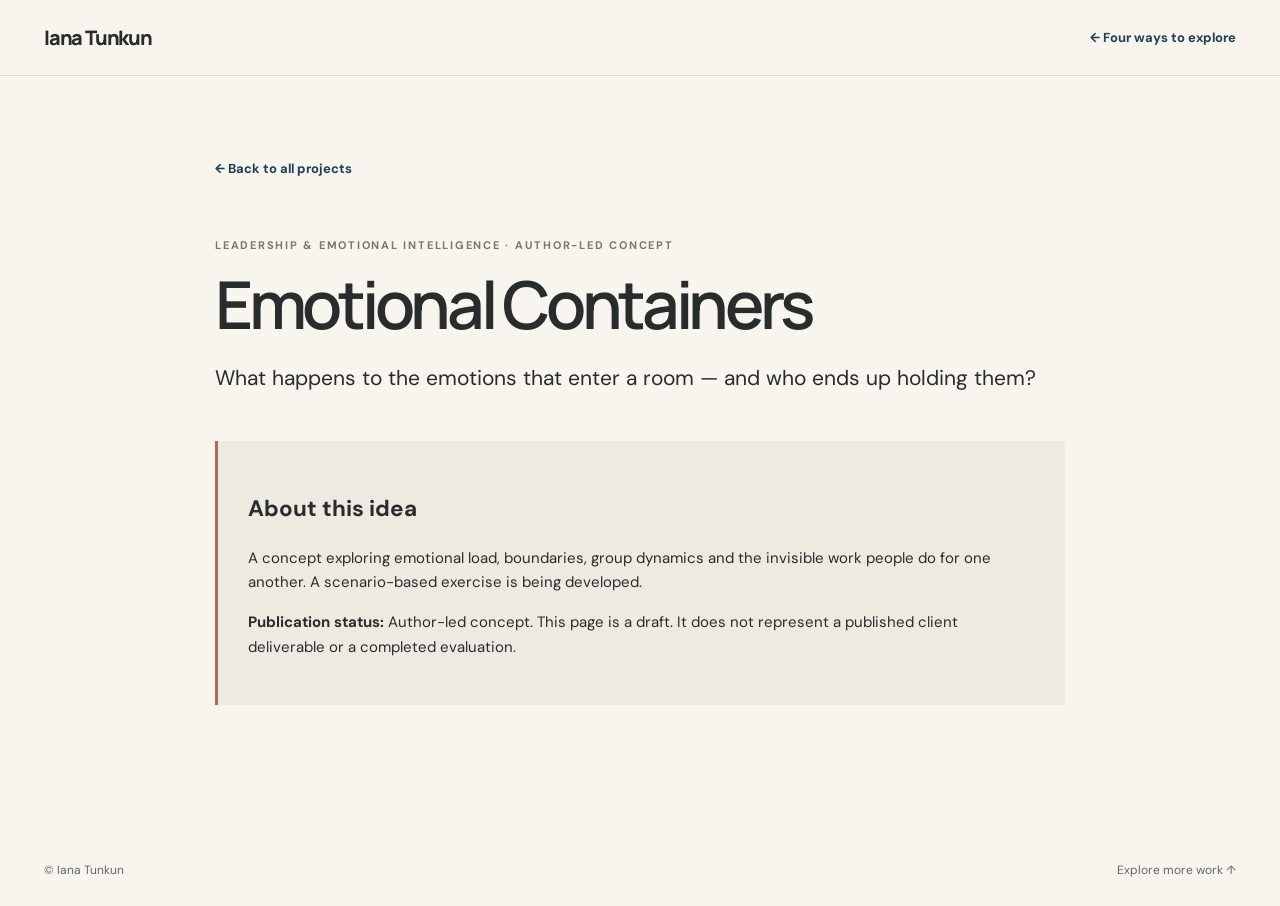
<file: projects/emotional-containers.html>
<!doctype html><html lang="en"><head><meta charset="utf-8"><meta name="viewport" content="width=device-width,initial-scale=1"><title>Emotional Containers | Iana Tunkun</title><link rel="stylesheet" href="../styles.css"><style>@import url('https://fonts.googleapis.com/css2?family=DM+Sans:wght@400;500;600;700&family=Manrope:wght@400;500;600;700;800&family=Playfair+Display:ital,wght@0,400;1,400;1,500&display=swap');
:root{--cream:#f8f5ef;--paper:#fffdf9;--ink:#282c2c;--quiet:#616764;--line:#dddcd4;--green:#657868;--navy:#233e52;--copper:#a56f53;--shadow:0 12px 42px rgba(29,44,44,.075)}
*{box-sizing:border-box}html{scroll-behavior:smooth;scroll-padding-top:105px}body{background:var(--cream);margin:0;color:var(--ink);font:15px/1.65 'DM Sans',Arial,sans-serif;-webkit-font-smoothing:antialiased}a{color:inherit;text-decoration:none}a:focus-visible,button:focus-visible{outline:3px solid #517c87;outline-offset:4px}button{font:inherit;cursor:pointer}.wrap{width:min(1200px,calc(100% - 88px));margin:0 auto}.site-header{background:rgba(248,245,239,.96);border-bottom:1px solid var(--line);position:sticky;top:0;z-index:5;backdrop-filter:blur(14px)}.nav{min-height:80px;display:flex;align-items:center;gap:28px}.brand{font:800 20px Manrope,Arial,sans-serif;letter-spacing:-.055em;white-space:nowrap}.main-nav{display:flex;flex-wrap:wrap;gap:22px;margin-left:auto;align-items:center}.main-nav a{font-size:15px;font-weight:600;white-space:nowrap}.main-nav a:hover{color:var(--copper)}.nav-cta{padding:10px 17px;border:1px solid #879891;border-radius:50px;font-size:13px;font-weight:700;white-space:nowrap}.nav-cta:hover{background:var(--navy);color:#fff}.eyebrow{font-size:11px;letter-spacing:.17em;font-weight:700;color:#7c766c;text-transform:uppercase}.hero{display:grid;grid-template-columns:1.14fr .86fr;gap:65px;align-items:center;padding-top:70px;padding-bottom:83px}.hero-copy{padding:15px 0}.hero h1{font:600 clamp(39px,4.55vw,60px)/1.17 Manrope,Arial,sans-serif;letter-spacing:-.065em;margin:21px 0 25px;max-width:650px}.hero h1 em{font:italic 400 1.07em 'Playfair Display',Georgia,serif;letter-spacing:-.045em;color:var(--navy)}.hero-lede{font:400 19px/1.65 'DM Sans',Arial,sans-serif;max-width:590px;margin:0 0 15px}.hero-sub{color:var(--quiet);line-height:1.8;margin:0;max-width:530px}.hero-actions{display:flex;gap:12px;margin-top:30px;flex-wrap:wrap}.button{display:inline-flex;justify-content:center;align-items:center;gap:25px;font-size:13px;font-weight:700;padding:13px 21px;border-radius:5px}.button-primary{background:var(--navy);color:#fff}.button-primary:hover{background:#345770}.button-plain{border:1px solid #bbb8af;background:var(--paper)}.portrait{margin:0}.portrait-frame{padding:12px;background:#e5dfd2;border-radius:2px;box-shadow:0 15px 38px #292a2514}.portrait-frame img{display:block;width:100%;height:auto;max-height:540px;object-fit:contain;object-position:center;background:#e8dfcb}.portrait figcaption{padding:17px 6px 0;display:flex;flex-direction:column;gap:2px}.portrait figcaption strong{font-size:15px}.portrait figcaption span{font-size:12px;color:var(--quiet)}.intro-label{display:flex;align-items:center;gap:10px;margin-bottom:14px}.intro-label:before{content:'';height:7px;width:7px;border-radius:50%;background:var(--copper)}
.stats-section{background:#e8e7df;border-block:1px solid #dbdbd2;padding:31px 0 43px}.section-kicker{font-size:11px;letter-spacing:.16em;font-weight:700;color:#7b766e;text-transform:uppercase}.stats-top{display:flex;justify-content:space-between;align-items:end;gap:25px;margin-bottom:20px}.stats-top p{font-size:13px;color:var(--quiet);margin:0}.stats-grid{display:grid;grid-template-columns:repeat(4,1fr);gap:14px}.stat-card{background:#fcfaf6;border:1px solid #dbdcd6;padding:24px 22px;min-height:150px;display:flex;flex-direction:column;justify-content:space-between;gap:14px}.stat-card strong{font:700 clamp(29px,3vw,38px)/1.1 Manrope,Arial,sans-serif;letter-spacing:-.06em;color:var(--navy)}.stat-card span{font-size:12px;line-height:1.5;color:#646762}.stat-card svg{width:24px;height:24px;stroke:var(--copper);fill:none;stroke-width:1.5;margin-bottom:2px}
.section{padding:92px 0}.section-heading{display:grid;grid-template-columns:1fr minmax(250px,430px);align-items:end;gap:50px;margin-bottom:31px}.section-heading h2,.about-grid h2,.contact-grid h2{font:600 clamp(30px,3.4vw,44px)/1.22 Manrope,Arial,sans-serif;letter-spacing:-.06em;margin:12px 0 0}.section-heading h2 em{font:italic 400 1.04em 'Playfair Display',Georgia,serif;color:var(--copper)}.section-heading p{font-size:14px;line-height:1.75;color:var(--quiet);margin:0}.areas{display:grid;grid-template-columns:repeat(4,1fr);gap:14px}.area-card{background:#fffdf9;border:1px solid var(--line);padding:24px;min-height:260px;display:flex;flex-direction:column;gap:11px;box-shadow:0 2px 5px #383d2e04}.area-card svg{width:42px;height:42px;stroke:var(--navy);stroke-width:1.5;fill:none;margin-bottom:4px}.area-card h3{font:700 18px/1.35 Manrope,Arial,sans-serif;letter-spacing:-.04em;margin:0}.area-card p{font-size:13px;color:var(--quiet);line-height:1.7;margin:0}.area-card .area-n{margin-top:auto;font-size:11px;color:var(--copper);font-weight:700}.section-tinted{background:#efeee8}.section-heading .small-note{font-size:13px;color:var(--quiet)}.project-grid{display:grid;grid-template-columns:repeat(3,1fr);gap:30px 19px}.project-card{background:#fffdf9;border:1px solid #dddcd5;display:flex;flex-direction:column;transition:transform .2s ease,box-shadow .2s ease}.project-card:hover{transform:translateY(-4px);box-shadow:var(--shadow)}.project-visual{height:211px;position:relative;display:grid;place-items:center;overflow:hidden}.project-visual svg{width:80%;height:82%;max-width:320px;opacity:.75}.project-index{position:absolute;left:21px;top:17px;font-size:10px;font-weight:800;letter-spacing:.12em}.project-mark{position:absolute;right:21px;bottom:14px;font-size:22px}.sage .project-visual{background:#d9e3d6;color:#416352}.blue .project-visual{background:#d8e2e8;color:#345b77}.rose .project-visual{background:#e9dcd7;color:#8b5b54}.amber .project-visual{background:#e8dcc4;color:#82653d}.stone .project-visual{background:#dcded9;color:#656f65}.navy .project-visual{background:#2b4659;color:#f3ece0}.project-info{padding:21px 21px 25px}.project-types{font-size:11px;color:#77736c;line-height:1.6}.separator{color:var(--copper);margin:0 3px}.project-info h3{font:700 20px/1.33 Manrope,Arial,sans-serif;letter-spacing:-.045em;margin:10px 0}.project-info p{font-size:13px;line-height:1.75;color:var(--quiet);margin:0}.project-footer{font-size:12px;color:#77736c;margin:25px 0 0}
.method-grid{display:grid;grid-template-columns:.8fr 1.2fr;gap:80px;align-items:center}.method-grid h2{font:600 clamp(31px,3.35vw,44px)/1.2 Manrope,Arial,sans-serif;letter-spacing:-.06em;margin:14px 0}.method-grid h2 em{font:italic 400 1.06em 'Playfair Display',Georgia,serif;color:var(--copper)}.method-grid p{color:var(--quiet);line-height:1.8}.method-example{background:#f1eee6;padding:35px;border:1px solid #e1ddd2;position:relative}.method-example:before{content:'A THOUGHT EXPERIMENT';position:absolute;right:25px;top:18px;font-size:10px;color:#837e72;letter-spacing:.12em}.method-example h3{font:700 23px Manrope,Arial,sans-serif;margin:20px 0}.two-paths{display:grid;grid-template-columns:1fr 1fr;gap:14px}.path{background:#fffdf8;padding:21px;border:1px solid #e0ddd5}.path b{display:block;font-size:13px;color:var(--navy);margin-bottom:8px}.path p{font-size:13px;margin:0}.thought-label{color:#a0765a;font-size:12px;font-weight:700}.reviews-intro{display:flex;justify-content:space-between;align-items:end;gap:30px;margin-bottom:30px}.reviews-intro>p{max-width:440px;color:var(--quiet);font-size:14px}.reviews-grid{display:grid;grid-template-columns:repeat(3,1fr);gap:16px}.review-placeholder{padding:31px;border:1px dashed #c7c7bc;background:#fcfaf5;min-height:230px;display:flex;flex-direction:column}.review-placeholder .quotation{font:70px/.85 'Playfair Display',Georgia,serif;color:#9c9f95}.review-placeholder h3{font-size:15px;margin:23px 0 5px;font-weight:600}.review-placeholder p{color:var(--quiet);font-size:13px;margin:0}.review-placeholder .verified{margin-top:auto;font-size:10px;letter-spacing:.1em;font-weight:700;color:#92948d}.review-note{font-size:12px;color:#767971;margin-top:20px}.writing-box{display:grid;grid-template-columns:1fr 1fr;gap:50px;background:#e6e2d9;padding:45px;align-items:center}.writing-box h3{font:600 30px/1.2 Manrope,Arial,sans-serif;letter-spacing:-.05em;margin:10px 0 13px}.writing-box p{font-size:15px;color:#585f5b;line-height:1.75}.writing-art{height:240px;background:#d1c8b9;display:flex;align-items:center;justify-content:center;position:relative;overflow:hidden}.writing-art .mountain{position:absolute;width:260px;height:260px;transform:rotate(45deg);background:#8fa2a0;top:106px;left:32px}.writing-art .mountain.second{background:#486475;left:175px;top:152px;width:235px;height:235px}.writing-art span{position:absolute;z-index:1;color:#fffdf7;font:italic 31px 'Playfair Display',Georgia,serif;top:34px;left:29px}.about-section{background:#f0eee7}.about-grid{display:grid;grid-template-columns:1fr 1fr;gap:80px}.about-grid .body p{font-size:16px;color:#4e5752;line-height:1.85;margin:0 0 20px}.contact-section{background:var(--navy);color:#fdf9ef;padding:80px 0}.contact-grid{display:grid;grid-template-columns:1.25fr .75fr;align-items:center;gap:65px}.contact-grid .section-kicker{color:#c4b5a3}.contact-grid h2{max-width:650px}.contact-grid p{font-size:14px;color:#d4dfdf}.contact-aside{padding:30px;border:1px solid #8aa0aa}.contact-aside h3{margin:0 0 10px}.contact-aside p{line-height:1.75}.footer{padding:26px 0;display:flex;justify-content:space-between;gap:20px;color:var(--quiet);font-size:12px}.detail-layout{max-width:850px;padding-top:80px;padding-bottom:130px}.detail-layout h1{font:600 clamp(37px,5.5vw,66px)/1.13 Manrope,Arial,sans-serif;letter-spacing:-.065em;margin:13px 0}.detail-layout .lead{font-size:21px;line-height:1.6}.detail-layout .detail-box{margin-top:45px;padding:30px;background:#eeeae2;border-left:3px solid var(--copper)}.detail-layout .back{font-size:13px;font-weight:700;color:var(--navy)}
@media(max-width:1080px){.nav{flex-wrap:wrap;padding:14px 0;gap:12px}.main-nav{order:3;flex-basis:100%;justify-content:center}.nav-cta{margin-left:auto}.hero{gap:30px}.areas{grid-template-columns:repeat(2,1fr)}.project-grid{grid-template-columns:repeat(2,1fr)}.method-grid{gap:35px}}@media(max-width:720px){.wrap{width:calc(100% - 36px)}.site-header{position:relative}.main-nav{justify-content:flex-start;gap:12px 18px}.main-nav a{font-size:14px}.hero{grid-template-columns:1fr;padding-top:55px;padding-bottom:60px}.hero h1{font-size:clamp(38px,9vw,55px)}.hero-lede{font-size:17px}.portrait{max-width:480px}.portrait-frame img{max-height:none}.stats-top{display:block}.stats-grid{grid-template-columns:repeat(2,1fr)}.stat-card{min-height:145px;padding:18px}.section{padding:68px 0}.section-heading{grid-template-columns:1fr;gap:12px}.project-grid{grid-template-columns:1fr}.areas{grid-template-columns:1fr 1fr}.area-card{min-height:230px}.method-grid,.about-grid,.contact-grid,.writing-box{grid-template-columns:1fr;gap:27px}.two-paths{grid-template-columns:1fr}.reviews-grid{grid-template-columns:1fr}.review-placeholder{min-height:195px}.reviews-intro{display:block}.writing-box{padding:25px}.footer{flex-direction:column}}@media(max-width:430px){.areas{grid-template-columns:1fr}.hero h1{font-size:38px}.main-nav a{font-size:13px}.stats-grid{gap:9px}.stat-card strong{font-size:27px}}@media(prefers-reduced-motion:reduce){html{scroll-behavior:auto}*{transition:none!important}}</style></head><body><header class="masthead"><div class="wrap masthead-inner"><a class="wordmark" href="../index.html">Iana Tunkun</a><a class="header-return" href="../index.html#paths">← Four ways to explore</a></div></header><main class="wrap detail-layout"><a class="back" href="../index.html#projects">← Back to all projects</a><p class="section-kicker" style="margin-top:55px">LEADERSHIP & EMOTIONAL INTELLIGENCE · AUTHOR-LED CONCEPT</p><h1>Emotional Containers</h1><p class="lead">What happens to the emotions that enter a room — and who ends up holding them?</p><div class="detail-box"><h2>About this idea</h2><p>A concept exploring emotional load, boundaries, group dynamics and the invisible work people do for one another. A scenario-based exercise is being developed.</p><p><strong>Publication status:</strong> Author-led concept. This page is a draft. It does not represent a published client deliverable or a completed evaluation.</p></div></main><footer class="wrap footer"><span>© Iana Tunkun</span><a href="../index.html#projects">Explore more work ↑</a></footer></body></html>
</file>
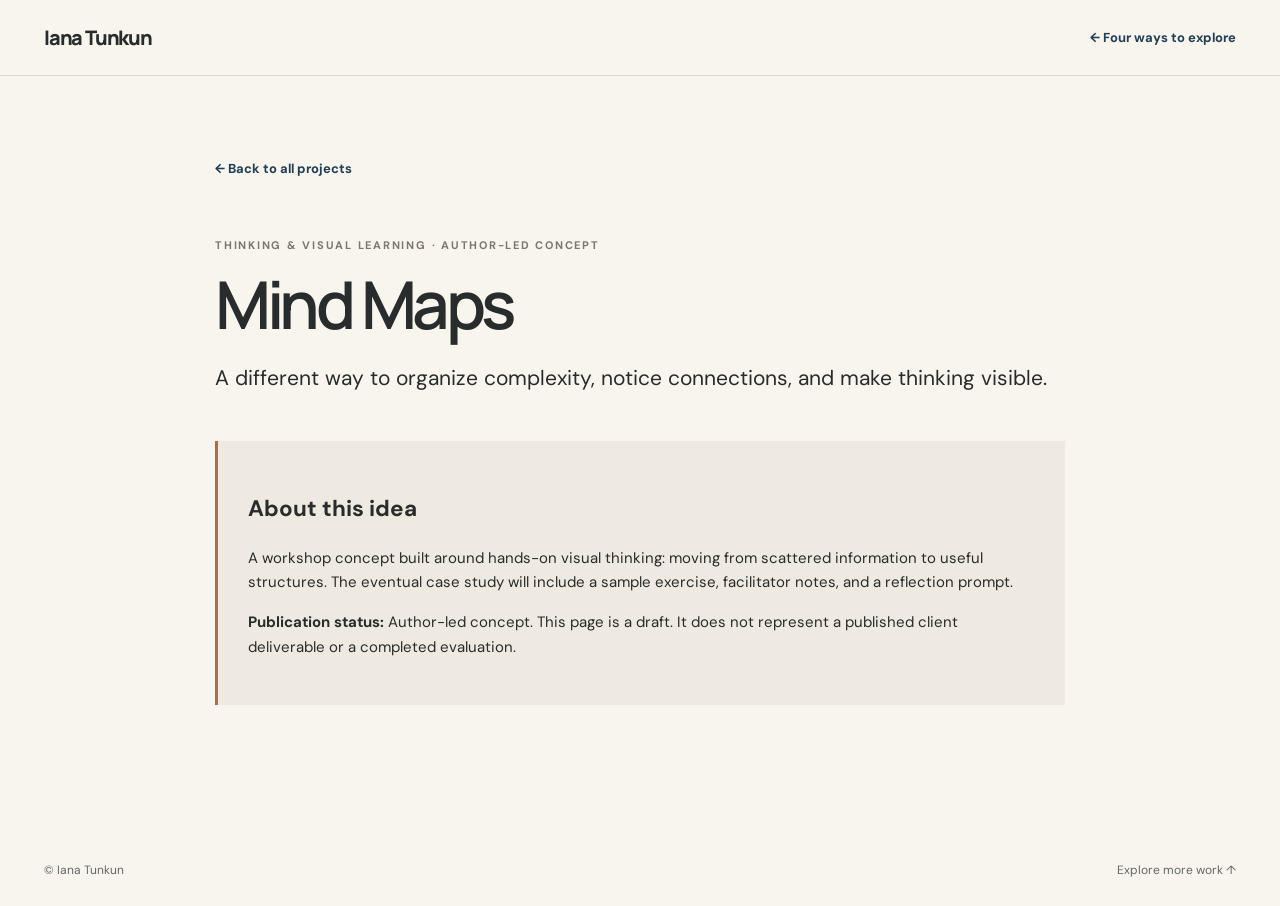
<file: projects/mind-maps.html>
<!doctype html><html lang="en"><head><meta charset="utf-8"><meta name="viewport" content="width=device-width,initial-scale=1"><title>Mind Maps | Iana Tunkun</title><link rel="stylesheet" href="../styles.css"><style>@import url('https://fonts.googleapis.com/css2?family=DM+Sans:wght@400;500;600;700&family=Manrope:wght@400;500;600;700;800&family=Playfair+Display:ital,wght@0,400;1,400;1,500&display=swap');
:root{--cream:#f8f5ef;--paper:#fffdf9;--ink:#282c2c;--quiet:#616764;--line:#dddcd4;--green:#657868;--navy:#233e52;--copper:#a56f53;--shadow:0 12px 42px rgba(29,44,44,.075)}
*{box-sizing:border-box}html{scroll-behavior:smooth;scroll-padding-top:105px}body{background:var(--cream);margin:0;color:var(--ink);font:15px/1.65 'DM Sans',Arial,sans-serif;-webkit-font-smoothing:antialiased}a{color:inherit;text-decoration:none}a:focus-visible,button:focus-visible{outline:3px solid #517c87;outline-offset:4px}button{font:inherit;cursor:pointer}.wrap{width:min(1200px,calc(100% - 88px));margin:0 auto}.site-header{background:rgba(248,245,239,.96);border-bottom:1px solid var(--line);position:sticky;top:0;z-index:5;backdrop-filter:blur(14px)}.nav{min-height:80px;display:flex;align-items:center;gap:28px}.brand{font:800 20px Manrope,Arial,sans-serif;letter-spacing:-.055em;white-space:nowrap}.main-nav{display:flex;flex-wrap:wrap;gap:22px;margin-left:auto;align-items:center}.main-nav a{font-size:15px;font-weight:600;white-space:nowrap}.main-nav a:hover{color:var(--copper)}.nav-cta{padding:10px 17px;border:1px solid #879891;border-radius:50px;font-size:13px;font-weight:700;white-space:nowrap}.nav-cta:hover{background:var(--navy);color:#fff}.eyebrow{font-size:11px;letter-spacing:.17em;font-weight:700;color:#7c766c;text-transform:uppercase}.hero{display:grid;grid-template-columns:1.14fr .86fr;gap:65px;align-items:center;padding-top:70px;padding-bottom:83px}.hero-copy{padding:15px 0}.hero h1{font:600 clamp(39px,4.55vw,60px)/1.17 Manrope,Arial,sans-serif;letter-spacing:-.065em;margin:21px 0 25px;max-width:650px}.hero h1 em{font:italic 400 1.07em 'Playfair Display',Georgia,serif;letter-spacing:-.045em;color:var(--navy)}.hero-lede{font:400 19px/1.65 'DM Sans',Arial,sans-serif;max-width:590px;margin:0 0 15px}.hero-sub{color:var(--quiet);line-height:1.8;margin:0;max-width:530px}.hero-actions{display:flex;gap:12px;margin-top:30px;flex-wrap:wrap}.button{display:inline-flex;justify-content:center;align-items:center;gap:25px;font-size:13px;font-weight:700;padding:13px 21px;border-radius:5px}.button-primary{background:var(--navy);color:#fff}.button-primary:hover{background:#345770}.button-plain{border:1px solid #bbb8af;background:var(--paper)}.portrait{margin:0}.portrait-frame{padding:12px;background:#e5dfd2;border-radius:2px;box-shadow:0 15px 38px #292a2514}.portrait-frame img{display:block;width:100%;height:auto;max-height:540px;object-fit:contain;object-position:center;background:#e8dfcb}.portrait figcaption{padding:17px 6px 0;display:flex;flex-direction:column;gap:2px}.portrait figcaption strong{font-size:15px}.portrait figcaption span{font-size:12px;color:var(--quiet)}.intro-label{display:flex;align-items:center;gap:10px;margin-bottom:14px}.intro-label:before{content:'';height:7px;width:7px;border-radius:50%;background:var(--copper)}
.stats-section{background:#e8e7df;border-block:1px solid #dbdbd2;padding:31px 0 43px}.section-kicker{font-size:11px;letter-spacing:.16em;font-weight:700;color:#7b766e;text-transform:uppercase}.stats-top{display:flex;justify-content:space-between;align-items:end;gap:25px;margin-bottom:20px}.stats-top p{font-size:13px;color:var(--quiet);margin:0}.stats-grid{display:grid;grid-template-columns:repeat(4,1fr);gap:14px}.stat-card{background:#fcfaf6;border:1px solid #dbdcd6;padding:24px 22px;min-height:150px;display:flex;flex-direction:column;justify-content:space-between;gap:14px}.stat-card strong{font:700 clamp(29px,3vw,38px)/1.1 Manrope,Arial,sans-serif;letter-spacing:-.06em;color:var(--navy)}.stat-card span{font-size:12px;line-height:1.5;color:#646762}.stat-card svg{width:24px;height:24px;stroke:var(--copper);fill:none;stroke-width:1.5;margin-bottom:2px}
.section{padding:92px 0}.section-heading{display:grid;grid-template-columns:1fr minmax(250px,430px);align-items:end;gap:50px;margin-bottom:31px}.section-heading h2,.about-grid h2,.contact-grid h2{font:600 clamp(30px,3.4vw,44px)/1.22 Manrope,Arial,sans-serif;letter-spacing:-.06em;margin:12px 0 0}.section-heading h2 em{font:italic 400 1.04em 'Playfair Display',Georgia,serif;color:var(--copper)}.section-heading p{font-size:14px;line-height:1.75;color:var(--quiet);margin:0}.areas{display:grid;grid-template-columns:repeat(4,1fr);gap:14px}.area-card{background:#fffdf9;border:1px solid var(--line);padding:24px;min-height:260px;display:flex;flex-direction:column;gap:11px;box-shadow:0 2px 5px #383d2e04}.area-card svg{width:42px;height:42px;stroke:var(--navy);stroke-width:1.5;fill:none;margin-bottom:4px}.area-card h3{font:700 18px/1.35 Manrope,Arial,sans-serif;letter-spacing:-.04em;margin:0}.area-card p{font-size:13px;color:var(--quiet);line-height:1.7;margin:0}.area-card .area-n{margin-top:auto;font-size:11px;color:var(--copper);font-weight:700}.section-tinted{background:#efeee8}.section-heading .small-note{font-size:13px;color:var(--quiet)}.project-grid{display:grid;grid-template-columns:repeat(3,1fr);gap:30px 19px}.project-card{background:#fffdf9;border:1px solid #dddcd5;display:flex;flex-direction:column;transition:transform .2s ease,box-shadow .2s ease}.project-card:hover{transform:translateY(-4px);box-shadow:var(--shadow)}.project-visual{height:211px;position:relative;display:grid;place-items:center;overflow:hidden}.project-visual svg{width:80%;height:82%;max-width:320px;opacity:.75}.project-index{position:absolute;left:21px;top:17px;font-size:10px;font-weight:800;letter-spacing:.12em}.project-mark{position:absolute;right:21px;bottom:14px;font-size:22px}.sage .project-visual{background:#d9e3d6;color:#416352}.blue .project-visual{background:#d8e2e8;color:#345b77}.rose .project-visual{background:#e9dcd7;color:#8b5b54}.amber .project-visual{background:#e8dcc4;color:#82653d}.stone .project-visual{background:#dcded9;color:#656f65}.navy .project-visual{background:#2b4659;color:#f3ece0}.project-info{padding:21px 21px 25px}.project-types{font-size:11px;color:#77736c;line-height:1.6}.separator{color:var(--copper);margin:0 3px}.project-info h3{font:700 20px/1.33 Manrope,Arial,sans-serif;letter-spacing:-.045em;margin:10px 0}.project-info p{font-size:13px;line-height:1.75;color:var(--quiet);margin:0}.project-footer{font-size:12px;color:#77736c;margin:25px 0 0}
.method-grid{display:grid;grid-template-columns:.8fr 1.2fr;gap:80px;align-items:center}.method-grid h2{font:600 clamp(31px,3.35vw,44px)/1.2 Manrope,Arial,sans-serif;letter-spacing:-.06em;margin:14px 0}.method-grid h2 em{font:italic 400 1.06em 'Playfair Display',Georgia,serif;color:var(--copper)}.method-grid p{color:var(--quiet);line-height:1.8}.method-example{background:#f1eee6;padding:35px;border:1px solid #e1ddd2;position:relative}.method-example:before{content:'A THOUGHT EXPERIMENT';position:absolute;right:25px;top:18px;font-size:10px;color:#837e72;letter-spacing:.12em}.method-example h3{font:700 23px Manrope,Arial,sans-serif;margin:20px 0}.two-paths{display:grid;grid-template-columns:1fr 1fr;gap:14px}.path{background:#fffdf8;padding:21px;border:1px solid #e0ddd5}.path b{display:block;font-size:13px;color:var(--navy);margin-bottom:8px}.path p{font-size:13px;margin:0}.thought-label{color:#a0765a;font-size:12px;font-weight:700}.reviews-intro{display:flex;justify-content:space-between;align-items:end;gap:30px;margin-bottom:30px}.reviews-intro>p{max-width:440px;color:var(--quiet);font-size:14px}.reviews-grid{display:grid;grid-template-columns:repeat(3,1fr);gap:16px}.review-placeholder{padding:31px;border:1px dashed #c7c7bc;background:#fcfaf5;min-height:230px;display:flex;flex-direction:column}.review-placeholder .quotation{font:70px/.85 'Playfair Display',Georgia,serif;color:#9c9f95}.review-placeholder h3{font-size:15px;margin:23px 0 5px;font-weight:600}.review-placeholder p{color:var(--quiet);font-size:13px;margin:0}.review-placeholder .verified{margin-top:auto;font-size:10px;letter-spacing:.1em;font-weight:700;color:#92948d}.review-note{font-size:12px;color:#767971;margin-top:20px}.writing-box{display:grid;grid-template-columns:1fr 1fr;gap:50px;background:#e6e2d9;padding:45px;align-items:center}.writing-box h3{font:600 30px/1.2 Manrope,Arial,sans-serif;letter-spacing:-.05em;margin:10px 0 13px}.writing-box p{font-size:15px;color:#585f5b;line-height:1.75}.writing-art{height:240px;background:#d1c8b9;display:flex;align-items:center;justify-content:center;position:relative;overflow:hidden}.writing-art .mountain{position:absolute;width:260px;height:260px;transform:rotate(45deg);background:#8fa2a0;top:106px;left:32px}.writing-art .mountain.second{background:#486475;left:175px;top:152px;width:235px;height:235px}.writing-art span{position:absolute;z-index:1;color:#fffdf7;font:italic 31px 'Playfair Display',Georgia,serif;top:34px;left:29px}.about-section{background:#f0eee7}.about-grid{display:grid;grid-template-columns:1fr 1fr;gap:80px}.about-grid .body p{font-size:16px;color:#4e5752;line-height:1.85;margin:0 0 20px}.contact-section{background:var(--navy);color:#fdf9ef;padding:80px 0}.contact-grid{display:grid;grid-template-columns:1.25fr .75fr;align-items:center;gap:65px}.contact-grid .section-kicker{color:#c4b5a3}.contact-grid h2{max-width:650px}.contact-grid p{font-size:14px;color:#d4dfdf}.contact-aside{padding:30px;border:1px solid #8aa0aa}.contact-aside h3{margin:0 0 10px}.contact-aside p{line-height:1.75}.footer{padding:26px 0;display:flex;justify-content:space-between;gap:20px;color:var(--quiet);font-size:12px}.detail-layout{max-width:850px;padding-top:80px;padding-bottom:130px}.detail-layout h1{font:600 clamp(37px,5.5vw,66px)/1.13 Manrope,Arial,sans-serif;letter-spacing:-.065em;margin:13px 0}.detail-layout .lead{font-size:21px;line-height:1.6}.detail-layout .detail-box{margin-top:45px;padding:30px;background:#eeeae2;border-left:3px solid var(--copper)}.detail-layout .back{font-size:13px;font-weight:700;color:var(--navy)}
@media(max-width:1080px){.nav{flex-wrap:wrap;padding:14px 0;gap:12px}.main-nav{order:3;flex-basis:100%;justify-content:center}.nav-cta{margin-left:auto}.hero{gap:30px}.areas{grid-template-columns:repeat(2,1fr)}.project-grid{grid-template-columns:repeat(2,1fr)}.method-grid{gap:35px}}@media(max-width:720px){.wrap{width:calc(100% - 36px)}.site-header{position:relative}.main-nav{justify-content:flex-start;gap:12px 18px}.main-nav a{font-size:14px}.hero{grid-template-columns:1fr;padding-top:55px;padding-bottom:60px}.hero h1{font-size:clamp(38px,9vw,55px)}.hero-lede{font-size:17px}.portrait{max-width:480px}.portrait-frame img{max-height:none}.stats-top{display:block}.stats-grid{grid-template-columns:repeat(2,1fr)}.stat-card{min-height:145px;padding:18px}.section{padding:68px 0}.section-heading{grid-template-columns:1fr;gap:12px}.project-grid{grid-template-columns:1fr}.areas{grid-template-columns:1fr 1fr}.area-card{min-height:230px}.method-grid,.about-grid,.contact-grid,.writing-box{grid-template-columns:1fr;gap:27px}.two-paths{grid-template-columns:1fr}.reviews-grid{grid-template-columns:1fr}.review-placeholder{min-height:195px}.reviews-intro{display:block}.writing-box{padding:25px}.footer{flex-direction:column}}@media(max-width:430px){.areas{grid-template-columns:1fr}.hero h1{font-size:38px}.main-nav a{font-size:13px}.stats-grid{gap:9px}.stat-card strong{font-size:27px}}@media(prefers-reduced-motion:reduce){html{scroll-behavior:auto}*{transition:none!important}}</style></head><body><header class="masthead"><div class="wrap masthead-inner"><a class="wordmark" href="../index.html">Iana Tunkun</a><a class="header-return" href="../index.html#paths">← Four ways to explore</a></div></header><main class="wrap detail-layout"><a class="back" href="../index.html#projects">← Back to all projects</a><p class="section-kicker" style="margin-top:55px">THINKING & VISUAL LEARNING · AUTHOR-LED CONCEPT</p><h1>Mind Maps</h1><p class="lead">A different way to organize complexity, notice connections, and make thinking visible.</p><div class="detail-box"><h2>About this idea</h2><p>A workshop concept built around hands-on visual thinking: moving from scattered information to useful structures. The eventual case study will include a sample exercise, facilitator notes, and a reflection prompt.</p><p><strong>Publication status:</strong> Author-led concept. This page is a draft. It does not represent a published client deliverable or a completed evaluation.</p></div></main><footer class="wrap footer"><span>© Iana Tunkun</span><a href="../index.html#projects">Explore more work ↑</a></footer></body></html>
</file>
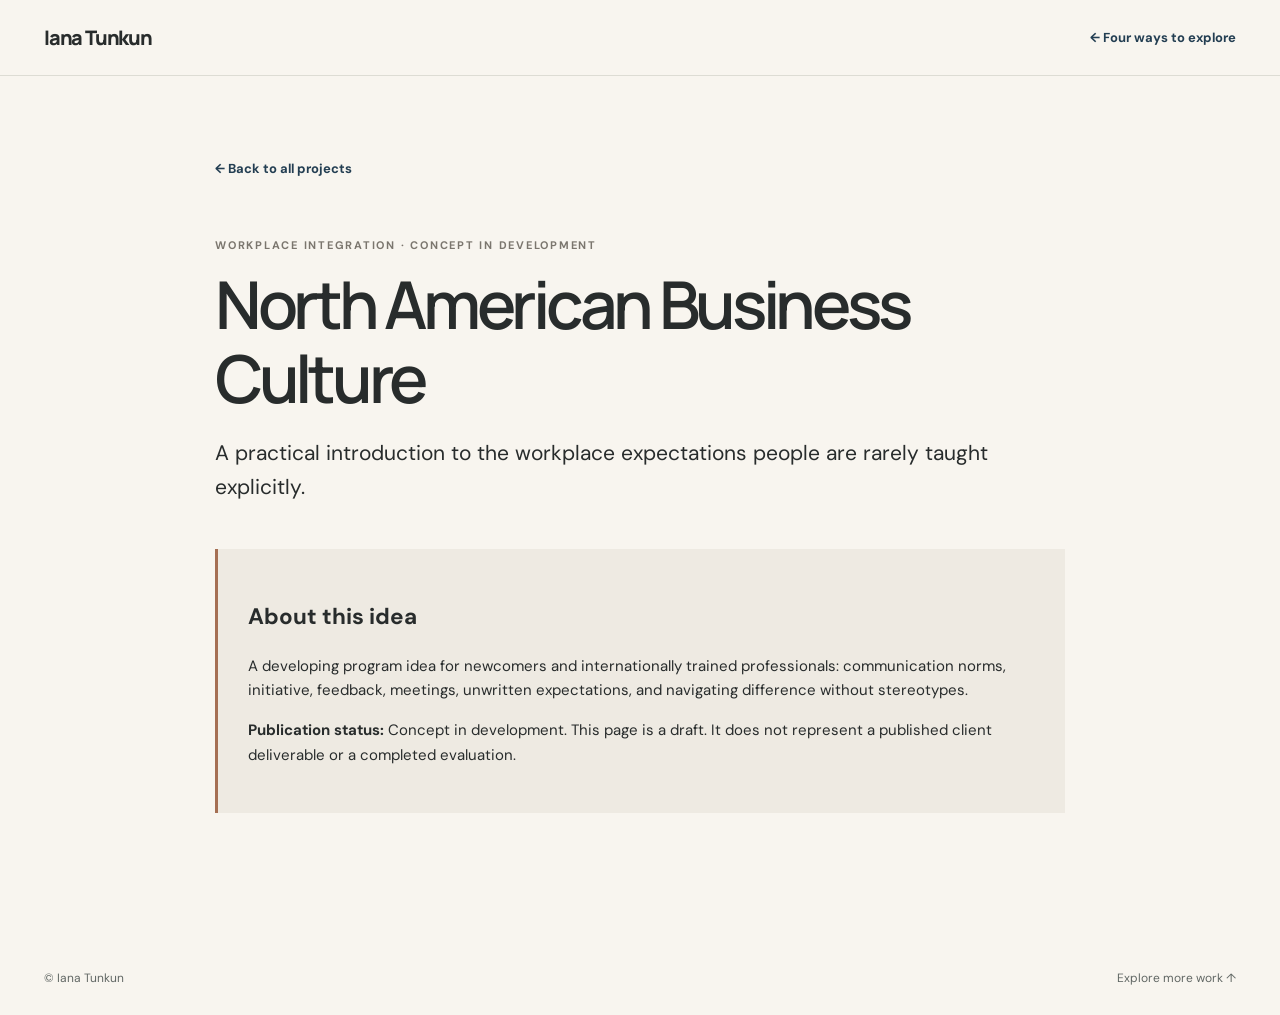
<file: projects/north-american-business-culture.html>
<!doctype html><html lang="en"><head><meta charset="utf-8"><meta name="viewport" content="width=device-width,initial-scale=1"><title>North American Business Culture | Iana Tunkun</title><link rel="stylesheet" href="../styles.css"><style>@import url('https://fonts.googleapis.com/css2?family=DM+Sans:wght@400;500;600;700&family=Manrope:wght@400;500;600;700;800&family=Playfair+Display:ital,wght@0,400;1,400;1,500&display=swap');
:root{--cream:#f8f5ef;--paper:#fffdf9;--ink:#282c2c;--quiet:#616764;--line:#dddcd4;--green:#657868;--navy:#233e52;--copper:#a56f53;--shadow:0 12px 42px rgba(29,44,44,.075)}
*{box-sizing:border-box}html{scroll-behavior:smooth;scroll-padding-top:105px}body{background:var(--cream);margin:0;color:var(--ink);font:15px/1.65 'DM Sans',Arial,sans-serif;-webkit-font-smoothing:antialiased}a{color:inherit;text-decoration:none}a:focus-visible,button:focus-visible{outline:3px solid #517c87;outline-offset:4px}button{font:inherit;cursor:pointer}.wrap{width:min(1200px,calc(100% - 88px));margin:0 auto}.site-header{background:rgba(248,245,239,.96);border-bottom:1px solid var(--line);position:sticky;top:0;z-index:5;backdrop-filter:blur(14px)}.nav{min-height:80px;display:flex;align-items:center;gap:28px}.brand{font:800 20px Manrope,Arial,sans-serif;letter-spacing:-.055em;white-space:nowrap}.main-nav{display:flex;flex-wrap:wrap;gap:22px;margin-left:auto;align-items:center}.main-nav a{font-size:15px;font-weight:600;white-space:nowrap}.main-nav a:hover{color:var(--copper)}.nav-cta{padding:10px 17px;border:1px solid #879891;border-radius:50px;font-size:13px;font-weight:700;white-space:nowrap}.nav-cta:hover{background:var(--navy);color:#fff}.eyebrow{font-size:11px;letter-spacing:.17em;font-weight:700;color:#7c766c;text-transform:uppercase}.hero{display:grid;grid-template-columns:1.14fr .86fr;gap:65px;align-items:center;padding-top:70px;padding-bottom:83px}.hero-copy{padding:15px 0}.hero h1{font:600 clamp(39px,4.55vw,60px)/1.17 Manrope,Arial,sans-serif;letter-spacing:-.065em;margin:21px 0 25px;max-width:650px}.hero h1 em{font:italic 400 1.07em 'Playfair Display',Georgia,serif;letter-spacing:-.045em;color:var(--navy)}.hero-lede{font:400 19px/1.65 'DM Sans',Arial,sans-serif;max-width:590px;margin:0 0 15px}.hero-sub{color:var(--quiet);line-height:1.8;margin:0;max-width:530px}.hero-actions{display:flex;gap:12px;margin-top:30px;flex-wrap:wrap}.button{display:inline-flex;justify-content:center;align-items:center;gap:25px;font-size:13px;font-weight:700;padding:13px 21px;border-radius:5px}.button-primary{background:var(--navy);color:#fff}.button-primary:hover{background:#345770}.button-plain{border:1px solid #bbb8af;background:var(--paper)}.portrait{margin:0}.portrait-frame{padding:12px;background:#e5dfd2;border-radius:2px;box-shadow:0 15px 38px #292a2514}.portrait-frame img{display:block;width:100%;height:auto;max-height:540px;object-fit:contain;object-position:center;background:#e8dfcb}.portrait figcaption{padding:17px 6px 0;display:flex;flex-direction:column;gap:2px}.portrait figcaption strong{font-size:15px}.portrait figcaption span{font-size:12px;color:var(--quiet)}.intro-label{display:flex;align-items:center;gap:10px;margin-bottom:14px}.intro-label:before{content:'';height:7px;width:7px;border-radius:50%;background:var(--copper)}
.stats-section{background:#e8e7df;border-block:1px solid #dbdbd2;padding:31px 0 43px}.section-kicker{font-size:11px;letter-spacing:.16em;font-weight:700;color:#7b766e;text-transform:uppercase}.stats-top{display:flex;justify-content:space-between;align-items:end;gap:25px;margin-bottom:20px}.stats-top p{font-size:13px;color:var(--quiet);margin:0}.stats-grid{display:grid;grid-template-columns:repeat(4,1fr);gap:14px}.stat-card{background:#fcfaf6;border:1px solid #dbdcd6;padding:24px 22px;min-height:150px;display:flex;flex-direction:column;justify-content:space-between;gap:14px}.stat-card strong{font:700 clamp(29px,3vw,38px)/1.1 Manrope,Arial,sans-serif;letter-spacing:-.06em;color:var(--navy)}.stat-card span{font-size:12px;line-height:1.5;color:#646762}.stat-card svg{width:24px;height:24px;stroke:var(--copper);fill:none;stroke-width:1.5;margin-bottom:2px}
.section{padding:92px 0}.section-heading{display:grid;grid-template-columns:1fr minmax(250px,430px);align-items:end;gap:50px;margin-bottom:31px}.section-heading h2,.about-grid h2,.contact-grid h2{font:600 clamp(30px,3.4vw,44px)/1.22 Manrope,Arial,sans-serif;letter-spacing:-.06em;margin:12px 0 0}.section-heading h2 em{font:italic 400 1.04em 'Playfair Display',Georgia,serif;color:var(--copper)}.section-heading p{font-size:14px;line-height:1.75;color:var(--quiet);margin:0}.areas{display:grid;grid-template-columns:repeat(4,1fr);gap:14px}.area-card{background:#fffdf9;border:1px solid var(--line);padding:24px;min-height:260px;display:flex;flex-direction:column;gap:11px;box-shadow:0 2px 5px #383d2e04}.area-card svg{width:42px;height:42px;stroke:var(--navy);stroke-width:1.5;fill:none;margin-bottom:4px}.area-card h3{font:700 18px/1.35 Manrope,Arial,sans-serif;letter-spacing:-.04em;margin:0}.area-card p{font-size:13px;color:var(--quiet);line-height:1.7;margin:0}.area-card .area-n{margin-top:auto;font-size:11px;color:var(--copper);font-weight:700}.section-tinted{background:#efeee8}.section-heading .small-note{font-size:13px;color:var(--quiet)}.project-grid{display:grid;grid-template-columns:repeat(3,1fr);gap:30px 19px}.project-card{background:#fffdf9;border:1px solid #dddcd5;display:flex;flex-direction:column;transition:transform .2s ease,box-shadow .2s ease}.project-card:hover{transform:translateY(-4px);box-shadow:var(--shadow)}.project-visual{height:211px;position:relative;display:grid;place-items:center;overflow:hidden}.project-visual svg{width:80%;height:82%;max-width:320px;opacity:.75}.project-index{position:absolute;left:21px;top:17px;font-size:10px;font-weight:800;letter-spacing:.12em}.project-mark{position:absolute;right:21px;bottom:14px;font-size:22px}.sage .project-visual{background:#d9e3d6;color:#416352}.blue .project-visual{background:#d8e2e8;color:#345b77}.rose .project-visual{background:#e9dcd7;color:#8b5b54}.amber .project-visual{background:#e8dcc4;color:#82653d}.stone .project-visual{background:#dcded9;color:#656f65}.navy .project-visual{background:#2b4659;color:#f3ece0}.project-info{padding:21px 21px 25px}.project-types{font-size:11px;color:#77736c;line-height:1.6}.separator{color:var(--copper);margin:0 3px}.project-info h3{font:700 20px/1.33 Manrope,Arial,sans-serif;letter-spacing:-.045em;margin:10px 0}.project-info p{font-size:13px;line-height:1.75;color:var(--quiet);margin:0}.project-footer{font-size:12px;color:#77736c;margin:25px 0 0}
.method-grid{display:grid;grid-template-columns:.8fr 1.2fr;gap:80px;align-items:center}.method-grid h2{font:600 clamp(31px,3.35vw,44px)/1.2 Manrope,Arial,sans-serif;letter-spacing:-.06em;margin:14px 0}.method-grid h2 em{font:italic 400 1.06em 'Playfair Display',Georgia,serif;color:var(--copper)}.method-grid p{color:var(--quiet);line-height:1.8}.method-example{background:#f1eee6;padding:35px;border:1px solid #e1ddd2;position:relative}.method-example:before{content:'A THOUGHT EXPERIMENT';position:absolute;right:25px;top:18px;font-size:10px;color:#837e72;letter-spacing:.12em}.method-example h3{font:700 23px Manrope,Arial,sans-serif;margin:20px 0}.two-paths{display:grid;grid-template-columns:1fr 1fr;gap:14px}.path{background:#fffdf8;padding:21px;border:1px solid #e0ddd5}.path b{display:block;font-size:13px;color:var(--navy);margin-bottom:8px}.path p{font-size:13px;margin:0}.thought-label{color:#a0765a;font-size:12px;font-weight:700}.reviews-intro{display:flex;justify-content:space-between;align-items:end;gap:30px;margin-bottom:30px}.reviews-intro>p{max-width:440px;color:var(--quiet);font-size:14px}.reviews-grid{display:grid;grid-template-columns:repeat(3,1fr);gap:16px}.review-placeholder{padding:31px;border:1px dashed #c7c7bc;background:#fcfaf5;min-height:230px;display:flex;flex-direction:column}.review-placeholder .quotation{font:70px/.85 'Playfair Display',Georgia,serif;color:#9c9f95}.review-placeholder h3{font-size:15px;margin:23px 0 5px;font-weight:600}.review-placeholder p{color:var(--quiet);font-size:13px;margin:0}.review-placeholder .verified{margin-top:auto;font-size:10px;letter-spacing:.1em;font-weight:700;color:#92948d}.review-note{font-size:12px;color:#767971;margin-top:20px}.writing-box{display:grid;grid-template-columns:1fr 1fr;gap:50px;background:#e6e2d9;padding:45px;align-items:center}.writing-box h3{font:600 30px/1.2 Manrope,Arial,sans-serif;letter-spacing:-.05em;margin:10px 0 13px}.writing-box p{font-size:15px;color:#585f5b;line-height:1.75}.writing-art{height:240px;background:#d1c8b9;display:flex;align-items:center;justify-content:center;position:relative;overflow:hidden}.writing-art .mountain{position:absolute;width:260px;height:260px;transform:rotate(45deg);background:#8fa2a0;top:106px;left:32px}.writing-art .mountain.second{background:#486475;left:175px;top:152px;width:235px;height:235px}.writing-art span{position:absolute;z-index:1;color:#fffdf7;font:italic 31px 'Playfair Display',Georgia,serif;top:34px;left:29px}.about-section{background:#f0eee7}.about-grid{display:grid;grid-template-columns:1fr 1fr;gap:80px}.about-grid .body p{font-size:16px;color:#4e5752;line-height:1.85;margin:0 0 20px}.contact-section{background:var(--navy);color:#fdf9ef;padding:80px 0}.contact-grid{display:grid;grid-template-columns:1.25fr .75fr;align-items:center;gap:65px}.contact-grid .section-kicker{color:#c4b5a3}.contact-grid h2{max-width:650px}.contact-grid p{font-size:14px;color:#d4dfdf}.contact-aside{padding:30px;border:1px solid #8aa0aa}.contact-aside h3{margin:0 0 10px}.contact-aside p{line-height:1.75}.footer{padding:26px 0;display:flex;justify-content:space-between;gap:20px;color:var(--quiet);font-size:12px}.detail-layout{max-width:850px;padding-top:80px;padding-bottom:130px}.detail-layout h1{font:600 clamp(37px,5.5vw,66px)/1.13 Manrope,Arial,sans-serif;letter-spacing:-.065em;margin:13px 0}.detail-layout .lead{font-size:21px;line-height:1.6}.detail-layout .detail-box{margin-top:45px;padding:30px;background:#eeeae2;border-left:3px solid var(--copper)}.detail-layout .back{font-size:13px;font-weight:700;color:var(--navy)}
@media(max-width:1080px){.nav{flex-wrap:wrap;padding:14px 0;gap:12px}.main-nav{order:3;flex-basis:100%;justify-content:center}.nav-cta{margin-left:auto}.hero{gap:30px}.areas{grid-template-columns:repeat(2,1fr)}.project-grid{grid-template-columns:repeat(2,1fr)}.method-grid{gap:35px}}@media(max-width:720px){.wrap{width:calc(100% - 36px)}.site-header{position:relative}.main-nav{justify-content:flex-start;gap:12px 18px}.main-nav a{font-size:14px}.hero{grid-template-columns:1fr;padding-top:55px;padding-bottom:60px}.hero h1{font-size:clamp(38px,9vw,55px)}.hero-lede{font-size:17px}.portrait{max-width:480px}.portrait-frame img{max-height:none}.stats-top{display:block}.stats-grid{grid-template-columns:repeat(2,1fr)}.stat-card{min-height:145px;padding:18px}.section{padding:68px 0}.section-heading{grid-template-columns:1fr;gap:12px}.project-grid{grid-template-columns:1fr}.areas{grid-template-columns:1fr 1fr}.area-card{min-height:230px}.method-grid,.about-grid,.contact-grid,.writing-box{grid-template-columns:1fr;gap:27px}.two-paths{grid-template-columns:1fr}.reviews-grid{grid-template-columns:1fr}.review-placeholder{min-height:195px}.reviews-intro{display:block}.writing-box{padding:25px}.footer{flex-direction:column}}@media(max-width:430px){.areas{grid-template-columns:1fr}.hero h1{font-size:38px}.main-nav a{font-size:13px}.stats-grid{gap:9px}.stat-card strong{font-size:27px}}@media(prefers-reduced-motion:reduce){html{scroll-behavior:auto}*{transition:none!important}}</style></head><body><header class="masthead"><div class="wrap masthead-inner"><a class="wordmark" href="../index.html">Iana Tunkun</a><a class="header-return" href="../index.html#paths">← Four ways to explore</a></div></header><main class="wrap detail-layout"><a class="back" href="../index.html#projects">← Back to all projects</a><p class="section-kicker" style="margin-top:55px">WORKPLACE INTEGRATION · CONCEPT IN DEVELOPMENT</p><h1>North American Business Culture</h1><p class="lead">A practical introduction to the workplace expectations people are rarely taught explicitly.</p><div class="detail-box"><h2>About this idea</h2><p>A developing program idea for newcomers and internationally trained professionals: communication norms, initiative, feedback, meetings, unwritten expectations, and navigating difference without stereotypes.</p><p><strong>Publication status:</strong> Concept in development. This page is a draft. It does not represent a published client deliverable or a completed evaluation.</p></div></main><footer class="wrap footer"><span>© Iana Tunkun</span><a href="../index.html#projects">Explore more work ↑</a></footer></body></html>
</file>
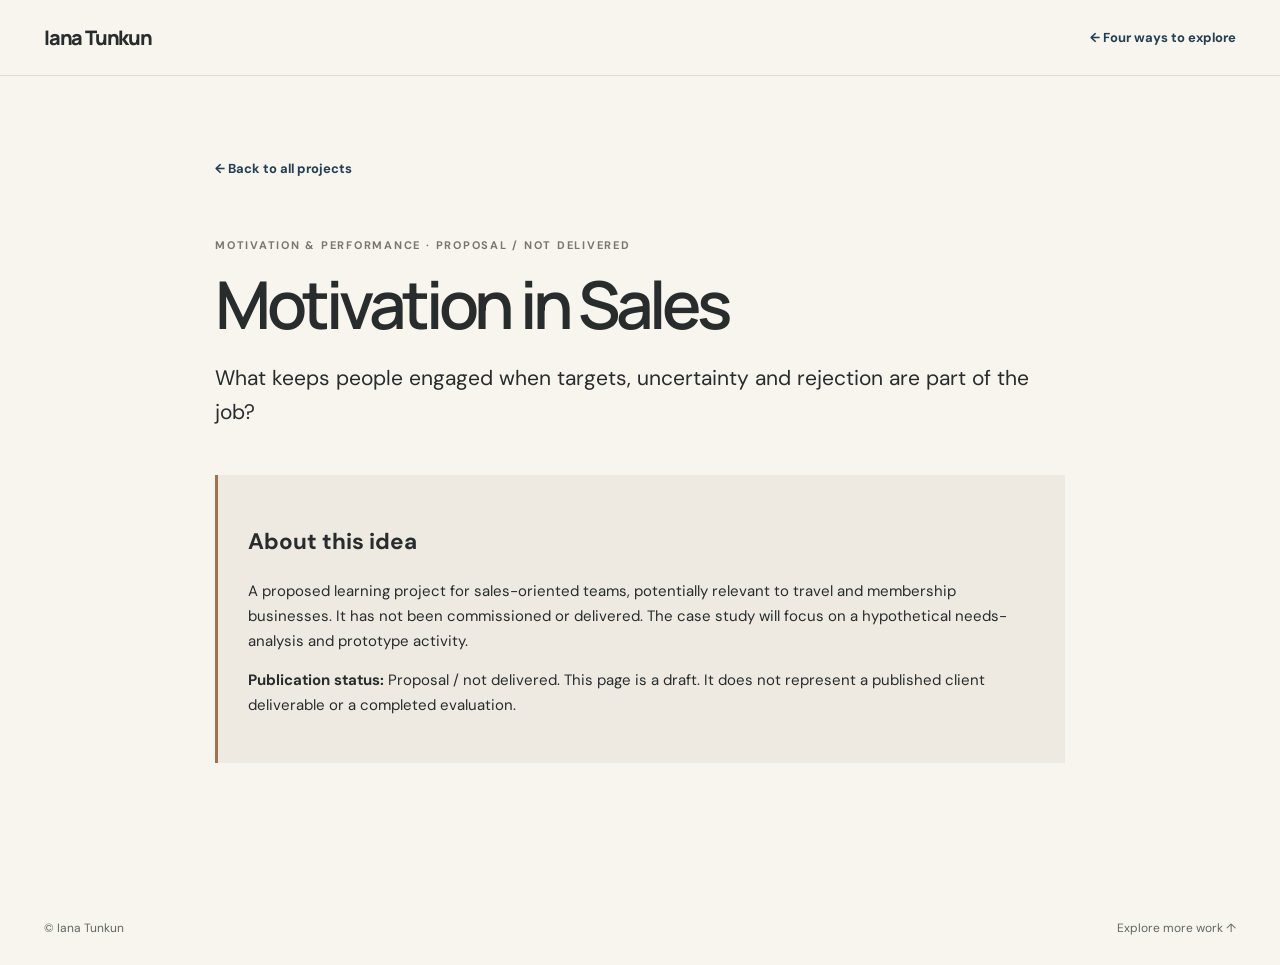
<file: projects/sales-motivation.html>
<!doctype html><html lang="en"><head><meta charset="utf-8"><meta name="viewport" content="width=device-width,initial-scale=1"><title>Motivation in Sales | Iana Tunkun</title><link rel="stylesheet" href="../styles.css"><style>@import url('https://fonts.googleapis.com/css2?family=DM+Sans:wght@400;500;600;700&family=Manrope:wght@400;500;600;700;800&family=Playfair+Display:ital,wght@0,400;1,400;1,500&display=swap');
:root{--cream:#f8f5ef;--paper:#fffdf9;--ink:#282c2c;--quiet:#616764;--line:#dddcd4;--green:#657868;--navy:#233e52;--copper:#a56f53;--shadow:0 12px 42px rgba(29,44,44,.075)}
*{box-sizing:border-box}html{scroll-behavior:smooth;scroll-padding-top:105px}body{background:var(--cream);margin:0;color:var(--ink);font:15px/1.65 'DM Sans',Arial,sans-serif;-webkit-font-smoothing:antialiased}a{color:inherit;text-decoration:none}a:focus-visible,button:focus-visible{outline:3px solid #517c87;outline-offset:4px}button{font:inherit;cursor:pointer}.wrap{width:min(1200px,calc(100% - 88px));margin:0 auto}.site-header{background:rgba(248,245,239,.96);border-bottom:1px solid var(--line);position:sticky;top:0;z-index:5;backdrop-filter:blur(14px)}.nav{min-height:80px;display:flex;align-items:center;gap:28px}.brand{font:800 20px Manrope,Arial,sans-serif;letter-spacing:-.055em;white-space:nowrap}.main-nav{display:flex;flex-wrap:wrap;gap:22px;margin-left:auto;align-items:center}.main-nav a{font-size:15px;font-weight:600;white-space:nowrap}.main-nav a:hover{color:var(--copper)}.nav-cta{padding:10px 17px;border:1px solid #879891;border-radius:50px;font-size:13px;font-weight:700;white-space:nowrap}.nav-cta:hover{background:var(--navy);color:#fff}.eyebrow{font-size:11px;letter-spacing:.17em;font-weight:700;color:#7c766c;text-transform:uppercase}.hero{display:grid;grid-template-columns:1.14fr .86fr;gap:65px;align-items:center;padding-top:70px;padding-bottom:83px}.hero-copy{padding:15px 0}.hero h1{font:600 clamp(39px,4.55vw,60px)/1.17 Manrope,Arial,sans-serif;letter-spacing:-.065em;margin:21px 0 25px;max-width:650px}.hero h1 em{font:italic 400 1.07em 'Playfair Display',Georgia,serif;letter-spacing:-.045em;color:var(--navy)}.hero-lede{font:400 19px/1.65 'DM Sans',Arial,sans-serif;max-width:590px;margin:0 0 15px}.hero-sub{color:var(--quiet);line-height:1.8;margin:0;max-width:530px}.hero-actions{display:flex;gap:12px;margin-top:30px;flex-wrap:wrap}.button{display:inline-flex;justify-content:center;align-items:center;gap:25px;font-size:13px;font-weight:700;padding:13px 21px;border-radius:5px}.button-primary{background:var(--navy);color:#fff}.button-primary:hover{background:#345770}.button-plain{border:1px solid #bbb8af;background:var(--paper)}.portrait{margin:0}.portrait-frame{padding:12px;background:#e5dfd2;border-radius:2px;box-shadow:0 15px 38px #292a2514}.portrait-frame img{display:block;width:100%;height:auto;max-height:540px;object-fit:contain;object-position:center;background:#e8dfcb}.portrait figcaption{padding:17px 6px 0;display:flex;flex-direction:column;gap:2px}.portrait figcaption strong{font-size:15px}.portrait figcaption span{font-size:12px;color:var(--quiet)}.intro-label{display:flex;align-items:center;gap:10px;margin-bottom:14px}.intro-label:before{content:'';height:7px;width:7px;border-radius:50%;background:var(--copper)}
.stats-section{background:#e8e7df;border-block:1px solid #dbdbd2;padding:31px 0 43px}.section-kicker{font-size:11px;letter-spacing:.16em;font-weight:700;color:#7b766e;text-transform:uppercase}.stats-top{display:flex;justify-content:space-between;align-items:end;gap:25px;margin-bottom:20px}.stats-top p{font-size:13px;color:var(--quiet);margin:0}.stats-grid{display:grid;grid-template-columns:repeat(4,1fr);gap:14px}.stat-card{background:#fcfaf6;border:1px solid #dbdcd6;padding:24px 22px;min-height:150px;display:flex;flex-direction:column;justify-content:space-between;gap:14px}.stat-card strong{font:700 clamp(29px,3vw,38px)/1.1 Manrope,Arial,sans-serif;letter-spacing:-.06em;color:var(--navy)}.stat-card span{font-size:12px;line-height:1.5;color:#646762}.stat-card svg{width:24px;height:24px;stroke:var(--copper);fill:none;stroke-width:1.5;margin-bottom:2px}
.section{padding:92px 0}.section-heading{display:grid;grid-template-columns:1fr minmax(250px,430px);align-items:end;gap:50px;margin-bottom:31px}.section-heading h2,.about-grid h2,.contact-grid h2{font:600 clamp(30px,3.4vw,44px)/1.22 Manrope,Arial,sans-serif;letter-spacing:-.06em;margin:12px 0 0}.section-heading h2 em{font:italic 400 1.04em 'Playfair Display',Georgia,serif;color:var(--copper)}.section-heading p{font-size:14px;line-height:1.75;color:var(--quiet);margin:0}.areas{display:grid;grid-template-columns:repeat(4,1fr);gap:14px}.area-card{background:#fffdf9;border:1px solid var(--line);padding:24px;min-height:260px;display:flex;flex-direction:column;gap:11px;box-shadow:0 2px 5px #383d2e04}.area-card svg{width:42px;height:42px;stroke:var(--navy);stroke-width:1.5;fill:none;margin-bottom:4px}.area-card h3{font:700 18px/1.35 Manrope,Arial,sans-serif;letter-spacing:-.04em;margin:0}.area-card p{font-size:13px;color:var(--quiet);line-height:1.7;margin:0}.area-card .area-n{margin-top:auto;font-size:11px;color:var(--copper);font-weight:700}.section-tinted{background:#efeee8}.section-heading .small-note{font-size:13px;color:var(--quiet)}.project-grid{display:grid;grid-template-columns:repeat(3,1fr);gap:30px 19px}.project-card{background:#fffdf9;border:1px solid #dddcd5;display:flex;flex-direction:column;transition:transform .2s ease,box-shadow .2s ease}.project-card:hover{transform:translateY(-4px);box-shadow:var(--shadow)}.project-visual{height:211px;position:relative;display:grid;place-items:center;overflow:hidden}.project-visual svg{width:80%;height:82%;max-width:320px;opacity:.75}.project-index{position:absolute;left:21px;top:17px;font-size:10px;font-weight:800;letter-spacing:.12em}.project-mark{position:absolute;right:21px;bottom:14px;font-size:22px}.sage .project-visual{background:#d9e3d6;color:#416352}.blue .project-visual{background:#d8e2e8;color:#345b77}.rose .project-visual{background:#e9dcd7;color:#8b5b54}.amber .project-visual{background:#e8dcc4;color:#82653d}.stone .project-visual{background:#dcded9;color:#656f65}.navy .project-visual{background:#2b4659;color:#f3ece0}.project-info{padding:21px 21px 25px}.project-types{font-size:11px;color:#77736c;line-height:1.6}.separator{color:var(--copper);margin:0 3px}.project-info h3{font:700 20px/1.33 Manrope,Arial,sans-serif;letter-spacing:-.045em;margin:10px 0}.project-info p{font-size:13px;line-height:1.75;color:var(--quiet);margin:0}.project-footer{font-size:12px;color:#77736c;margin:25px 0 0}
.method-grid{display:grid;grid-template-columns:.8fr 1.2fr;gap:80px;align-items:center}.method-grid h2{font:600 clamp(31px,3.35vw,44px)/1.2 Manrope,Arial,sans-serif;letter-spacing:-.06em;margin:14px 0}.method-grid h2 em{font:italic 400 1.06em 'Playfair Display',Georgia,serif;color:var(--copper)}.method-grid p{color:var(--quiet);line-height:1.8}.method-example{background:#f1eee6;padding:35px;border:1px solid #e1ddd2;position:relative}.method-example:before{content:'A THOUGHT EXPERIMENT';position:absolute;right:25px;top:18px;font-size:10px;color:#837e72;letter-spacing:.12em}.method-example h3{font:700 23px Manrope,Arial,sans-serif;margin:20px 0}.two-paths{display:grid;grid-template-columns:1fr 1fr;gap:14px}.path{background:#fffdf8;padding:21px;border:1px solid #e0ddd5}.path b{display:block;font-size:13px;color:var(--navy);margin-bottom:8px}.path p{font-size:13px;margin:0}.thought-label{color:#a0765a;font-size:12px;font-weight:700}.reviews-intro{display:flex;justify-content:space-between;align-items:end;gap:30px;margin-bottom:30px}.reviews-intro>p{max-width:440px;color:var(--quiet);font-size:14px}.reviews-grid{display:grid;grid-template-columns:repeat(3,1fr);gap:16px}.review-placeholder{padding:31px;border:1px dashed #c7c7bc;background:#fcfaf5;min-height:230px;display:flex;flex-direction:column}.review-placeholder .quotation{font:70px/.85 'Playfair Display',Georgia,serif;color:#9c9f95}.review-placeholder h3{font-size:15px;margin:23px 0 5px;font-weight:600}.review-placeholder p{color:var(--quiet);font-size:13px;margin:0}.review-placeholder .verified{margin-top:auto;font-size:10px;letter-spacing:.1em;font-weight:700;color:#92948d}.review-note{font-size:12px;color:#767971;margin-top:20px}.writing-box{display:grid;grid-template-columns:1fr 1fr;gap:50px;background:#e6e2d9;padding:45px;align-items:center}.writing-box h3{font:600 30px/1.2 Manrope,Arial,sans-serif;letter-spacing:-.05em;margin:10px 0 13px}.writing-box p{font-size:15px;color:#585f5b;line-height:1.75}.writing-art{height:240px;background:#d1c8b9;display:flex;align-items:center;justify-content:center;position:relative;overflow:hidden}.writing-art .mountain{position:absolute;width:260px;height:260px;transform:rotate(45deg);background:#8fa2a0;top:106px;left:32px}.writing-art .mountain.second{background:#486475;left:175px;top:152px;width:235px;height:235px}.writing-art span{position:absolute;z-index:1;color:#fffdf7;font:italic 31px 'Playfair Display',Georgia,serif;top:34px;left:29px}.about-section{background:#f0eee7}.about-grid{display:grid;grid-template-columns:1fr 1fr;gap:80px}.about-grid .body p{font-size:16px;color:#4e5752;line-height:1.85;margin:0 0 20px}.contact-section{background:var(--navy);color:#fdf9ef;padding:80px 0}.contact-grid{display:grid;grid-template-columns:1.25fr .75fr;align-items:center;gap:65px}.contact-grid .section-kicker{color:#c4b5a3}.contact-grid h2{max-width:650px}.contact-grid p{font-size:14px;color:#d4dfdf}.contact-aside{padding:30px;border:1px solid #8aa0aa}.contact-aside h3{margin:0 0 10px}.contact-aside p{line-height:1.75}.footer{padding:26px 0;display:flex;justify-content:space-between;gap:20px;color:var(--quiet);font-size:12px}.detail-layout{max-width:850px;padding-top:80px;padding-bottom:130px}.detail-layout h1{font:600 clamp(37px,5.5vw,66px)/1.13 Manrope,Arial,sans-serif;letter-spacing:-.065em;margin:13px 0}.detail-layout .lead{font-size:21px;line-height:1.6}.detail-layout .detail-box{margin-top:45px;padding:30px;background:#eeeae2;border-left:3px solid var(--copper)}.detail-layout .back{font-size:13px;font-weight:700;color:var(--navy)}
@media(max-width:1080px){.nav{flex-wrap:wrap;padding:14px 0;gap:12px}.main-nav{order:3;flex-basis:100%;justify-content:center}.nav-cta{margin-left:auto}.hero{gap:30px}.areas{grid-template-columns:repeat(2,1fr)}.project-grid{grid-template-columns:repeat(2,1fr)}.method-grid{gap:35px}}@media(max-width:720px){.wrap{width:calc(100% - 36px)}.site-header{position:relative}.main-nav{justify-content:flex-start;gap:12px 18px}.main-nav a{font-size:14px}.hero{grid-template-columns:1fr;padding-top:55px;padding-bottom:60px}.hero h1{font-size:clamp(38px,9vw,55px)}.hero-lede{font-size:17px}.portrait{max-width:480px}.portrait-frame img{max-height:none}.stats-top{display:block}.stats-grid{grid-template-columns:repeat(2,1fr)}.stat-card{min-height:145px;padding:18px}.section{padding:68px 0}.section-heading{grid-template-columns:1fr;gap:12px}.project-grid{grid-template-columns:1fr}.areas{grid-template-columns:1fr 1fr}.area-card{min-height:230px}.method-grid,.about-grid,.contact-grid,.writing-box{grid-template-columns:1fr;gap:27px}.two-paths{grid-template-columns:1fr}.reviews-grid{grid-template-columns:1fr}.review-placeholder{min-height:195px}.reviews-intro{display:block}.writing-box{padding:25px}.footer{flex-direction:column}}@media(max-width:430px){.areas{grid-template-columns:1fr}.hero h1{font-size:38px}.main-nav a{font-size:13px}.stats-grid{gap:9px}.stat-card strong{font-size:27px}}@media(prefers-reduced-motion:reduce){html{scroll-behavior:auto}*{transition:none!important}}</style></head><body><header class="masthead"><div class="wrap masthead-inner"><a class="wordmark" href="../index.html">Iana Tunkun</a><a class="header-return" href="../index.html#paths">← Four ways to explore</a></div></header><main class="wrap detail-layout"><a class="back" href="../index.html#projects">← Back to all projects</a><p class="section-kicker" style="margin-top:55px">MOTIVATION & PERFORMANCE · PROPOSAL / NOT DELIVERED</p><h1>Motivation in Sales</h1><p class="lead">What keeps people engaged when targets, uncertainty and rejection are part of the job?</p><div class="detail-box"><h2>About this idea</h2><p>A proposed learning project for sales-oriented teams, potentially relevant to travel and membership businesses. It has not been commissioned or delivered. The case study will focus on a hypothetical needs-analysis and prototype activity.</p><p><strong>Publication status:</strong> Proposal / not delivered. This page is a draft. It does not represent a published client deliverable or a completed evaluation.</p></div></main><footer class="wrap footer"><span>© Iana Tunkun</span><a href="../index.html#projects">Explore more work ↑</a></footer></body></html>
</file>
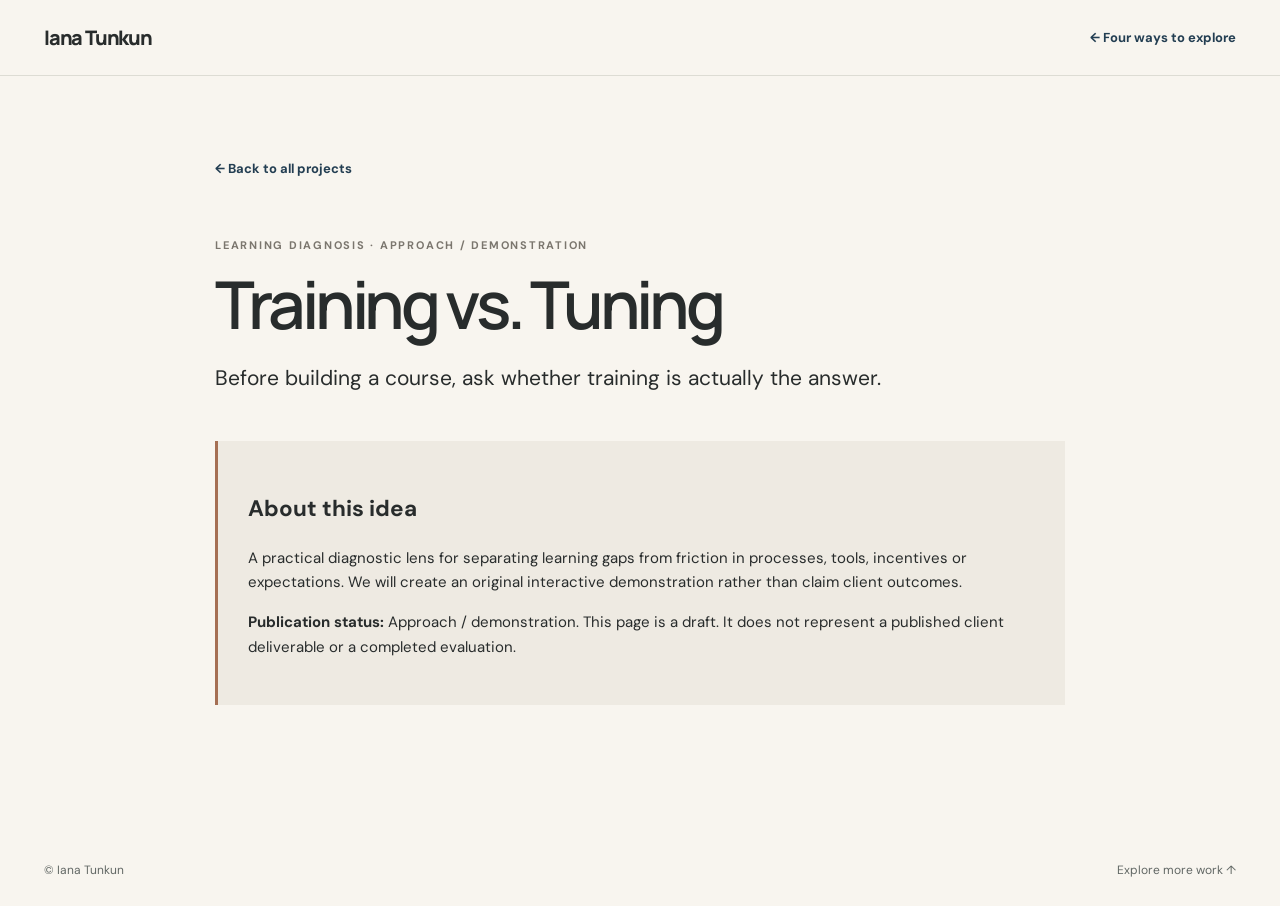
<file: projects/training-vs-tuning.html>
<!doctype html><html lang="en"><head><meta charset="utf-8"><meta name="viewport" content="width=device-width,initial-scale=1"><title>Training vs. Tuning | Iana Tunkun</title><link rel="stylesheet" href="../styles.css"><style>@import url('https://fonts.googleapis.com/css2?family=DM+Sans:wght@400;500;600;700&family=Manrope:wght@400;500;600;700;800&family=Playfair+Display:ital,wght@0,400;1,400;1,500&display=swap');
:root{--cream:#f8f5ef;--paper:#fffdf9;--ink:#282c2c;--quiet:#616764;--line:#dddcd4;--green:#657868;--navy:#233e52;--copper:#a56f53;--shadow:0 12px 42px rgba(29,44,44,.075)}
*{box-sizing:border-box}html{scroll-behavior:smooth;scroll-padding-top:105px}body{background:var(--cream);margin:0;color:var(--ink);font:15px/1.65 'DM Sans',Arial,sans-serif;-webkit-font-smoothing:antialiased}a{color:inherit;text-decoration:none}a:focus-visible,button:focus-visible{outline:3px solid #517c87;outline-offset:4px}button{font:inherit;cursor:pointer}.wrap{width:min(1200px,calc(100% - 88px));margin:0 auto}.site-header{background:rgba(248,245,239,.96);border-bottom:1px solid var(--line);position:sticky;top:0;z-index:5;backdrop-filter:blur(14px)}.nav{min-height:80px;display:flex;align-items:center;gap:28px}.brand{font:800 20px Manrope,Arial,sans-serif;letter-spacing:-.055em;white-space:nowrap}.main-nav{display:flex;flex-wrap:wrap;gap:22px;margin-left:auto;align-items:center}.main-nav a{font-size:15px;font-weight:600;white-space:nowrap}.main-nav a:hover{color:var(--copper)}.nav-cta{padding:10px 17px;border:1px solid #879891;border-radius:50px;font-size:13px;font-weight:700;white-space:nowrap}.nav-cta:hover{background:var(--navy);color:#fff}.eyebrow{font-size:11px;letter-spacing:.17em;font-weight:700;color:#7c766c;text-transform:uppercase}.hero{display:grid;grid-template-columns:1.14fr .86fr;gap:65px;align-items:center;padding-top:70px;padding-bottom:83px}.hero-copy{padding:15px 0}.hero h1{font:600 clamp(39px,4.55vw,60px)/1.17 Manrope,Arial,sans-serif;letter-spacing:-.065em;margin:21px 0 25px;max-width:650px}.hero h1 em{font:italic 400 1.07em 'Playfair Display',Georgia,serif;letter-spacing:-.045em;color:var(--navy)}.hero-lede{font:400 19px/1.65 'DM Sans',Arial,sans-serif;max-width:590px;margin:0 0 15px}.hero-sub{color:var(--quiet);line-height:1.8;margin:0;max-width:530px}.hero-actions{display:flex;gap:12px;margin-top:30px;flex-wrap:wrap}.button{display:inline-flex;justify-content:center;align-items:center;gap:25px;font-size:13px;font-weight:700;padding:13px 21px;border-radius:5px}.button-primary{background:var(--navy);color:#fff}.button-primary:hover{background:#345770}.button-plain{border:1px solid #bbb8af;background:var(--paper)}.portrait{margin:0}.portrait-frame{padding:12px;background:#e5dfd2;border-radius:2px;box-shadow:0 15px 38px #292a2514}.portrait-frame img{display:block;width:100%;height:auto;max-height:540px;object-fit:contain;object-position:center;background:#e8dfcb}.portrait figcaption{padding:17px 6px 0;display:flex;flex-direction:column;gap:2px}.portrait figcaption strong{font-size:15px}.portrait figcaption span{font-size:12px;color:var(--quiet)}.intro-label{display:flex;align-items:center;gap:10px;margin-bottom:14px}.intro-label:before{content:'';height:7px;width:7px;border-radius:50%;background:var(--copper)}
.stats-section{background:#e8e7df;border-block:1px solid #dbdbd2;padding:31px 0 43px}.section-kicker{font-size:11px;letter-spacing:.16em;font-weight:700;color:#7b766e;text-transform:uppercase}.stats-top{display:flex;justify-content:space-between;align-items:end;gap:25px;margin-bottom:20px}.stats-top p{font-size:13px;color:var(--quiet);margin:0}.stats-grid{display:grid;grid-template-columns:repeat(4,1fr);gap:14px}.stat-card{background:#fcfaf6;border:1px solid #dbdcd6;padding:24px 22px;min-height:150px;display:flex;flex-direction:column;justify-content:space-between;gap:14px}.stat-card strong{font:700 clamp(29px,3vw,38px)/1.1 Manrope,Arial,sans-serif;letter-spacing:-.06em;color:var(--navy)}.stat-card span{font-size:12px;line-height:1.5;color:#646762}.stat-card svg{width:24px;height:24px;stroke:var(--copper);fill:none;stroke-width:1.5;margin-bottom:2px}
.section{padding:92px 0}.section-heading{display:grid;grid-template-columns:1fr minmax(250px,430px);align-items:end;gap:50px;margin-bottom:31px}.section-heading h2,.about-grid h2,.contact-grid h2{font:600 clamp(30px,3.4vw,44px)/1.22 Manrope,Arial,sans-serif;letter-spacing:-.06em;margin:12px 0 0}.section-heading h2 em{font:italic 400 1.04em 'Playfair Display',Georgia,serif;color:var(--copper)}.section-heading p{font-size:14px;line-height:1.75;color:var(--quiet);margin:0}.areas{display:grid;grid-template-columns:repeat(4,1fr);gap:14px}.area-card{background:#fffdf9;border:1px solid var(--line);padding:24px;min-height:260px;display:flex;flex-direction:column;gap:11px;box-shadow:0 2px 5px #383d2e04}.area-card svg{width:42px;height:42px;stroke:var(--navy);stroke-width:1.5;fill:none;margin-bottom:4px}.area-card h3{font:700 18px/1.35 Manrope,Arial,sans-serif;letter-spacing:-.04em;margin:0}.area-card p{font-size:13px;color:var(--quiet);line-height:1.7;margin:0}.area-card .area-n{margin-top:auto;font-size:11px;color:var(--copper);font-weight:700}.section-tinted{background:#efeee8}.section-heading .small-note{font-size:13px;color:var(--quiet)}.project-grid{display:grid;grid-template-columns:repeat(3,1fr);gap:30px 19px}.project-card{background:#fffdf9;border:1px solid #dddcd5;display:flex;flex-direction:column;transition:transform .2s ease,box-shadow .2s ease}.project-card:hover{transform:translateY(-4px);box-shadow:var(--shadow)}.project-visual{height:211px;position:relative;display:grid;place-items:center;overflow:hidden}.project-visual svg{width:80%;height:82%;max-width:320px;opacity:.75}.project-index{position:absolute;left:21px;top:17px;font-size:10px;font-weight:800;letter-spacing:.12em}.project-mark{position:absolute;right:21px;bottom:14px;font-size:22px}.sage .project-visual{background:#d9e3d6;color:#416352}.blue .project-visual{background:#d8e2e8;color:#345b77}.rose .project-visual{background:#e9dcd7;color:#8b5b54}.amber .project-visual{background:#e8dcc4;color:#82653d}.stone .project-visual{background:#dcded9;color:#656f65}.navy .project-visual{background:#2b4659;color:#f3ece0}.project-info{padding:21px 21px 25px}.project-types{font-size:11px;color:#77736c;line-height:1.6}.separator{color:var(--copper);margin:0 3px}.project-info h3{font:700 20px/1.33 Manrope,Arial,sans-serif;letter-spacing:-.045em;margin:10px 0}.project-info p{font-size:13px;line-height:1.75;color:var(--quiet);margin:0}.project-footer{font-size:12px;color:#77736c;margin:25px 0 0}
.method-grid{display:grid;grid-template-columns:.8fr 1.2fr;gap:80px;align-items:center}.method-grid h2{font:600 clamp(31px,3.35vw,44px)/1.2 Manrope,Arial,sans-serif;letter-spacing:-.06em;margin:14px 0}.method-grid h2 em{font:italic 400 1.06em 'Playfair Display',Georgia,serif;color:var(--copper)}.method-grid p{color:var(--quiet);line-height:1.8}.method-example{background:#f1eee6;padding:35px;border:1px solid #e1ddd2;position:relative}.method-example:before{content:'A THOUGHT EXPERIMENT';position:absolute;right:25px;top:18px;font-size:10px;color:#837e72;letter-spacing:.12em}.method-example h3{font:700 23px Manrope,Arial,sans-serif;margin:20px 0}.two-paths{display:grid;grid-template-columns:1fr 1fr;gap:14px}.path{background:#fffdf8;padding:21px;border:1px solid #e0ddd5}.path b{display:block;font-size:13px;color:var(--navy);margin-bottom:8px}.path p{font-size:13px;margin:0}.thought-label{color:#a0765a;font-size:12px;font-weight:700}.reviews-intro{display:flex;justify-content:space-between;align-items:end;gap:30px;margin-bottom:30px}.reviews-intro>p{max-width:440px;color:var(--quiet);font-size:14px}.reviews-grid{display:grid;grid-template-columns:repeat(3,1fr);gap:16px}.review-placeholder{padding:31px;border:1px dashed #c7c7bc;background:#fcfaf5;min-height:230px;display:flex;flex-direction:column}.review-placeholder .quotation{font:70px/.85 'Playfair Display',Georgia,serif;color:#9c9f95}.review-placeholder h3{font-size:15px;margin:23px 0 5px;font-weight:600}.review-placeholder p{color:var(--quiet);font-size:13px;margin:0}.review-placeholder .verified{margin-top:auto;font-size:10px;letter-spacing:.1em;font-weight:700;color:#92948d}.review-note{font-size:12px;color:#767971;margin-top:20px}.writing-box{display:grid;grid-template-columns:1fr 1fr;gap:50px;background:#e6e2d9;padding:45px;align-items:center}.writing-box h3{font:600 30px/1.2 Manrope,Arial,sans-serif;letter-spacing:-.05em;margin:10px 0 13px}.writing-box p{font-size:15px;color:#585f5b;line-height:1.75}.writing-art{height:240px;background:#d1c8b9;display:flex;align-items:center;justify-content:center;position:relative;overflow:hidden}.writing-art .mountain{position:absolute;width:260px;height:260px;transform:rotate(45deg);background:#8fa2a0;top:106px;left:32px}.writing-art .mountain.second{background:#486475;left:175px;top:152px;width:235px;height:235px}.writing-art span{position:absolute;z-index:1;color:#fffdf7;font:italic 31px 'Playfair Display',Georgia,serif;top:34px;left:29px}.about-section{background:#f0eee7}.about-grid{display:grid;grid-template-columns:1fr 1fr;gap:80px}.about-grid .body p{font-size:16px;color:#4e5752;line-height:1.85;margin:0 0 20px}.contact-section{background:var(--navy);color:#fdf9ef;padding:80px 0}.contact-grid{display:grid;grid-template-columns:1.25fr .75fr;align-items:center;gap:65px}.contact-grid .section-kicker{color:#c4b5a3}.contact-grid h2{max-width:650px}.contact-grid p{font-size:14px;color:#d4dfdf}.contact-aside{padding:30px;border:1px solid #8aa0aa}.contact-aside h3{margin:0 0 10px}.contact-aside p{line-height:1.75}.footer{padding:26px 0;display:flex;justify-content:space-between;gap:20px;color:var(--quiet);font-size:12px}.detail-layout{max-width:850px;padding-top:80px;padding-bottom:130px}.detail-layout h1{font:600 clamp(37px,5.5vw,66px)/1.13 Manrope,Arial,sans-serif;letter-spacing:-.065em;margin:13px 0}.detail-layout .lead{font-size:21px;line-height:1.6}.detail-layout .detail-box{margin-top:45px;padding:30px;background:#eeeae2;border-left:3px solid var(--copper)}.detail-layout .back{font-size:13px;font-weight:700;color:var(--navy)}
@media(max-width:1080px){.nav{flex-wrap:wrap;padding:14px 0;gap:12px}.main-nav{order:3;flex-basis:100%;justify-content:center}.nav-cta{margin-left:auto}.hero{gap:30px}.areas{grid-template-columns:repeat(2,1fr)}.project-grid{grid-template-columns:repeat(2,1fr)}.method-grid{gap:35px}}@media(max-width:720px){.wrap{width:calc(100% - 36px)}.site-header{position:relative}.main-nav{justify-content:flex-start;gap:12px 18px}.main-nav a{font-size:14px}.hero{grid-template-columns:1fr;padding-top:55px;padding-bottom:60px}.hero h1{font-size:clamp(38px,9vw,55px)}.hero-lede{font-size:17px}.portrait{max-width:480px}.portrait-frame img{max-height:none}.stats-top{display:block}.stats-grid{grid-template-columns:repeat(2,1fr)}.stat-card{min-height:145px;padding:18px}.section{padding:68px 0}.section-heading{grid-template-columns:1fr;gap:12px}.project-grid{grid-template-columns:1fr}.areas{grid-template-columns:1fr 1fr}.area-card{min-height:230px}.method-grid,.about-grid,.contact-grid,.writing-box{grid-template-columns:1fr;gap:27px}.two-paths{grid-template-columns:1fr}.reviews-grid{grid-template-columns:1fr}.review-placeholder{min-height:195px}.reviews-intro{display:block}.writing-box{padding:25px}.footer{flex-direction:column}}@media(max-width:430px){.areas{grid-template-columns:1fr}.hero h1{font-size:38px}.main-nav a{font-size:13px}.stats-grid{gap:9px}.stat-card strong{font-size:27px}}@media(prefers-reduced-motion:reduce){html{scroll-behavior:auto}*{transition:none!important}}</style></head><body><header class="masthead"><div class="wrap masthead-inner"><a class="wordmark" href="../index.html">Iana Tunkun</a><a class="header-return" href="../index.html#paths">← Four ways to explore</a></div></header><main class="wrap detail-layout"><a class="back" href="../index.html#projects">← Back to all projects</a><p class="section-kicker" style="margin-top:55px">LEARNING DIAGNOSIS · APPROACH / DEMONSTRATION</p><h1>Training vs. Tuning</h1><p class="lead">Before building a course, ask whether training is actually the answer.</p><div class="detail-box"><h2>About this idea</h2><p>A practical diagnostic lens for separating learning gaps from friction in processes, tools, incentives or expectations. We will create an original interactive demonstration rather than claim client outcomes.</p><p><strong>Publication status:</strong> Approach / demonstration. This page is a draft. It does not represent a published client deliverable or a completed evaluation.</p></div></main><footer class="wrap footer"><span>© Iana Tunkun</span><a href="../index.html#projects">Explore more work ↑</a></footer></body></html>
</file>
<file: styles.css>
@import url('https://fonts.googleapis.com/css2?family=DM+Sans:wght@400;500;600;700&family=Manrope:wght@400;500;600;700&family=Playfair+Display:ital,wght@0,400;1,400;1,500&display=swap');
:root{--paper:#faf7f0;--white:#fffcf7;--navy:#243f52;--ink:#30342f;--quiet:#646963;--line:#dedbd2;--sage:#dce5d9;--terracotta:#ab7357;--shadow:0 14px 34px rgba(37,54,54,.08)}*{box-sizing:border-box}html{scroll-behavior:smooth}body{margin:0;background:var(--paper);color:var(--ink);font:15px/1.7 'DM Sans',Arial,sans-serif;-webkit-font-smoothing:antialiased}a{text-decoration:none;color:inherit}a:focus-visible{outline:3px solid #527c93;outline-offset:4px}button{font:inherit}.wrap{width:min(1160px,calc(100% - 80px));margin:0 auto}.masthead{border-bottom:1px solid var(--line)}.masthead-inner{height:75px;display:flex;justify-content:space-between;align-items:center}.wordmark{font:800 20px Manrope,Arial,sans-serif;letter-spacing:-.06em}.header-note{font-size:12px;color:var(--quiet);letter-spacing:.02em}.header-return{font-size:13px;font-weight:700;color:var(--navy)}.eyebrow{display:block;font-size:11px;font-weight:800;letter-spacing:.16em;color:#8f6b5b;text-transform:uppercase}.hero{display:grid;grid-template-columns:1.13fr .87fr;gap:68px;align-items:center;padding:72px 0 84px}.hero h1{font:600 clamp(40px,4.4vw,58px)/1.18 Manrope,Arial,sans-serif;letter-spacing:-.067em;margin:22px 0 24px}.hero h1 em,.h2 em{font:italic 400 1.06em 'Playfair Display',Georgia,serif;color:var(--navy);letter-spacing:-.04em}.hero .lead{font-size:19px;line-height:1.65;margin:0 0 18px}.hero .about-short{font-size:15px;color:var(--quiet);max-width:590px;line-height:1.83;margin:0 0 18px}.hero .credentials{border-left:3px solid #b7b9ad;padding-left:16px;color:#585d57;font-size:13px;line-height:1.7;margin-top:26px}.portrait{margin:0}.portrait-frame{padding:11px;background:#e5e0d5;border:1px solid #dfdad0;box-shadow:0 14px 35px rgba(28,39,41,.08)}.portrait img{display:block;width:100%;height:auto;max-height:600px;object-fit:contain;object-position:center}.portrait figcaption{display:flex;flex-direction:column;gap:1px;margin-top:17px;font-size:12px;color:var(--quiet)}.portrait figcaption strong{font-size:16px;color:var(--ink)}.subtle-rule{border:0;border-top:1px solid var(--line)}.routes{padding:78px 0 83px;background:#efece4;border-block:1px solid #e2dfd4}.section-top{display:flex;align-items:end;justify-content:space-between;gap:50px;margin-bottom:31px}.h2{font:650 clamp(31px,3.4vw,44px)/1.2 Manrope,Arial,sans-serif;letter-spacing:-.06em;margin:12px 0 0}.section-top p{max-width:415px;font-size:14px;color:var(--quiet);margin:0}.route-grid{display:grid;grid-template-columns:repeat(4,minmax(0,1fr));gap:15px}.route{display:flex;flex-direction:column;background:var(--white);border:1px solid #ddd9cf;min-height:310px;padding:22px;transition:transform .2s ease,box-shadow .2s ease}.route:hover,.tile:hover{transform:translateY(-4px);box-shadow:var(--shadow)}.route .route-num{font-size:11px;font-weight:700;color:#8b806e;letter-spacing:.14em}.route .glyph{font:italic 50px/.95 'Playfair Display',Georgia,serif;color:var(--terracotta);height:76px;margin-top:14px}.route h3{font:700 21px/1.3 Manrope,Arial,sans-serif;letter-spacing:-.052em;margin:0 0 12px}.route p{font-size:13px;color:var(--quiet);line-height:1.7;margin:0 0 16px}.route .go{margin-top:auto;font-size:12px;font-weight:800;color:var(--navy)}.route:nth-child(2) .glyph,.route:nth-child(4) .glyph{color:var(--navy)}.section{padding:88px 0}.testimonials{background:var(--paper)}.testimonials-grid{display:grid;grid-template-columns:repeat(3,1fr);gap:16px}.testimonial{background:#fffcf7;border:1px dashed #c6c5bb;padding:29px;min-height:218px;display:flex;flex-direction:column}.testimonial .quote{font:50px/.7 Georgia,serif;color:#a0aaa1}.testimonial h3{font-size:16px;line-height:1.4;margin:28px 0 6px}.testimonial p{font-size:13px;color:var(--quiet);margin:0}.testimonial small{font-size:10px;letter-spacing:.08em;color:#8b8a82;margin-top:auto;padding-top:18px;font-weight:800}.note{color:var(--quiet);font-size:12px;margin:19px 0 0}.after-grid{display:grid;grid-template-columns:1fr 1fr;gap:18px}.editorial{background:#ede5d9;padding:36px;min-height:295px;display:flex;flex-direction:column;justify-content:space-between;position:relative;overflow:hidden}.editorial:nth-child(2){background:#dce5df}.editorial .eyebrow{color:#7d685e}.editorial h3{font:600 clamp(26px,2.4vw,33px)/1.25 Manrope,Arial,sans-serif;letter-spacing:-.05em;max-width:370px;margin:16px 0 10px}.editorial p{font-size:14px;color:#535d58;line-height:1.72;max-width:425px;margin:0}.editorial a{align-self:flex-start;font-size:13px;font-weight:800;color:var(--navy);margin-top:24px}.photo-marker{position:absolute;right:-15px;bottom:-54px;font:italic 180px/1 'Playfair Display',Georgia,serif;color:rgba(30,63,84,.13)}.contact{background:var(--navy);padding:74px 0;color:#fcf9f1}.contact .eyebrow{color:#e9c8b6}.contact h2{font:600 clamp(29px,3.4vw,44px)/1.23 Manrope,Arial,sans-serif;letter-spacing:-.055em;max-width:700px;margin:14px 0}.contact-layout{display:flex;justify-content:space-between;align-items:center;gap:40px}.contact-layout>div:last-child{font-size:13px;max-width:360px;color:#d8e1df}.contact a{color:#fff;border-bottom:1px solid #fff}.footer{display:flex;justify-content:space-between;gap:20px;padding:23px 0;font-size:12px;color:var(--quiet)}.button-link{display:inline-flex;padding:12px 18px;background:var(--navy);color:#fff;border-radius:3px;font-size:13px;font-weight:700}.page-intro{padding:75px 0 54px;max-width:800px}.page-intro h1{font:650 clamp(37px,5vw,58px)/1.19 Manrope,Arial,sans-serif;letter-spacing:-.065em;margin:13px 0 19px}.page-intro h1 em{font:italic 400 1.05em 'Playfair Display',Georgia,serif;color:var(--navy)}.page-intro p{font-size:18px;line-height:1.7;color:#535c58;margin:0 0 17px}.page-context{font-size:13px!important;color:#787b74!important}.page-cards{padding:24px 0 95px}.page-cards h2{font:650 28px Manrope,Arial,sans-serif;letter-spacing:-.05em;margin:0 0 23px}.tile-grid{display:grid;grid-template-columns:repeat(3,1fr);gap:16px}.tile{background:var(--white);border:1px solid #dcdcd2;display:flex;flex-direction:column;min-height:320px;transition:transform .2s ease,box-shadow .2s ease}.tile-art{height:143px;background:#dce5d9;position:relative;overflow:hidden;display:flex;align-items:center;justify-content:center}.tile:nth-child(3n+2) .tile-art{background:#e8ddcf}.tile:nth-child(3n) .tile-art{background:#dbe2e7}.tile-art .icon{font:italic 80px 'Playfair Display',Georgia,serif;color:#4b6570;opacity:.8}.tile-body{padding:22px;display:flex;flex:1;flex-direction:column}.tile-body small{font-size:10px;font-weight:700;letter-spacing:.07em;color:#8d6e5c;text-transform:uppercase}.tile h3{font:700 19px/1.35 Manrope,Arial,sans-serif;letter-spacing:-.045em;margin:10px 0}.tile p{font-size:13px;line-height:1.7;color:var(--quiet);margin:0 0 18px}.tile .view{font-size:12px;font-weight:800;color:var(--navy);margin-top:auto}.proof{background:#efeee8;padding:36px 0 44px}.proof-grid{display:grid;grid-template-columns:repeat(4,1fr);gap:13px;margin-top:23px}.proof-card{padding:23px 20px;background:var(--white);border:1px solid #e0dfd7;min-height:137px}.proof-card strong{font:700 29px Manrope,Arial,sans-serif;color:var(--navy);letter-spacing:-.06em}.proof-card p{font-size:12px;line-height:1.6;color:var(--quiet);margin:10px 0 0}.status{display:inline-block;background:#e9e6da;color:#6e6e62;font-size:10px;font-weight:800;letter-spacing:.07em;padding:4px 9px;margin-top:10px}.direct-note{border-left:3px solid var(--terracotta);padding-left:17px;color:var(--quiet);font-size:13px;line-height:1.7;margin-top:24px;max-width:760px}
@media(max-width:1080px){.hero{gap:32px}.route-grid{grid-template-columns:repeat(2,minmax(0,1fr))}.route{min-height:260px}.tile-grid{grid-template-columns:repeat(2,1fr)}}@media(max-width:700px){.wrap{width:calc(100% - 36px)}.header-note{font-size:11px}.hero{grid-template-columns:1fr;padding:46px 0 60px}.hero h1{font-size:clamp(38px,9vw,53px)}.hero .lead{font-size:17px}.portrait{max-width:500px}.routes{padding:56px 0}.section-top{display:block}.section-top p{margin-top:15px}.section{padding:60px 0}.testimonials-grid,.after-grid,.tile-grid,.proof-grid{grid-template-columns:1fr}.contact-layout{display:block}.route-grid{gap:10px}.page-intro{padding-top:55px}.footer{flex-direction:column}.editorial{min-height:250px}}@media(max-width:460px){.route-grid{grid-template-columns:1fr}.route{min-height:225px}.route .glyph{height:55px;margin-top:7px}.contact{padding:55px 0}}@media(prefers-reduced-motion:reduce){html{scroll-behavior:auto}*{transition:none!important}}
</file>
